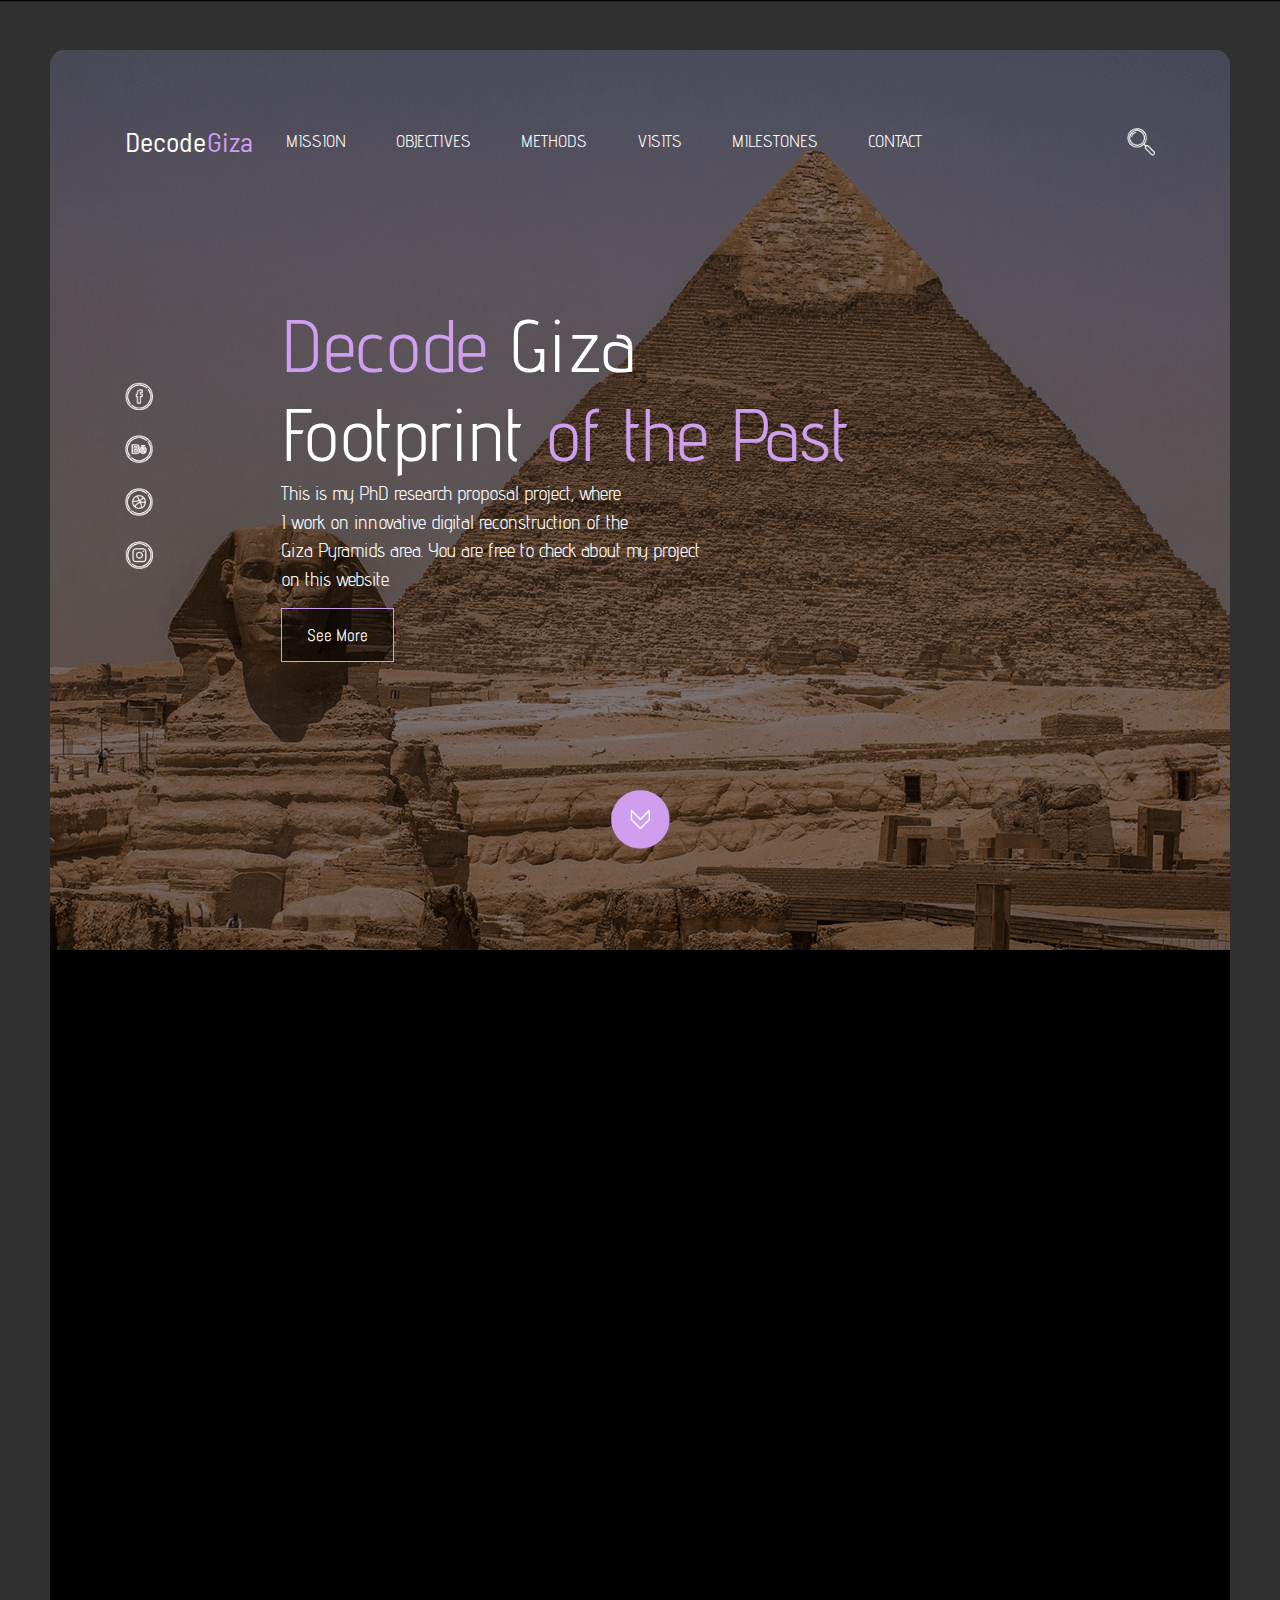
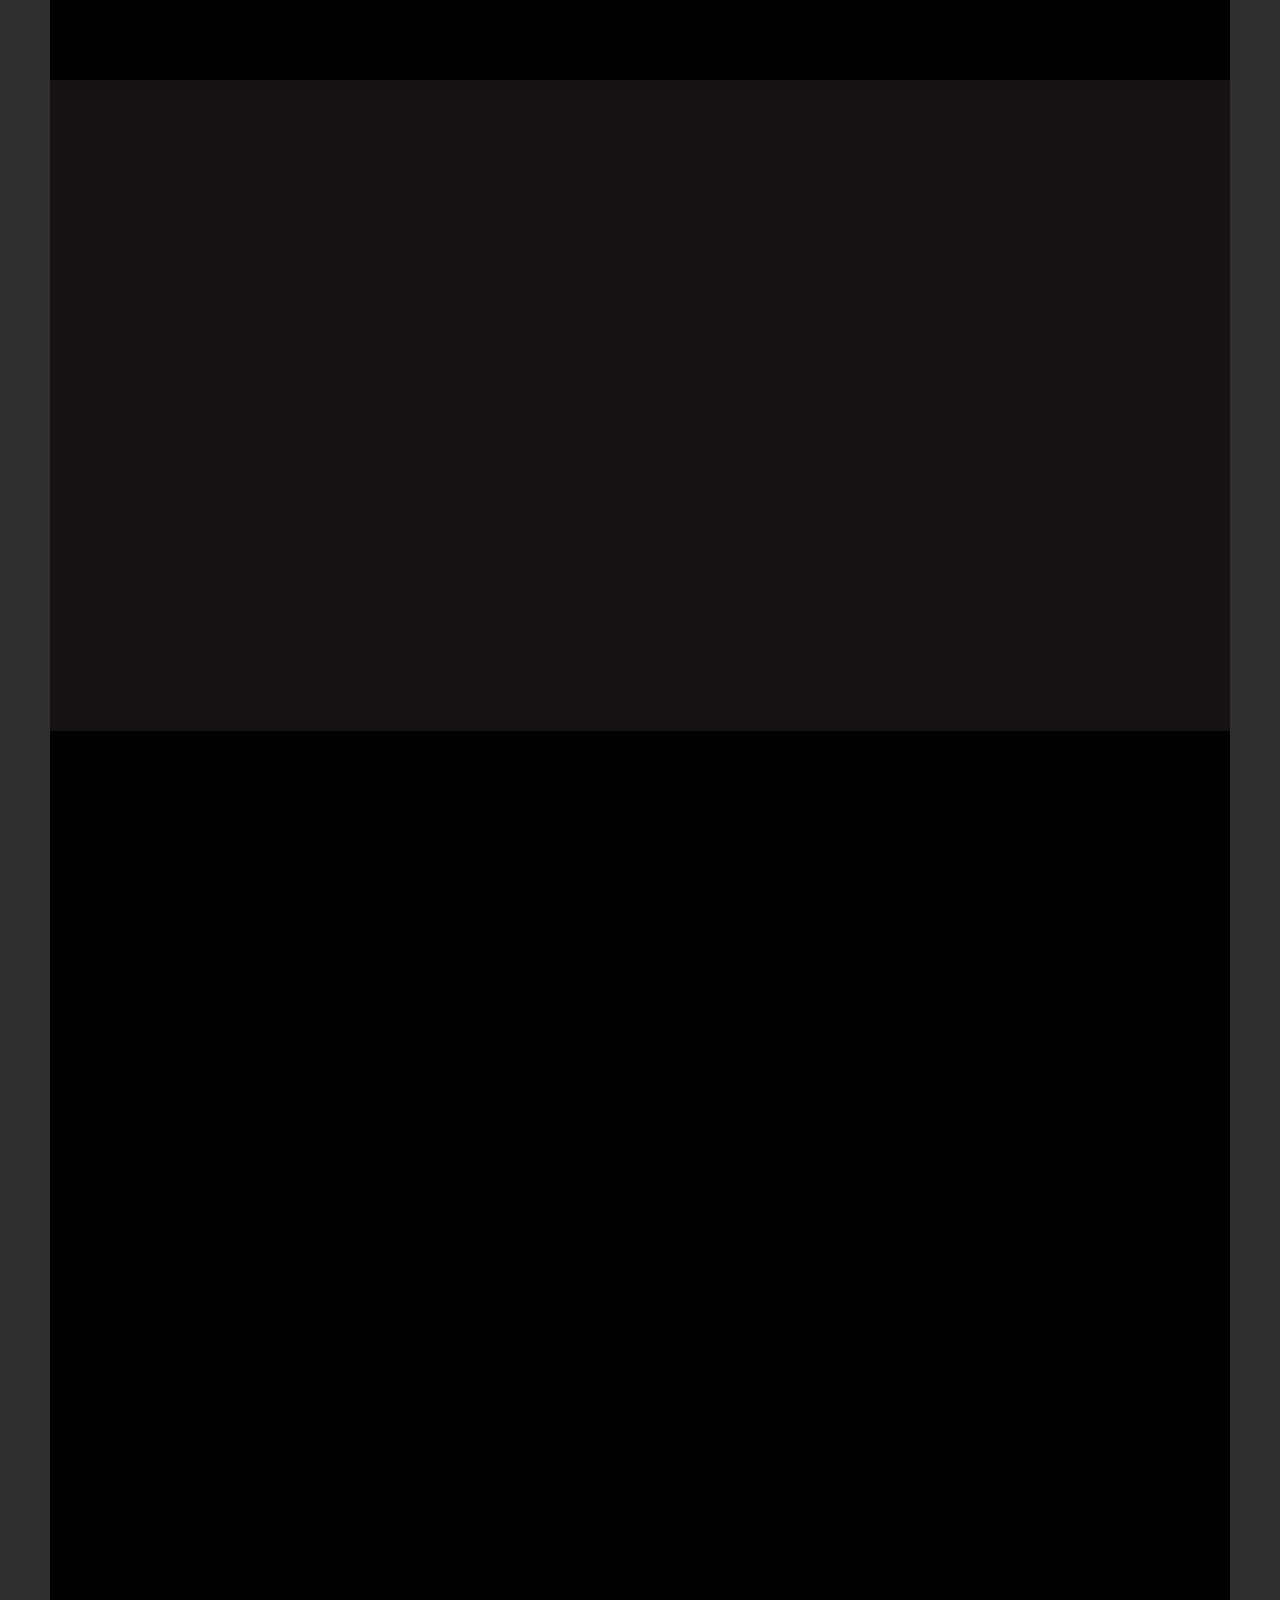
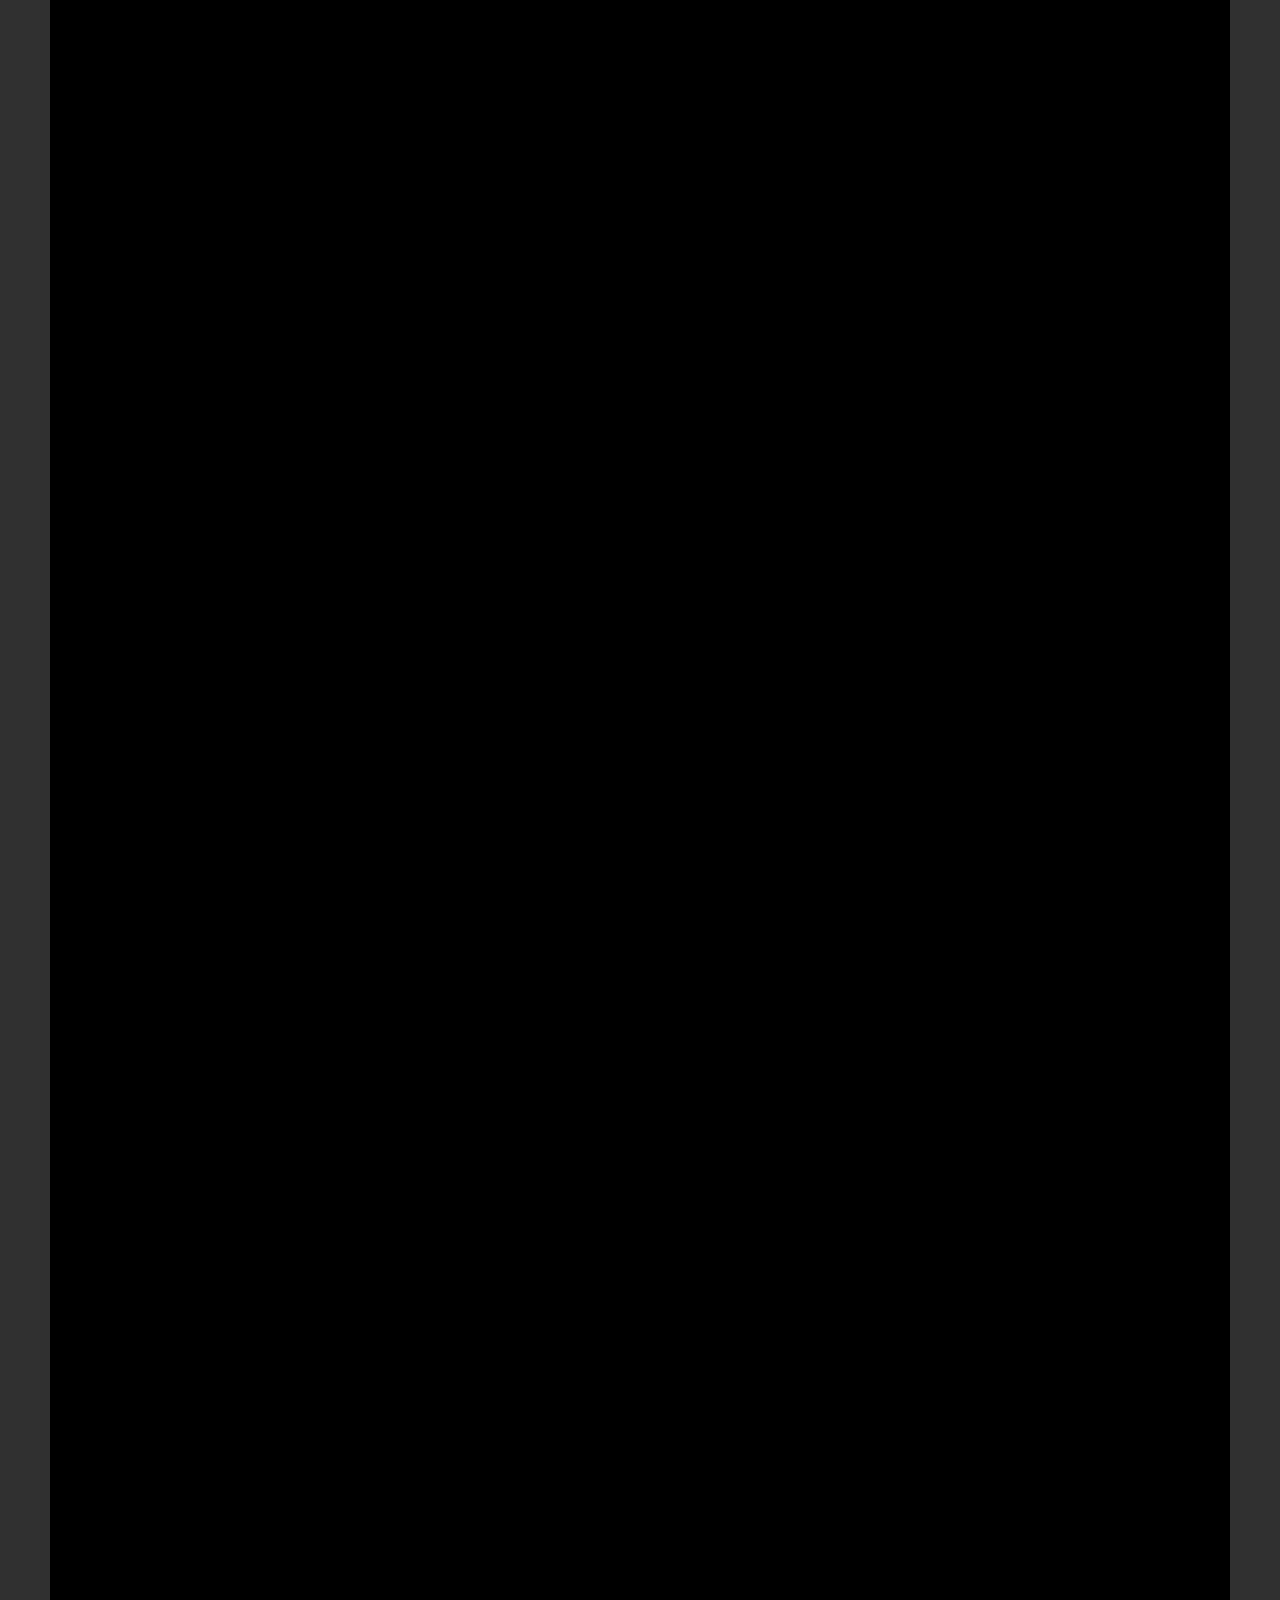
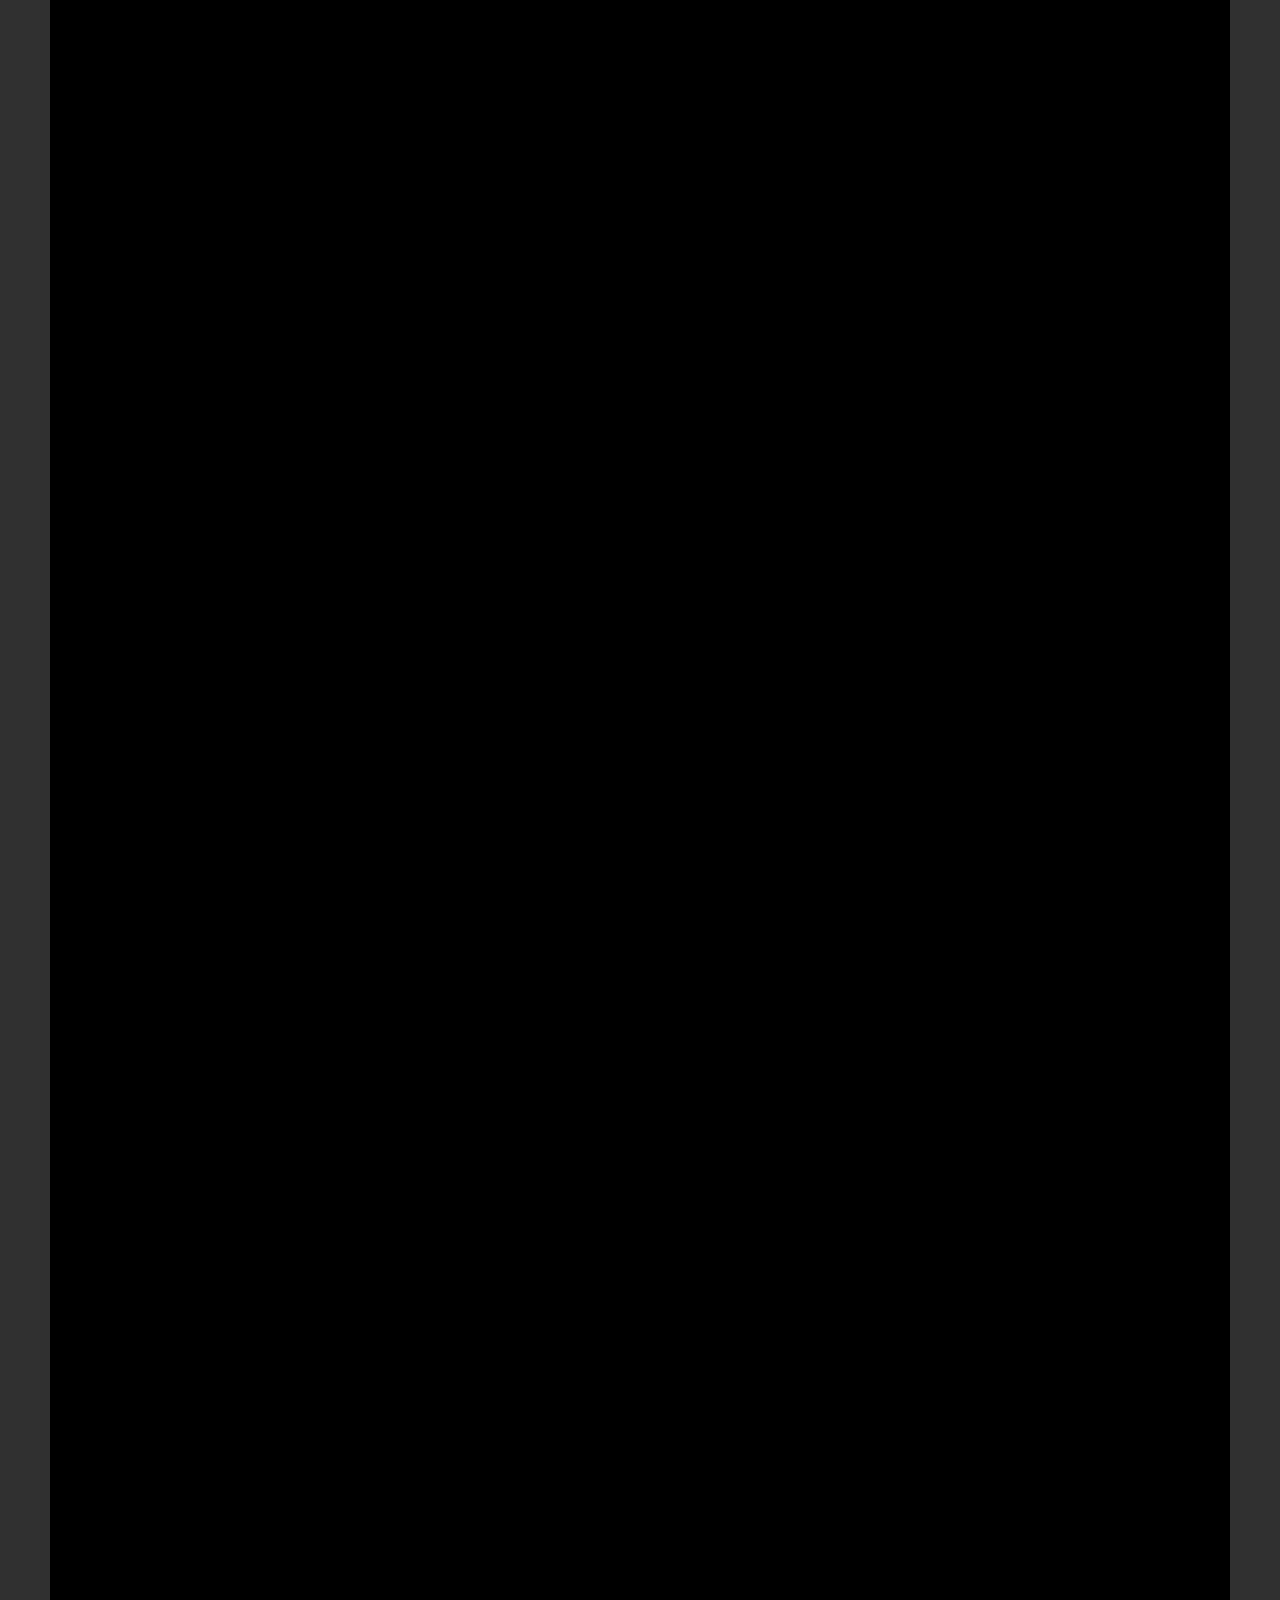
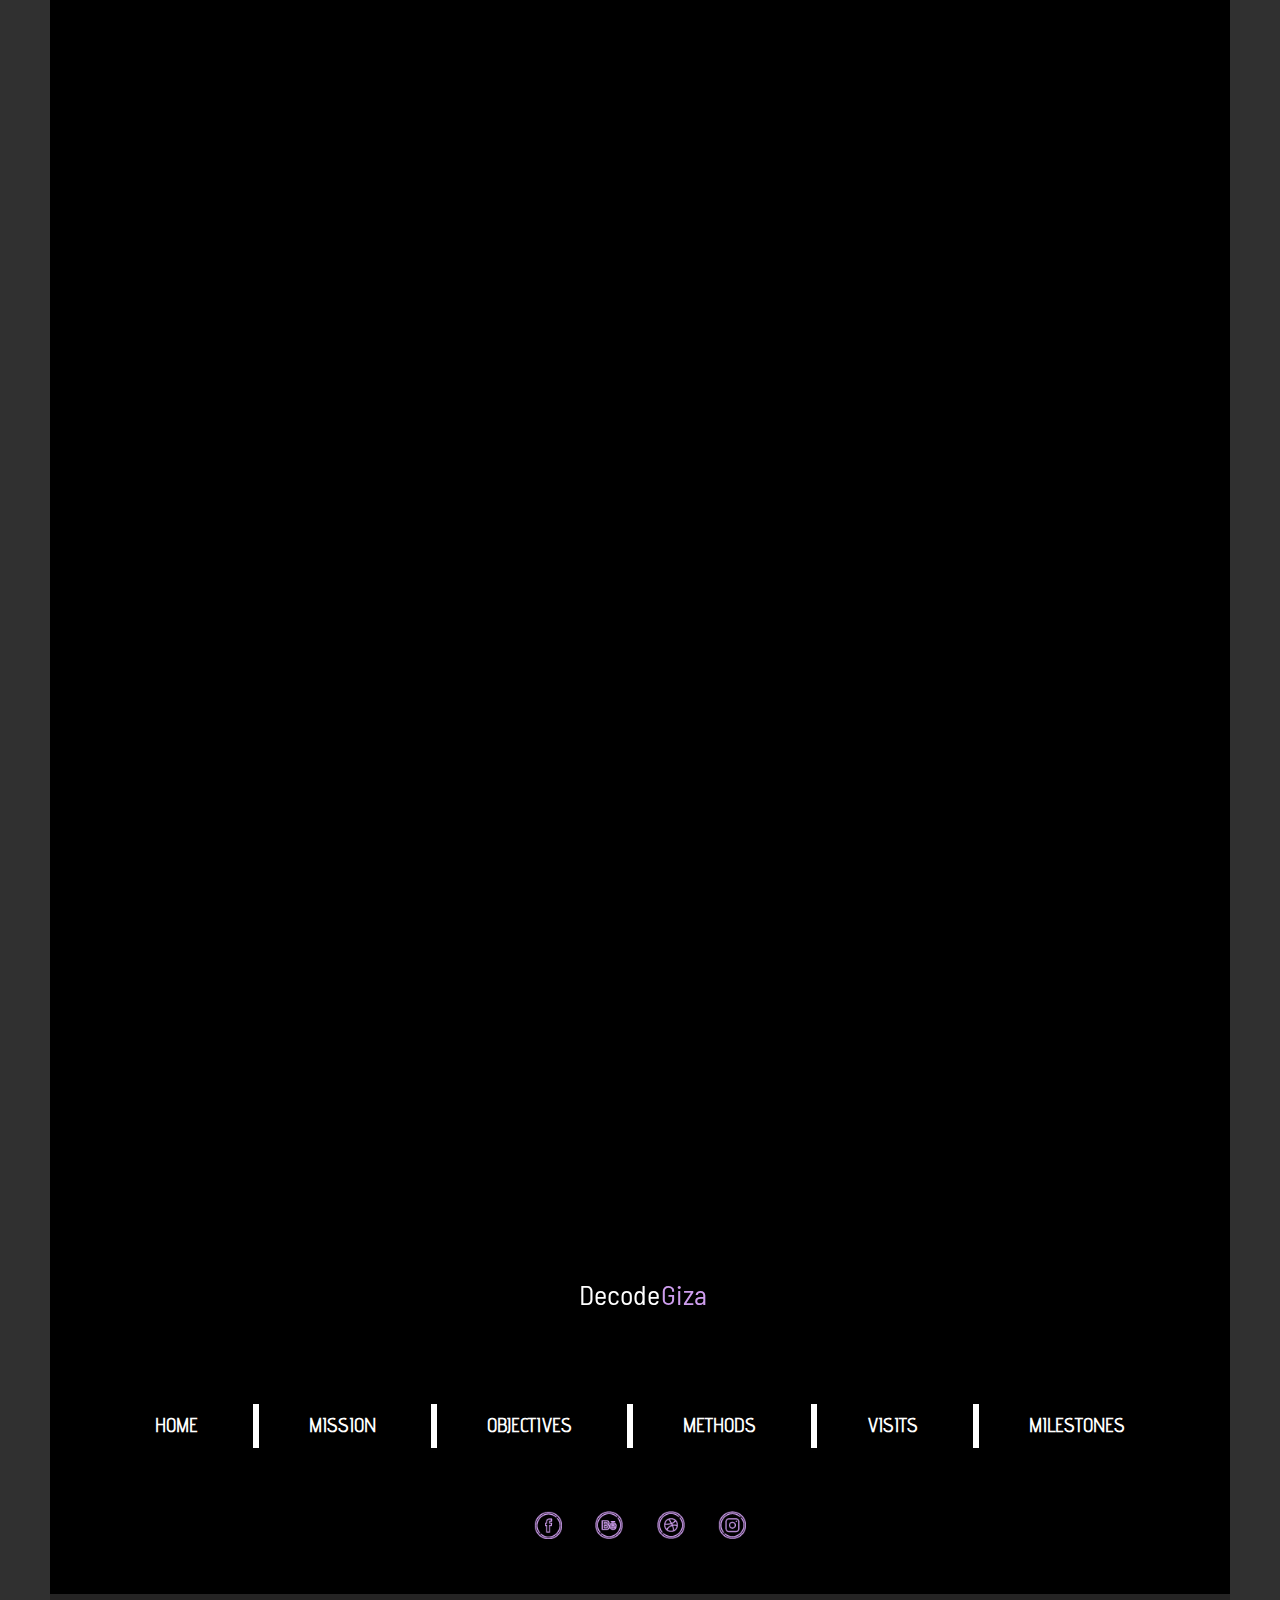
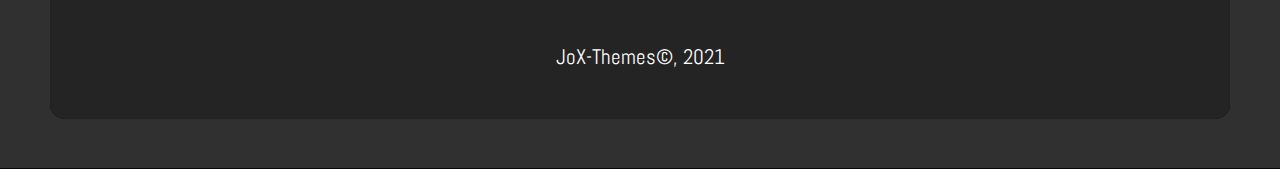
<file: index.html>
<!DOCTYPE html>

<!-- Website/Template Language -->
<html lang = "en">


    <head>
        <meta charset = "utf-8">

        <!-- Description, important for SEO -->
        <meta name = "description" content = "We Create Digital Worlds.">

        <!-- Keywords -->
        <meta name = "keywords" content = "Agency, Creative, Web, Design, Services, Modern, Blog, Responsive">

        <!-- Suiting for different device sizes -->
        <meta name="viewport" content="width=device-width, height=device-height, initial-scale=1.0, user-scalable=0, minimum-scale=1.0">

        <!-- For quality view on Internet Explorer -->
        <meta http-equiv = "X-UA-Compatible" content = "ie=edge">
        <link rel = "icon" type = "image/png" href = "Images/Title_Bar/Logo.png">
        <link rel = "stylesheet" type = "text/css" href = "SCSS/Bootstrap/bootstrap.css">
        <link rel = "stylesheet" type = "text/css" href = "SCSS/Bootstrap/bootstrap.min.css">
        <link rel = "stylesheet" type = "text/css" href = "SCSS/Bootstrap/bootstrap-grid.css">
        <link rel = "stylesheet" type = "text/css" href = "SCSS/Bootstrap/bootstrap-grid.min.css">
        <link rel = "stylesheet" type = "text/css" href = "SCSS/Bootstrap/bootstrap-reboot.css">
        <link rel = "stylesheet" type = "text/css" href = "SCSS/Bootstrap/bootstrap-reboot.min.css">
        <link href = "https://unpkg.com/aos@2.3.1/dist/aos.css" rel = "stylesheet">
        <link rel = "stylesheet" href = "SCSS/SCSS_Files/style.css">
        <link rel = "preload" href = "Fonts/Barlow/BarlowSemiCondensed-Regular.ttf" as = "font" type = "font/ttf" crossorigin>
        <title>
            Decode Giza - Digital Footprint of the Past
        </title>


        <!-- 

        ******************        
        COPYRIGHT, SOURCES
        ****************** 

        About, Shape, Img
        https://www.freepik.com/free-vector/colorful-liquid-banners_3862907.htm#page=1&query=Shapes&position=19 (coolvector)

        All Versions, Zenscroll
        https://zengabor.github.io/zenscroll/#about

        Background Image
        https://css-tricks.com/perfect-full-page-background-image/

        Behance Link
        https://www.behance.net/

        Blog, Cube, Icon
        https://www.flaticon.com/free-icon/3d-cube_84583 (Freepik)

        Blog, Illustrations
        https://www.freepik.com/free-vector/black-background-with-dark-gray-wavy-lines-design_11151535.htm#page=1&query=Black%20Design&position=14 (starline)

        Blog, Laptop
        https://unsplash.com/photos/gBVGfXZ8lmA (freestocks)

        Blog, Laptop, Icon
        https://www.flaticon.com/free-icon/laptop_118109 (Vectors Market)

        Blog, Lines, Icon
        https://www.flaticon.com/free-icon/data-wave_38860 (Freepik)

        Blog, Lines, Img
        https://www.freepik.com/free-vector/black-background-with-dark-gray-wavy-lines-design_11151535.htm#page=4&query=Lines&position=20 (starline)

        Blog, Trends, Img
        https://unsplash.com/photos/K9QHL52rE2k (Shapelined)

        Blog, Typography
        https://unsplash.com/photos/9UWXNSbEuYw (Francesco Ungaro)

        Blog, Typography, Icon
        https://www.flaticon.com/free-icon/enlarge-text_102569 (Freepik)

        Bootstrap, Img-Fluid
        https://getbootstrap.com/docs/4.0/content/images/

        Close Icon
        https://www.flaticon.com/free-icon/close_109702 (Freepik)

        Code, Calendar
        https://www.freepik.com/free-vector/calendar-with-curl-page_10603003.htm#page=1&query=Calendar&position=3 (macrovector)

        Code, Colors and Vectors
        Adobe Illustrator

        Code, Color Wheel
        https://www.canva.com/colors/color-wheel/

        Code Corrections
        Visual Studio Code

        Code, Crop a Circle in Image
        https://crop-circle.imageonline.co/

        Code, Icons, Vectors
        https://www.freepik.com/free-vector/find-person-job-opportunity_8063764.htm#page=1&query=Person&position=49 (studiogstock)

        Code, Man, Img
        https://unsplash.com/photos/DItYlc26zVI (christian buehner)

        Code, Text
        https://createdbycocoon.com/post/mac-or-windows-for-web-development

        Contact, Button, Submit
        https://www.w3schools.com/html/tryit.asp?filename=tryhtml_form_submit

        Contact, Chat Icon
        https://www.flaticon.com/free-icon/chat_126501 (Gregor Cresnar)

        Contact, Illustration
        https://www.freepik.com/free-vector/email-marketing-internet-chatting-24-hours-support-get-touch-initiate-contact-contact-us-feedback-online-form-talk-customers-concept_10780041.htm#page=1&query=Contact&position=23 (vectorjuice)

        Contact, Illustration
        https://www.freepik.com/free-vector/business-contact-us-landing-page_5480423.htm#page=1&query=Contact&position=47 (pikisuperstar)

        Contact, Input, Delete Highlight, Active
        https://stackoverflow.com/questions/1457849/how-to-remove-the-border-highlight-on-an-input-text-element (Cory)

        Contact, Input Types
        https://www.w3schools.com/html/html_form_input_types.asp

        Contact, Placeholder Color
        https://stackoverflow.com/questions/2610497/change-a-html5-inputs-placeholder-color-with-css (fuxia)

        Contact, Textarea
        https://www.w3schools.com/tags/tag_textarea.asp

        Contact, Video Icon
        https://www.flaticon.com/free-icon/photo-camera_125684 (Freepik)

        Contact, Video Icon
        https://www.flaticon.com/free-icon/shutter_129379 (Freepik)

        Contact, Writing Icon
        https://www.flaticon.com/free-icon/writing-tool_125471 (Freepik)

        Crop Images
        https://imageresizer.com/

        Design, Author Img
        https://unsplash.com/photos/Brl7bqld05E (Tamara Bellis)

        Design, Part of the Text
        https://254-online.com/line-visual-element-graphic-design/

        Dribbble Link
        https://dribbble.com/

        Facebook Icon
        https://www.flaticon.com/free-icon/facebook_87887 (Freepik)

        Facebook Link
        https://www.facebook.com/

        Filterable Portfolio
        https://www.youtube.com/watch?v=ZjrqnxDEkzA

        Fonts
        Google Fonts

        Footer, Copyright Symbol
        MS Word

        Hamburger Menu
        https://www.youtube.com/watch?v=BN6fH1nRDxA	

        Hamburger Menu, Inspirations
        https://agentestudio.com/blog/hamburger-menu-examples-and-alternatives

        Instagram Link
        https://www.instagram.com/

        jQuery
        https://jquery.com/download/

        jQuery, Autocomplete
        https://jqueryui.com/autocomplete/

        jQuery, CSS
        https://www.w3schools.com/jquery/jquery_css.asp

        jQuery, Hide and Show
        https://www.w3schools.com/jquery/jquery_hide_show.asp

        jQuery, Hover
        https://api.jquery.com/hover/

        jQuery, Mouse Leave
        https://api.jquery.com/mouseleave/

        Loader
        https://codepen.io/myacode/pen/gObdXJz

        Mathematical Operations
        Calculator

        Pick Colors
        Mozilla Eyedropper

        Projects, Img 1
        https://unsplash.com/photos/3LTht2nxd34 (David van Dijk)

        Projects, Img 2
        https://unsplash.com/photos/x2Tmfd1-SgA (Sarah Dorweiler)

        Projects, Img 3
        https://unsplash.com/photos/WZ-YnvCCLug (James Healy)

        Projects, Img 4
        https://unsplash.com/photos/7tFlUFGa7Dk (Darah Dorweiler)

        React
        https://reactjs.org/docs/add-react-to-a-website.html

        Search Form
        https://mdbootstrap.com/docs/jquery/forms/search/

        Search, Highlight Text
        http://jsfiddle.net/x8rpY/1/

        Search Icon
        https://www.freepik.com/free-icon/magnifiying-glass_862133.htm#page=1&query=Search&position=16 (Freepik)

        Services, Car
        https://www.flaticon.com/free-icon/mustang_130082 (Freepik)

        Services, Design
        https://www.flaticon.com/free-icon/pencil_124654 (Freepik)

        Services, Glasses
        https://www.flaticon.com/free-icon/eyeglasses_128645 (Freepik)

        Team, Img 1
        https://unsplash.com/photos/a3RhaDG_pNM (Nojan Namdar)

        Team, Img 2
        https://unsplash.com/photos/t24Wz_EFerc (Mike Austin)

        Team, Img 3
        https://unsplash.com/photos/T5xJF635Dc4 (David von Diemar)

        Trends, Female Icon
        https://www.freepik.com/free-vector/different-female-avatars_1089192.htm#page=5&query=Woman&position=36 (ddraw)

        Trends, Female Img
        https://unsplash.com/photos/9417pueOkiE (Allef Vinicius)

        Trends, Part of the Text
        https://254-online.com/shape-visual-element-graphic-design/

        Typography, Author
        https://unsplash.com/photos/WNoLnJo7tS8 (Julian Wan)

        Typography, Text
        https://penji.co/favorite-fonts/

        -->


        <!-- 


        *****************
        TABLE OF CONTENTS
        *****************

        1. Body
         1.1 Loader
          1.1.1 CreativY
          1.1.2 Square Container
         1.2 Content without Loader 
          1.2.1 Header
           1.2.1.1 Top
            1.2.1.1.1 Top Left 
           1.2.1.2 Middle
           1.2.1.3 Scroll
          1.2.2 About 
           1.2.2.1 Top
            1.2.2.1.1 Top Left
           1.2.2.2 Bottom
          1.2.3 Services
           1.2.3.1 Heading
           1.2.3.2 Bottom
            1.2.3.2.1 Bottom, Block
          1.2.4 Projects
           1.2.4.1 Heading
           1.2.4.2 Navbar
           1.2.4.3 Portfolio
          1.2.5 Team
           1.2.5.1 Heading
           1.2.5.2 Members
          1.2.6 Blog 
           1.2.6.1 Heading
           1.2.6.2 Top Left
           1.2.6.3 Top Right
           1.2.6.4 Bottom Left
           1.2.6.5 Bottom Right
          1.2.7 Contact
           1.2.7.1 Heading
           1.2.7.2 Line
           1.2.7.3 Contact Form
          1.2.8 Footer
           1.2.8.1 Logo
           1.2.8.2 Menu
           1.2.8.3 Social
           1.2.8.4 Bottom
         1.3 JavaScript Connections

        -->

    </head>


    <!-- BODY -->
    <body onload = "form_area.reset();">


        <!-- LOADER -->
        <section class = "align-items-center d-flex justify-content-center loader_section">
            <!-- CreativY -->
            <div class = "creativ">
                <h4 class = "m-0 pr-0">
                    Decode 
                    <span>
                        Giza
                    </span>
                </h4>
            </div>
            <!-- Squares Container -->
            <div class = "square_container">
                <div class = "square square1">
                    &nbsp;
                </div>
                <div class = "square square2">
                    &nbsp;
                </div>
                <div class = "square square3">
                    &nbsp;
                </div>
                <div class = "square square4">
                    &nbsp;
                </div>
                <div class = "square square5">
                    &nbsp;
                </div>
            </div>
        </section>


        <!-- CONTENT WITHOUT LOADER -->
        <div class = "content">


            <!-- HEADER -->
            <header id = "header_anchor">
                <!-- Top -->
                <div class = "m-0 p-0 row top" id = "menusticky">
                    <!-- Top, Left -->
                    <div class = "col-lg-12 col-xl-4 m-0 p-0 top_left">
                        <div class = "home_link">
                            <a href = "#">
                                <h4 class = "m-0 pr-0">
                                    Decode
                                    <span>
                                        Giza
                                    </span>
                                </h4>
                            </a>
                        </div>
                    </div>
                    <div class = "align-items-center col-lg-12 col-xl-4 d-flex m-0 p-0 top_middle">
                        <ul class = "m-0 p-0">
                            <li class = "m-0 p-0 hamb he">
                                <a class = "m-0 p-0 menu_click" href = "#">
                                    HOME
                                </a>
                            </li>
                            <li class = "mb-0 ml-0 p-0 hamb option_about">
                                <a class = "m-0 p-0 menu_click search_about" href = "#about_anchor" id = "searchOne">
                                    MISSION
                                </a>
                                <ul class = "process">
                                    <li>
                                        <a href = "HTML/creative.html">
                                            Mission Milestones
                                        </a>
                                    </li>
                                </ul>
                            </li>
                            <li class = "mb-0 ml-0 p-0 hamb">
                                <a class = "m-0 p-0 menu_click search_services" href = "#services_anchor" id = "searchTwo">
                                    OBJECTIVES
                                </a>
                            </li>
                            <li class = "mb-0 ml-0 p-0 hamb">
                                <a class = "m-0 p-0 menu_click search_projects" href = "#projects_anchor" id = "searchThree">
                                    METHODS
                                </a>
                            </li>
                            <li class = "mb-0 ml-0 p-0 hamb">
                                <a class = "m-0 p-0 menu_click" href = "#team_anchor">
                                    VISITS
                                </a>
                            </li>
                            <li class = "mb-0 ml-0 p-0 hamb">
                                <a class = "m-0 p-0 menu_click" href = "#blog_anchor">
                                    MILESTONES
                                </a>
                            </li>
                            <li class = "mb-0 ml-0 p-0 hamb">
                                <a class = "m-0 p-0 menu_click" href = "#contact_anchor">
                                    CONTACT
                                </a>
                            </li>
                        </ul>
                    </div>
                    <div class = "align-items-center col-sm-12 col-xl-4 d-flex justify-content-center justify-content-xl-end m-0 p-0 top_right">
                        <img class = "img-fluid close" src = "Images/Header/Close.png" alt = "Close">
                        <div class = "se" id = "search_area">
                            <img class = "img-fluid mb-0 ml-0 mt-0 pb-0 pl-0 pt-0 searchImg" src = "Images/Header/Search.png" alt = "Search">
                        </div>
                        <div class = "form">
                            <form class = "form-inline d-flex justify-content-end md-form form-sm mt-0">
                                <input class = "form-control form-control-sm ml-3 w-75 sear" type = "text" placeholder = "Search"
                                aria-label = "Search" id = "searchfor">
                            </form>
                        </div>
                    </div>
                </div>
                <!-- Hamburger Menu -->
                <div class = "header_hamburger">
                    <div class = "header_line header_lineTop">
                    </div>
                    <div class = "header_line header_lineMiddle">
                    </div>
                    <div class = "header_line header_lineBottom">
                    </div>
                </div> 
                <!-- Middle -->
                <div class = "align-items-center d-flex m-0 p-0 row middle">
                    <div class = "col-xl-6 d-flex justify-content-center justify-content-xl-start m-0 p-0 middle_left">
                        <div class = "mb-0 mr-0 p-0 social">
                            <a class = "mr-0 mt-0 p-0 social_fb" href = "https://www.facebook.com/groups/eadh.org">
                                <img class = "img-fluid m-0 p-0" src = "Images/Header/Facebook.png" alt = "Facebook">
                            </a>
                            <a class = "mr-0 mt-0 p-0" href = "https://www.behance.net/gallery/111559161/Decode-Giza">
                                <img class = "img-fluid m-0 p-0" src = "Images/Header/Behance.png" alt = "Behance">
                            </a>
                            <a class = "mr-0 mt-0 p-0" href = "https://dribbble.com/search/Egypt">
                                <img class = "img-fluid m-0 p-0" src = "Images/Header/Dribbble.png" alt = "Dribbble">
                            </a>
                            <a class = "in mr-0 mt-0 p-0" href = "https://www.instagram.com/amazingegypt/">
                                <img class = "img-fluid m-0 p-0" src = "Images/Header/Instagram.png" alt = "Instagram">
                            </a>
                        </div>
                    </div>
                    <div class = "col-xl-6 m-0 p-0 middle_right">
                        <div class = "holder">
                            <h1>
                                <span>
                                    Decode
                                </span>
                                Giza
                                <br>
                                Footprint
                                <span>
                                    of the Past
                                </span>
                            </h1>
                            <p>
                                This is my PhD research proposal project, where 
                                <br>
                                I work on innovative digital reconstruction of the
                                <br>
                                Giza Pyramids area. You are free to check about my project
                                <br>
                                on this website.
                            </p>
                        </div>
                        <div class = "button_area">
                            <a class = "button" href = "#projects_anchor">
                                See More
                            </a>
                        </div>
                    </div>
                </div>
                <!-- Scroll -->
                <div class = "scroll">
                    <a href = "#about_anchor">
                        <img class = "img-fluid" src = "Images/Header/Scroll.png" alt = "Scroll"> 
                    </a> 
                </div>
            </header>


            <!-- ABOUT -->
            <section class = "about_section" id = "about_anchor">
                <div data-aos = "fade-up">
                    <!-- Top -->
                    <div class = "mb-0 ml-0 mr-0 p-0 row top">
                        <!-- Top Left -->
                        <div class = "align-items-center col-12 col-xl-6 d-flex justify-content-sm-center justify-content-xl-start m-0 p-0 top_left">
                            <div class = "top_leftHolder">
                                <p>
                                    MISSION
                                </p>
                                <h3>
                                    TO BREAK BORDERS.
                                </h3>
                                <div class = "about_info">
                                    <p class = "info">
                                        My mission is to create innovative approach to research on Giza Plateau, and to make advancement with each new version of my work. 
                                    </p>
                                </div>
                            </div>
                        </div>
                        <div class = "col-12 col-xl-6 d-flex justify-content-center justify-content-xl-end m-xl-0 p-0 top_right">
                            <div class = "top_rightImg">
                                <img class = "img-fluid mb-0 ml-0 mt-0 p-0" src = "Images/About/Shape.png" alt = "Shape">
                            </div>
                        </div>
                    </div>
                    <div class = "d-flex justify-content-center">
                        <!-- Bottom -->
                        <div class = "ml-0 mr-0 p-0 row bottom">
                            <div class = "col-xl-3 m-0 p-0 bottom_leftOne">
                                <div class = "info_area">
                                    <h4>
                                        ENGINE
                                    </h4>
                                    <h2>
                                        Unity
                                    </h2>
                                </div>
                            </div>
                            <div class = "col-xl-3 m-0 p-0 bottom_leftTwo">
                                <div class = "info_area">
                                    <h4>
                                        MODELING
                                    </h4>
                                    <h2>
                                        Blender
                                    </h2>
                                </div>
                            </div>
                            <div class = "col-xl-3 m-0 p-0 bottom_rightOne">
                                <div class = "info_area">
                                    <h4>
                                        LOCATION
                                    </h4>
                                    <h2>
                                        Giza
                                    </h2>
                                </div>
                            </div>
                            <div class = "col-xl-3 m-0 p-0 bottom_rightTwo">
                                <div class = "info_area">
                                    <h4>
                                        PERIOD
                                    </h4>
                                    <h2>
                                        IV Dyn.
                                    </h2>
                                </div>
                            </div>
                        </div> 
                    </div>
                </div>
            </section>


            <!-- SERVICES -->
            <section class = "services_section" id = "services_anchor">
                <div data-aos = "fade-up">
                    <!-- Heading -->
                    <p>
                        OBJECTIVES
                    </p>
                    <h3>
                        TO COMBINE THE WORLDS.
                    </h3>
                    <!-- Bottom -->
                    <div class = "mb-0 ml-0 mr-0 pl-0 pr-0 pt-0 row bottom">
                        <!-- Bottom, Block -->
                        <div class = "branding col-xl-4 m-0 p-0 bottom_block">
                            <div class = "bottom_blockHolder">
                                <div class = "ellipse_holder">
                                    <div class = "m-0 p-0 ellipse">
                                        <div class = "ellipse_img">
                                            <img class = "img-fluid m-0 p-0" src = "Images/Services/Eyeglasses.png" alt = "Eyeglasses">
                                        </div>
                                    </div>
                                </div>
                                <p class = "mb-0 ml-0 mr-0 p-0 service">
                                    PAST
                                </p>
                                <div class = "service_infoHolder">
                                    <p class = "mb-0 ml-0 mr-0 p-0 service_info">
                                        Archaeology and history are absolutely necessary, to be used as corner stone for creation of Giza Plateau digital environment.
                                    </p>
                                </div>
                            </div>
                        </div>
                        <div class = "col-xl-4 mb-0 ml-0 mr-0 p-0 bottom_block design">
                            <div class = "bottom_blockHolder">
                                <div class = "ellipse_holder">
                                    <div class = "m-0 p-0 ellipse">
                                        <div class = "design_img ellipse_img">
                                            <img class = "img-fluid m-0 p-0" src = "Images/Services/Design.png" alt = "Design">
                                        </div>
                                    </div>
                                </div>
                                <p class = "mb-0 ml-0 mr-0 p-0 service">
                                    DIGITAL
                                </p>
                                <div class = "service_infoHolder">
                                    <p class = "mb-0 ml-0 mr-0 p-0 service_info">
                                        It is crucial to be introduced game engines and modeling tools in research efforts on Giza Plateau.
                                    </p>
                                </div>
                            </div>
                        </div>
                        <div class = "col-xl-4 mb-0 ml-0 mr-0 p-0 bottom_block prototyping">
                            <div class = "bottom_blockHolder">
                                <div class = "ellipse_holder">
                                    <div class = "m-0 p-0 ellipse">
                                        <div class = "ellipse_img">
                                            <img class = "img-fluid m-0 p-0" src = "Images/Services/Car.png" alt = "Car">
                                        </div>
                                    </div>
                                </div>
                                <p class = "mb-0 ml-0 mr-0 p-0 service">
                                    FUTURE
                                </p>
                                <div class = "service_infoHolder">
                                    <p class = "mb-0 ml-0 mr-0 p-0 service_info">
                                        Digital efforts in history and archaeology need to be our legacy for future generations of the Egypt explorers. 
                                    </p>
                                </div>
                            </div>
                        </div>
                    </div>
                </div>
            </section>


            <!-- PROJECTS -->
            <section class = "projects_section" id = "projects_anchor">
                <div data-aos = "fade-up">
                    <!-- Heading -->
                    <p>
                        METHODS
                    </p>
                    <h3>
                        TO COLLECT THE FACTS.
                    </h3>
                    <!-- Navbar -->
                    <div class = "navbar">
                        <ul>
                            <li class = "all list" data-filter = "all">
                                ALL
                            </li>
                            <li class = "branding list" data-filter = "branding_data">
                                HISTORY
                            </li>
                            <li class = "design list" data-filter = "design_data">
                                INTERVIEWS & TESTING
                            </li>
                            <li class = "list prototyping" data-filter = "prototyping_data">
                                COMPARATIVE
                            </li>
                        </ul>
                    </div>
                    <!-- Portfolio -->
                    <div class = "ml-0 mr-0 p-0 row portfolio">
                        <div class = "branding_data col-12 col-xl-4 itemBox m-0 p-0">
                            <div>
                                <img class = "img-fluid large m-0 p-0" src = "Images/Projects/Img_3.png" alt = "Work 1">
                            </div>
                        </div>
                        <div class = "col-12 col-xl-4 design_data itemBox m-0 p-0">
                            <div>
                                <div class = "d-flex justify-content-center justify-content-xl-start">
                                    <div class = "middle_top">
                                        <img class = "img-fluid m-0 p-0 small" src = "Images/Projects/Img_1.png" alt = "Work 2">
                                    </div>
                                </div>
                                <div class = "d-flex holder justify-content-center justify-content-xl-start">
                                    <div class = "middle_bottom">
                                        <img class = "img-fluid m-0 p-0 small" src = "Images/Projects/Img_2.png" alt = "Work 3">
                                    </div>
                                </div>
                            </div>
                        </div>
                        <div class = "col-12 col-xl-4 itemBox m-0 p-0 prototyping_data">
                            <div>
                                <img class = "img-fluid large m-0 p-0" src = "Images/Projects/Img_4.jpg" alt = "Work 4">
                            </div>
                        </div>
                    </div>
                </div>
            </section>


            <!-- TEAM -->
            <section class = "team_section" id = "team_anchor">
                <div data-aos = "fade-up">
                    <!-- Heading -->
                    <p>
                        VISITS
                    </p>
                    <h3>
                        TO VISIT LOCATIONS.
                    </h3>
                    <div class = "d-flex justify-content-center">
                        <!-- Members -->
                        <div class = "ml-0 mr-0 p-0 row members">
                            <div class = "col-xl-4 p-0 member">
                                <div class = "left">
                                    <div class = "member_1">
                                        <img class = "img-fluid m-0 p-0 member_img" src = "Images/Team/Img_1.png" alt = "Web Developer">
                                    </div>
                                </div>
                                <div class = "info_area">
                                    <p class = "expert">
                                        MUSEUMS
                                    </p>
                                    <p class = "name">
                                        Germany, Italy
                                    </p>
                                    <p class = "info">
                                        Museo Egizio, Turin & Egyptian Museum, Berlin.
                                    </p>
                                    <div class = "social">
                                        <div>
                                            <a href = "https://www.facebook.com/museoegizio/">
                                                <img class = "img-fluid m-0 p-0" src = "Images/Team/Facebook.png" alt = "Facebook">
                                            </a>
                                            <a href = "https://www.behance.net/search/projects?search=museo%20egizio">
                                                <img class = "img-fluid m-0 p-0" src = "Images/Team/Behance.png" alt = "Behance">
                                            </a>
                                            <a href = "https://dribbble.com/shots/10469218-Nefertiti-Neues-Museum">
                                                <img class = "img-fluid m-0 p-0" src = "Images/Team/Dribbble.png" alt = "Dribbble">
                                            </a>
                                            <a href = "https://www.instagram.com/museoegizio/">
                                                <img class = "img-fluid m-0 p-0" src = "Images/Team/Instagram.png" alt = "Instagram">
                                            </a>
                                        </div>
                                    </div>
                                </div>
                            </div>
                            <div class = "col-xl-4 member p-0">
                                <img class = "img-fluid m-0 member_img p-0" src = "Images/Team/Img_2.jpg" alt = "Graphic Designer">
                                <div class = "info_area">
                                    <p class = "expert">
                                        CENTRE & LAB
                                    </p>
                                    <p class = "name">
                                        Austria, Italy
                                    </p>
                                    <p class = "info">
                                        Digital Humanities, Graz & Mappa Lab, Pisa.
                                    </p>
                                    <div class = "social">
                                        <div>
                                            <a href = "https://de-de.facebook.com/stadtgraz/">
                                                <img class = "img-fluid m-0 p-0" src = "Images/Team/Facebook.png" alt = "Facebook">
                                            </a>
                                            <a href = "https://www.behance.net/gallery/10209763/Pisa-Italy?tracking_source=search_projects_recommended%7CPisa,%20Italy">
                                                <img class = "img-fluid m-0 p-0" src = "Images/Team/Behance.png" alt = "Behance">
                                            </a>
                                            <a href = "https://dribbble.com/shots/2806908-Town-Hall-of-Graz">
                                                <img class = "img-fluid m-0 p-0" src = "Images/Team/Dribbble.png" alt = "Dribbble">
                                            </a>
                                            <a href = "https://www.instagram.com/mappalab/">
                                                <img class = "img-fluid m-0 p-0" src = "Images/Team/Instagram.png" alt = "Instagram">
                                            </a>
                                        </div>
                                    </div>
                                </div>
                            </div>
                            <div class = "col-xl-4 member p-0">
                                <img class = "img-fluid m-0 member_img p-0" src = "Images/Team/Img_3.jpg" alt = "UX/UI Designer">
                                <div class = "info_area">
                                    <p class = "expert">
                                        INSTITUTE
                                    </p>
                                    <p class = "name">
                                        Austria
                                    </p>
                                    <p class = "info">
                                        Institute for European and Oriental Archaeology, Vienna.
                                    </p>
                                    <div class = "social">
                                        <div>
                                            <a href = "https://www.facebook.com/ViennaTouristBoard">
                                                <img class = "img-fluid m-0 p-0" src = "Images/Team/Facebook.png" alt = "Facebook">
                                            </a>
                                            <a href = "https://www.behance.net/gallery/97338407/Vienna-Austria?tracking_source=search_projects_recommended%7CVienna">
                                                <img class = "img-fluid m-0 p-0" src = "Images/Team/Behance.png" alt = "Behance">
                                            </a>
                                            <a href = "https://dribbble.com/shots/3774091-Vienna">
                                                <img class = "img-fluid m-0 p-0" src = "Images/Team/Dribbble.png" alt = "Dribbble">
                                            </a>
                                            <a href = "https://www.instagram.com/vienna_austria/">
                                                <img class = "img-fluid m-0 p-0" src = "Images/Team/Instagram.png" alt = "Instagram">
                                            </a>
                                        </div>
                                    </div>
                                </div>
                            </div>
                        </div>
                    </div>
                </div>
            </section>


            <!-- BLOG -->
            <section class = "blog_section" id = "blog_anchor">
                <div data-aos = "fade-up">
                    <!-- Heading -->
                    <p>
                        MILESTONES
                    </p>
                    <h3>
                        TO CREATE BREAKPOINTS.
                    </h3>
                    <div class = "d-flex justify-content-center">
                        <div class = "blogs mb-0 ml-0 mr-0 p-0 row">
                            <div class = "col-xl-6 d-flex justify-content-center justify-content-xl-end m-0 p-0">
                                <!-- Top Left -->
                                <div class = "top_left">
                                    <img class = "img-fluid large_img m-0 p-0" src = "Images/Blog/Mac.png" alt = "Laptop and Desktop">
                                    <div class = "icon">
                                        <img class = "img-fluid m-0 p-0" src = "Images/Blog/Laptop.png" alt = "Lap">
                                        <h5>
                                            HISTORY & ARCHAEOLOGY
                                        </h5>
                                    </div>
                                    <div class = "info_area">
                                        <h5 class = "info">
                                            Cornerstone required for creation of Decode Giza Digital Environment.
                                        </h5>
                                    </div>
                                    <div class = "button">
                                        <a href = "HTML/code.html">
                                            Read More
                                        </a>
                                    </div>
                                </div>
                            </div>
                            <div class = "col-xl-6 d-flex d-flex justify-content-center justify-content-xl-start m-0 p-0">
                                <!-- Top Right -->
                                <div class = "top_right">
                                    <img class = "img-fluid large_img m-0 p-0" src = "Images/Blog/Trends.png" alt = "Trends">
                                    <div class = "icon">
                                        <img class = "img-fluid m-0 p-0" src = "Images/Blog/Cube.png" alt = "Cube Icon">
                                        <h5>
                                            DIGITAL TOOLS
                                        </h5>
                                    </div>
                                    <div class = "info_area">
                                        <h5 class = "info">
                                            Work on such complex project, requires appropriate digital tools, which have to be explained and explored.
                                        </h5>
                                    </div>
                                    <div class = "button">
                                        <a href = "HTML/trends.html">
                                            Read More
                                        </a>
                                    </div>
                                </div>
                            </div>
                            <div class = "col-xl-6 d-flex d-flex justify-content-center justify-content-xl-end mb-0 ml-0 mr-0 p-0">
                                <!-- Bottom Left -->
                                <div class = "bottom_left">
                                    <img class = "img-fluid large_img m-0 p-0" src = "Images/Blog/Typography.png" alt = "Typography">
                                    <div class = "icon">
                                        <img class = "img-fluid m-0 p-0" src = "Images/Blog/Typography_Icon.png" alt = "Typography Icon">
                                        <h5>
                                            3D ENVIRONMENT
                                        </h5>
                                    </div>
                                    <div class = "info_area">
                                        <h5 class = "info">
                                            Giza Plateau - 3D Environment is in the core of this research. All other parts are there for support purpose.
                                        </h5>
                                    </div>
                                    <div class = "button">
                                        <a href = "HTML/typography.html">
                                            Read More
                                        </a>
                                    </div>
                                </div>
                            </div>
                            <div class = "col-xl-6 d-flex d-flex justify-content-center justify-content-xl-start ml-0 mr-0 p-0">
                                <!-- Bottom Right -->
                                <div class = "bottom_right">
                                    <img class = "img-fluid large_img m-0 p-0" src = "Images/Blog/Lines.png" alt = "Lines">
                                    <div class = "icon">
                                        <img class = "img-fluid m-0 p-0" src = "Images/Blog/Lines_Icon.png" alt = "Lines Icon">
                                        <h5>
                                            COMPARATIVE APPROACH
                                        </h5>
                                    </div>
                                    <div class = "info_area">
                                        <h5 class = "info">
                                            Crucial to see more about development of digital projects about other countries in the ancient world.
                                        </h5>
                                    </div>
                                    <div class = "button">
                                        <a href = "HTML/design.html">
                                            Read More
                                        </a>
                                    </div>
                                </div>
                            </div>
                        </div>
                    </div>
                </div>
            </section>


            <!-- CONTACT -->
            <section class = "contact_section" id = "contact_anchor">
                <div data-aos = "fade-up">
                    <!-- Heading -->
                    <p>
                        CONTACT
                    </p>
                    <h3>
                        TALK WITH ME.
                    </h3>
                    <div class = "d-flex justify-content-center">
                        <div class = "comm">
                            <!-- Line -->
                            <div class = "line m-0 p-0 row">
                                <div class = "block col-xl-4 d-flex justify-content-center m-0 p-0">
                                    <div class = "holder">
                                        <div class = "align-items-center circle d-flex justify-content-center">
                                            <div>
                                                <img class = "img-fluid m-0 p-0 small_img25" src = "Images/Contact/Writing.png" alt = "Writing">
                                            </div>
                                        </div>
                                        <p class = "info">
                                            WRITE
                                        </p>
                                    </div>
                                </div>
                                <div class = "block block2 col-xl-4 d-flex justify-content-center m-xl-0 p-0">
                                    <div class = "holder">
                                        <div class = "align-items-center circle d-flex justify-content-center">
                                            <div>
                                                <img class = "img-fluid m-0 p-0 small_img49" src = "Images/Contact/Chat.png" alt = "Chat">
                                            </div>
                                        </div>
                                        <p class = "info m-0 p-0">
                                            CHAT
                                        </p>
                                    </div>
                                </div>
                                <div class = "block block3 col-xl-4 d-flex justify-content-center m-xl-0 p-0">
                                    <div class = "holder">
                                        <div class = "align-items-center circle d-flex justify-content-center">
                                            <div class = "img_video">
                                                <img class = "img-fluid m-0 p-0 small_img49" src = "Images/Contact/Camera.png" alt = "Video">
                                            </div>
                                        </div>
                                        <p class = "info m-0 p-0">
                                            VIDEO
                                        </p>
                                    </div>
                                </div>
                            </div>
                        </div>
                    </div>
                    <!-- Contact Form -->
                    <div class = "align-items-xl-center contact_area d-flex p-0 row">
                        <div class = "block col-xl-6 m-0 p-0">
                            <img class = "img-fluid m-0 p-0 large_img" src = "Images/Contact/Contact.png" alt = "Contact">
                        </div>
                        <div class = "block block2 col-xl-6 d-flex justify-content-center justify-content-xl-end m-xl-0 p-0 right">
                            <form action = "mail.php" class = "cForm" id = "form_area" method = "post" onsubmit = "return sendContact(this)" novalidate>
                                <input class = "field" id = "mail" name = "mailArea" placeholder = "Email" required = "test" type = "email">
                                <input class = "field marg" id = "name" name = "nameArea"placeholder = "Name" type = "text">
                                <input class = "field marg" id = "phone" name = "phoneArea" placeholder = "Phone" type = "text">
                                <textarea class = "message marg texta" id = "message" name = "messageArea" placeholder = "Message"></textarea>
                                <input class = "button marg" id = "butt" onclick = "sendContact()" type = "submit" value = "Submit">
                                <div class = "msgs">
                                    <div class = "error" id = "error_message">
                                    </div>
                                    <div class = "submitted" id = "submit_message">
                                    </div>
                                </div>
                            </form>
                        </div>
                    </div>
                </div>
            </section>


            <!-- FOOTER -->
            <footer>
                <!-- Logo -->
                <h4 class = "logo mb-0 ml-0 mr-0 pb-0 pl-0 pr-0 text-center">
                    Decode
                    <span>
                        Giza
                    </span>
                </h4>
                <!-- Menu -->
                <div class = "d-flex justify-content-center menu">
                    <ul>
                        <li>
                            <a href = "#">
                                HOME
                            </a>
                        </li>
                        <li>
                            <a href = "#about_anchor">
                                MISSION
                            </a>
                        </li>
                        <li>
                            <a href = "#services_anchor">
                                OBJECTIVES
                            </a>
                        </li>
                        <li>
                            <a href = "#projects_anchor">
                                METHODS
                            </a>
                        </li>
                        <li>
                            <a href = "#team_anchor">
                                VISITS
                            </a>
                        </li>
                        <li class = "footer_blog">
                            <a href = "#blog_anchor">
                                MILESTONES
                            </a>
                        </li>
                    </ul>
                </div>
                <!-- Social -->
                <div class = "d-flex justify-content-center social">
                    <div class = "social_inside">
                        <a href = "https://www.facebook.com/jovan.stanisic.94/">
                            <img class = "img-fluid m-0 p-0" src = "Images/Team/Facebook.png" alt = "Facebook Icon">
                        </a>
                        <a href = "https://www.behance.net/jst2016b3e2">
                            <img class = "img-fluid m-0 p-0" src = "Images/Team/Behance.png" alt = "Behance Icon">
                        </a>
                        <a href = "https://dribbble.com/JoXiR">
                            <img class = "img-fluid m-0 p-0" src = "Images/Team/Dribbble.png" alt = "Dribbble Icon">
                        </a>
                        <a href = "https://www.instagram.com/digitalsand1/">
                            <img class = "img-fluid m-0 p-0" src = "Images/Team/Instagram.png" alt = "Instagram Icon">
                        </a>
                    </div>
                </div>
                <!-- Bottom -->
                <div class = "align-items-center bottom d-flex justify-content-center">
                    <h5>
                        JoX-Themes©, 2021
                    </h5>
                </div>
            </footer>


        </div>  


        <!-- JavaScript Connections -->
        <script src = 'JS/jquery-3.6.0.min.js'>
        </script>
        <script src = 'JS/popper.min.js'>
        </script>
        <script src = 'JS/Bootstrap/bootstrap.js'>
        </script>
        <script src = 'JS/Bootstrap/bootstrap.min.js'>
        </script>
        <script src = 'JS/Bootstrap/bootstrap.bundle.js'>
        </script>
        <script src = 'JS/Bootstrap/bootstrap.bundle.min.js'>
        </script>
        <script src = 'JS/contact.js'>
        </script>
        <script src = 'JS/load.js'>
        </script>
        <script src = 'JS/menu.js'>
        </script>
        <script src = 'JS/pageTop.js'>
        </script>
        <script src = 'JS/projects.js'>
        </script>
        <script src = 'JS/search.js'>
        </script>
        <script src = 'JS/sticky.js'>
        </script>
        <script src = 'JS/zenscroll-min.js'>
        </script>
        <script src = "https://unpkg.com/aos@2.3.1/dist/aos.js">
        </script>
        <script src = 'JS/aos.js'>
        </script>


    </body>


</html>
</file>
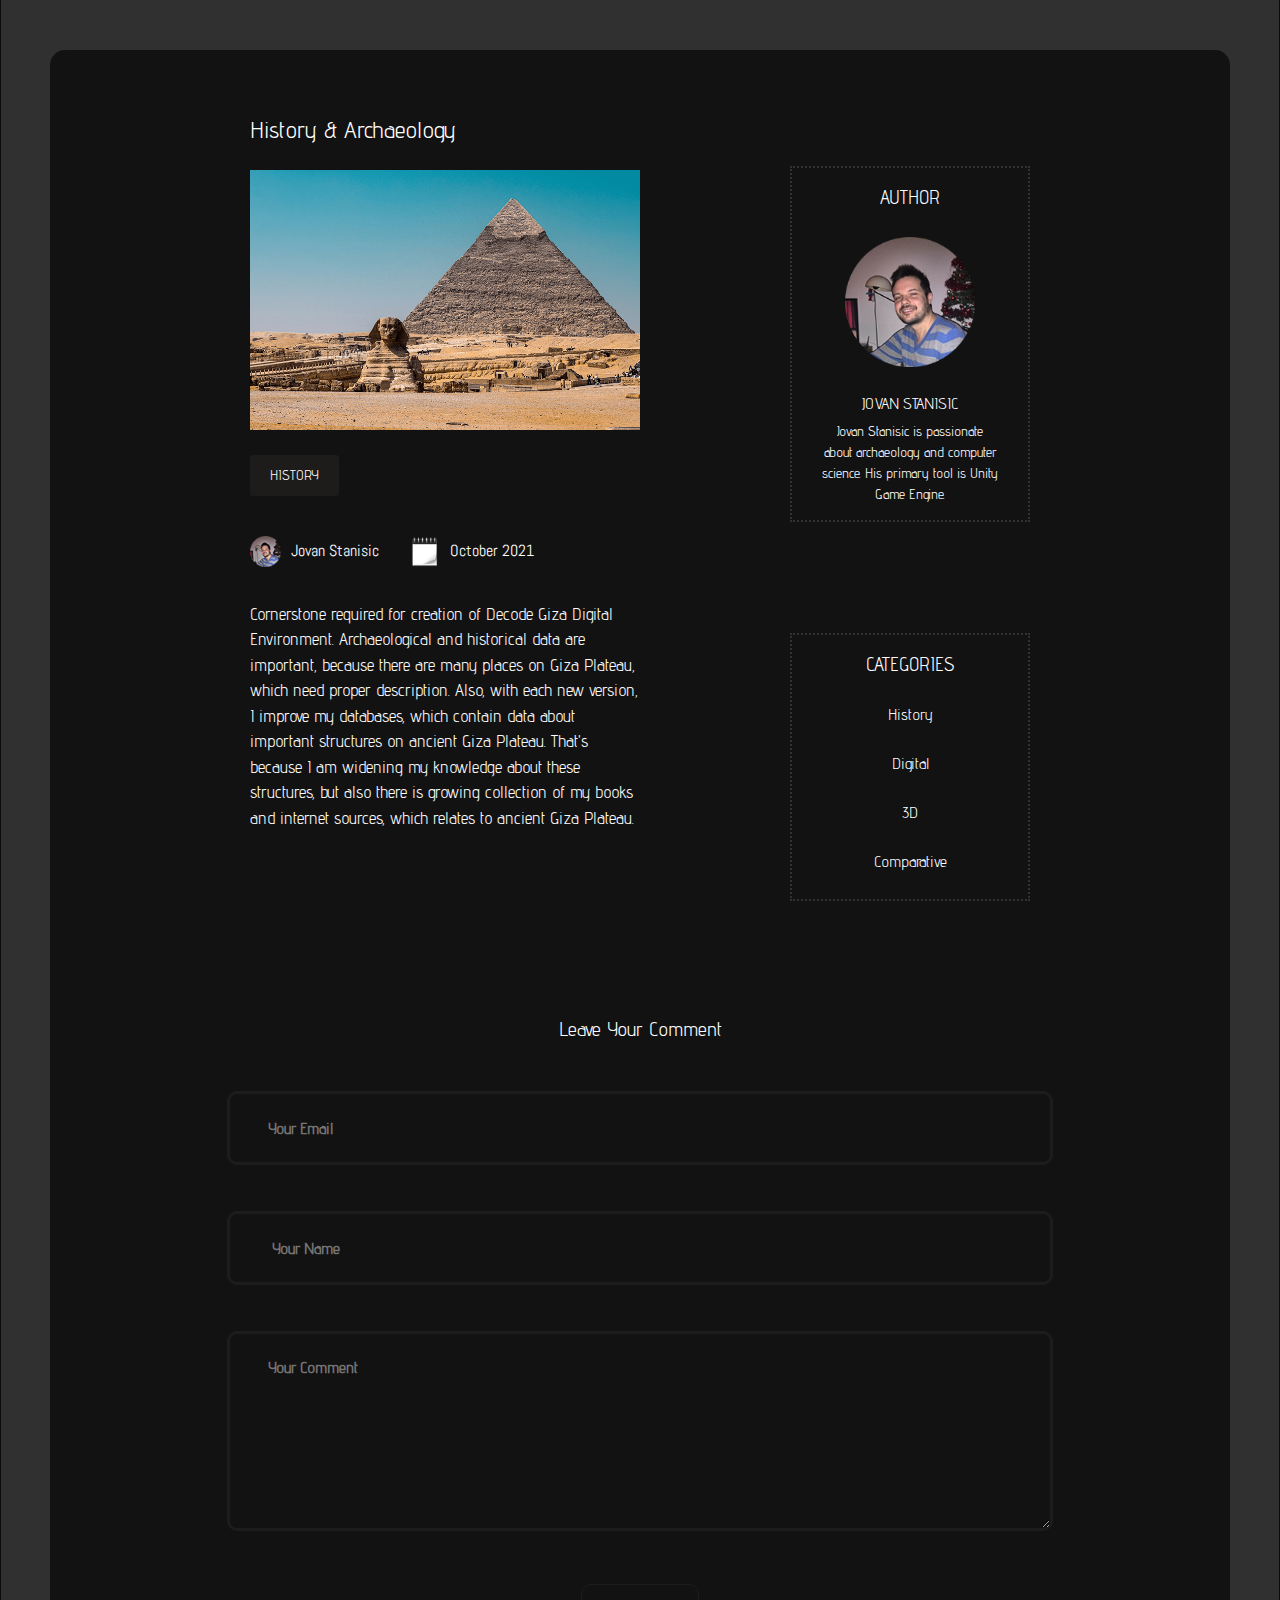
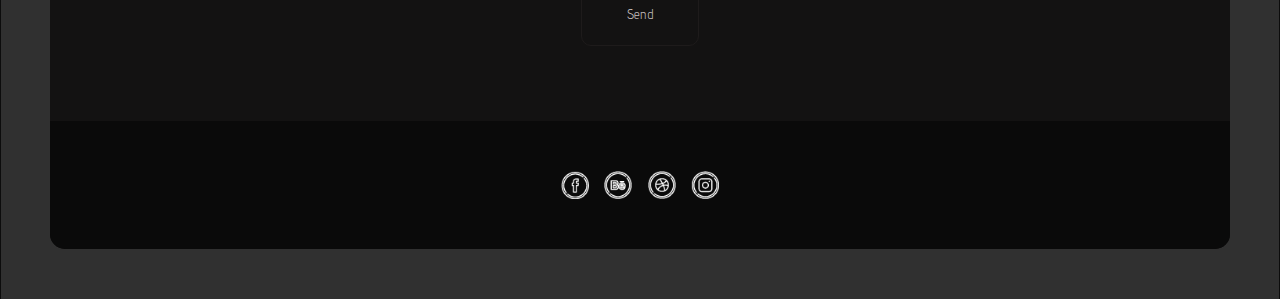
<file: HTML/code.html>
<!DOCTYPE html>

<!-- Website/Template Language -->
<html lang = "en">


    <head>
        <meta charset = "utf-8">

        <!-- Description, important for SEO -->
        <meta name = "description" content = "Adam Domani is a designer with more than five years of experience in web design industry.">

        <!-- Keywords -->
        <meta name = "keywords" content = "Designer, Web, Design, Industry, Experience, Companies, Blog, Resume">

        <!-- Suiting for different device sizes -->
        <meta name="viewport" content="width=device-width, height=device-height, initial-scale=1.0, user-scalable=0, minimum-scale=1.0">

        <!-- For quality view on Internet Explorer -->
        <meta http-equiv = "X-UA-Compatible" content = "ie=edge">
        <link rel = "icon" type = "image/png" href = "../Images/Title_Bar/Logo.png">
        <link rel = "stylesheet" type = "text/css" href = "../SCSS/Bootstrap/bootstrap.css">
        <link rel = "stylesheet" type = "text/css" href = "../SCSS/Bootstrap/bootstrap.min.css">
        <link rel = "stylesheet" type = "text/css" href = "../SCSS/Bootstrap/bootstrap-grid.css">
        <link rel = "stylesheet" type = "text/css" href = "../SCSS/Bootstrap/bootstrap-grid.min.css">
        <link rel = "stylesheet" type = "text/css" href = "../SCSS/Bootstrap/bootstrap-reboot.css">
        <link rel = "stylesheet" type = "text/css" href = "../SCSS/Bootstrap/bootstrap-reboot.min.css">
        <link rel = "stylesheet" href = "../SCSS/SCSS_Files/style.css">
        <title>
            Decode Giza - Digital Footprint of the Past
        </title>


        <!-- 

        *****************
        TABLE OF CONTENTS
        *****************

        1. Body
         1.1 Content
          1.1.1 Blogs
           1.1.1.1 Left Side
           1.1.1.2 Right Side
         1.2 JavaScript Connections

        -->
        
    </head>


    <!-- BODY -->
    <body>


        <!-- Content -->
        <div class = "content">


            <!-- Blogs -->
            <section class = "blogs_area m-0 p-0 row">
                <!-- Left Side -->
                <div class = "col-xl-6 left mb-0 mr-0 mt-0 p-0">
                    <div class = "holder">
                        <h4>
                            History & Archaeology
                        </h4>
                        <div class = "large_img">
                            <div>
                                <img class = "img-fluid m-0 mac p-0" src = "../Images/Blog/Mac.png" alt = "computers">
                            </div>
                        </div>
                        <div class = "category">
                            <p>
                                HISTORY
                            </p>
                        </div>
                        <br>
                        <div class = "block_author">
                            <div class = "author_area">
                                <div class = "align-items-center d-flex">
                                    <div class = "author_img">
                                        <img class = "icon img-fluid m-0 p-0" src = "../Images/Blogs/Author.png" alt = "Author">
                                    </div>
                                    <p class = "author">Jovan Stanisic</p>
                                </div>
                            </div>
                        </div>
                        <div class = "block_calendar">
                            <div class = "calendar_area">
                                <div class = "align-items-center d-flex">
                                    <div class = "calendar_img">
                                        <img class = "icon img-fluid m-0 p-0" src = "../Images/Blogs/Calendar.png" alt = "Calendar">
                                    </div>
                                    <p class = "date">October 2021</p>
                                </div>
                            </div>
                        </div>
                        <br>
                        <div class = "text_area">
                            <p class = "text">
                                Cornerstone required for creation of Decode Giza Digital Environment. Archaeological and historical data are important, because there are many places on Giza Plateau, which need proper description. Also, with each new version, I improve my databases, which contain data about important structures on ancient Giza Plateau. That's because I am widening my knowledge about these structures, but also there is growing collection of my books and internet sources, which relates to ancient Giza Plateau.
                            </p>
                        </div>
                    </div>
                </div>
                <!-- Right Side -->
                <div class = "col-xl-6 mb-0 ml-0 mt-0 p-0 right">
                    <div class = "holder">
                        <div class = "author">
                            <p>
                                AUTHOR
                            </p>
                            <div class = "d-flex justify-content-center">
                                <div>
                                    <img class = "author_image img-fluid m-0 p-0" src = "../Images/Blogs/Author_Code.png" alt = "Author Image"> 
                                </div>
                            </div>
                            <p class = "name">
                                JOVAN STANISIC
                            </p>
                            <div class = "d-flex justify-content-center">
                                <p class = "text">
                                    Jovan Stanisic is passionate about archaeology and computer science. His primary tool is Unity Game Engine.
                                </p>
                            </div>
                        </div>
                        <div class = "categories">
                            <p>
                                CATEGORIES
                            </p>
                            <p class = "categories_text">
                                History
                            </p>
                            <p class = "categories_text">
                                Digital 
                            </p>
                            <p class = "categories_text">
                                3D
                            </p>
                            <p class = "categories_text">
                                Comparative
                            </p>
                        </div>
                    </div>
                </div>
                <div class = "col-xl-12 comments">
                    <div class = "d-flex justify-content-center">
                        <h5>
                            Leave Your Comment
                        </h5>
                    </div>
                    <div class = "d-flex justify-content-center">
                        <form class = "form_area">
                            <input class = "field" placeholder = "Your Email" type = "email">
                            <input class = "field marg" placeholder = " Your Name" type = "text">
                            <textarea class = "message marg texta" placeholder = "Your Comment"></textarea>
                            <br>
                            <div class = "d-flex justify-content-center">
                                <input class = "button marg" type = "submit" value = "Send">
                            </div>
                        </form>
                    </div>
                </div>
                <div class = "bottom col-xl-12 m-0 p-0">
                    <div class = "d-flex justify-content-center">
                        <div class = "social">
                            <a href = "https://www.facebook.com/jovan.stanisic.94/">
                                <img class = "img-fluid m-0 p-0" src = "../Images/Header/Facebook.png" alt = "Facebook Icon">
                            </a>
                            <a href = "https://www.behance.net/jst2016b3e2">
                                <img class = "img-fluid m-0 p-0" src = "../Images/Header/Behance.png" alt = "Behance Icon">
                            </a>
                            <a href = "https://dribbble.com/JoXiR">
                                <img class = "img-fluid m-0 p-0" src = "../Images/Header/Dribbble.png" alt = "Dribbble Icon">
                            </a>
                            <a class = "instagram" href = "https://www.instagram.com/digitalsand1/">
                                <img class = "img-fluid m-0 p-0" src = "../Images/Header/Instagram.png" alt = "Instagram Icon">
                            </a>
                        </div>
                    </div>
                </div>
            </section>


        </div>  


        <!-- JavaScript Connections -->
        <script src = '../JS/jquery-3.6.0.min.js'>
        </script>
        <script src = '../JS/popper.min.js'>
        </script>
        <script src = '../JS/Bootstrap/bootstrap.js'>
        </script>
        <script src = '../JS/Bootstrap/bootstrap.min.js'>
        </script>
        <script src = '../JS/Bootstrap/bootstrap.bundle.js'>
        </script>
        <script src = '../JS/Bootstrap/bootstrap.bundle.min.js'>
        </script>
        <script src = '../JS/load.js'>
        </script>
        <script src = '../JS/menu.js'>
        </script>
        <script src = '../JS/pageTop.js'>
        </script>
        <script src = '../JS/projects.js'>
        </script>
        <script src = '../JS/search.js'>
        </script>
        <script src = '../JS/sticky.js'>
        </script>
        <script src = '../JS/zenscroll-min.js'>
        </script>


    </body>


</html>
</file>
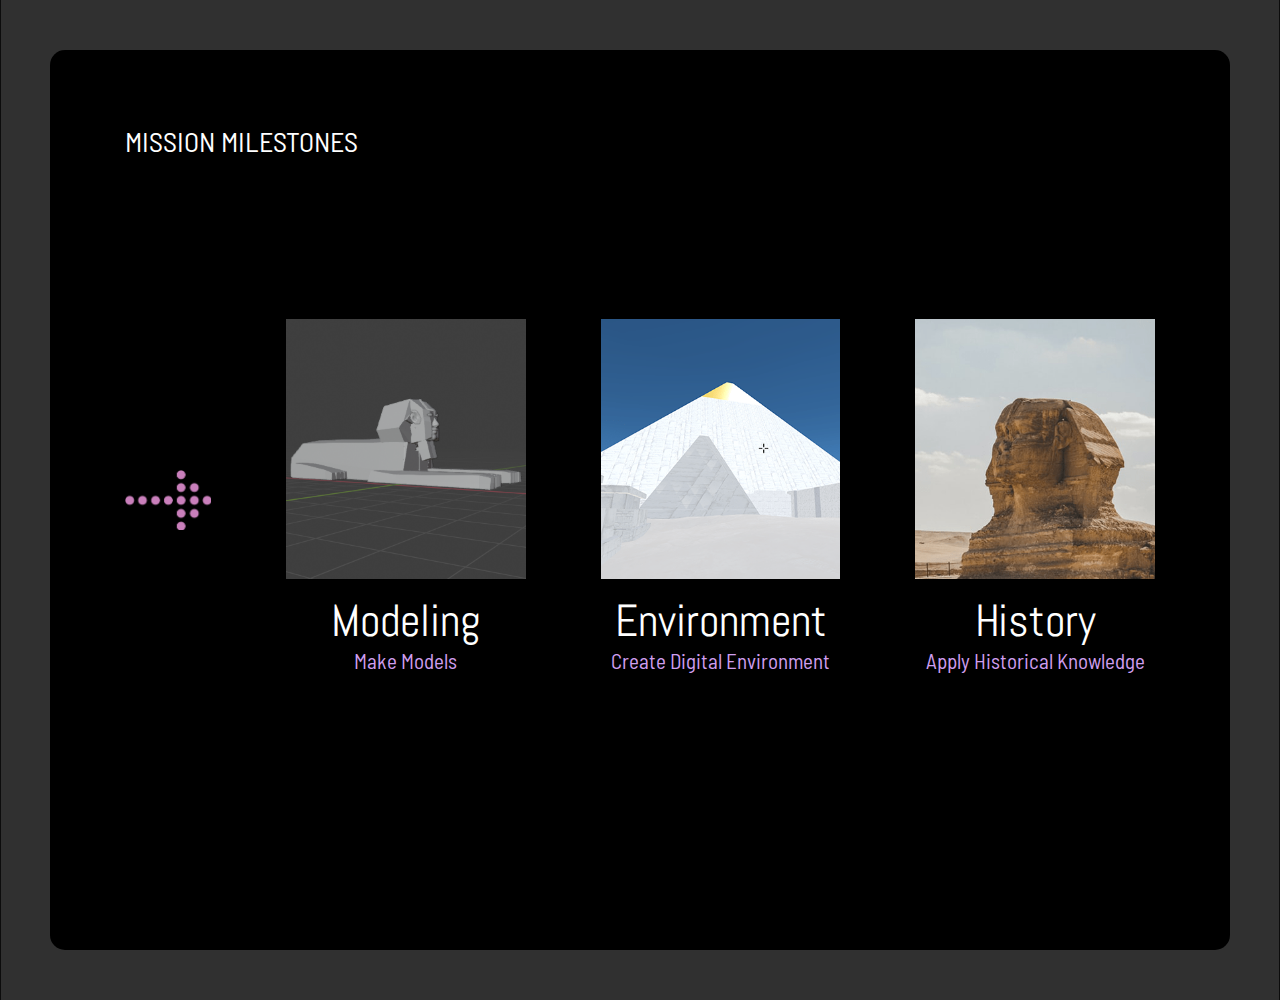
<file: HTML/creative.html>
<!DOCTYPE html>

<!-- Website/Template Language -->
<html lang = "en">


    <head>
        <meta charset = "utf-8">

        <!-- Description, important for SEO -->
        <meta name = "description" content = "Adam Domani is a designer with more than five years of experience in web design industry.">

        <!-- Keywords -->
        <meta name = "keywords" content = "Designer, Web, Design, Industry, Experience, Companies, Blog, Resume">

        <!-- Suiting for different device sizes -->
        <meta name="viewport" content="width=device-width, height=device-height, initial-scale=1.0, user-scalable=0, minimum-scale=1.0">

        <!-- For quality view on Internet Explorer -->
        <meta http-equiv = "X-UA-Compatible" content = "ie=edge">
        <link rel = "icon" type = "image/png" href = "../Images/Title_Bar/Logo.png">
        <link rel = "stylesheet" type = "text/css" href = "../SCSS/Bootstrap/bootstrap.css">
        <link rel = "stylesheet" type = "text/css" href = "../SCSS/Bootstrap/bootstrap.min.css">
        <link rel = "stylesheet" type = "text/css" href = "../SCSS/Bootstrap/bootstrap-grid.css">
        <link rel = "stylesheet" type = "text/css" href = "../SCSS/Bootstrap/bootstrap-grid.min.css">
        <link rel = "stylesheet" type = "text/css" href = "../SCSS/Bootstrap/bootstrap-reboot.css">
        <link rel = "stylesheet" type = "text/css" href = "../SCSS/Bootstrap/bootstrap-reboot.min.css">
        <link rel = "stylesheet" href = "../SCSS/SCSS_Files/style.css">
        <title>
            Decode Giza - Digital Footprint of the Past
        </title>


        <!-- 

        *****************
        TABLE OF CONTENTS
        *****************

        1. Body
         1.1 Content
          1.1.1 Creative
           1.1.1.1 Left Side
           1.1.1.2 Right Side
         1.2 JavaScript Connections

        -->
        
    </head>


    <!-- BODY -->
    <body>


        <!-- Content -->
        <div class = "content">


            <!-- Creative -->
            <section class = "creative">
                <div class = "heading">
                    <h4>
                        MISSION MILESTONES
                    </h4>
                </div>
                <div class = "content_area m-0 p-0 row">
                    <div class = "align-items-xl-center col-12 col-xl-6 d-flex left m-0 p-0">
                        <div class = "arrow">
                            <img class = "img-fluid mb-0 mr-0 mt-0 p-0" src = "../Images/Creative/Arrow.png" alt = "Arrow">
                        </div>
                    </div>
                    <div class = "align-items-xl-center col-12 col-xl-6 d-flex justify-content-end m-0 p-0 right row">
                        <div class = "col-xl-4 d-flex justify-content-center justify-content-xl-end m-0 p-0 step">
                            <div class = "step_area">
                                <img class = "img-fluid mb-0 mr-0 mt-0 p-0" src = "../Images/Creative/Prototype.png" alt = "Prototype">
                                <h3 class = "text-center">
                                    Modeling
                                </h3>
                                <h5 class = "text-center">
                                    Make Models
                                </h5>
                            </div>
                        </div>
                        <div class = "col-xl-4 d-flex justify-content-center justify-content-xl-end m-0 p-0 step">
                            <div class = "step_area">
                                <img class = "img-fluid mb-0 mr-0 mt-0 p-0" src = "../Images/Creative/Design.png" alt = "Design">
                                <h3 class = "text-center">
                                    Environment
                                </h3>
                                <h5 class = "text-center">
                                    Create Digital Environment
                                </h5>
                            </div>
                        </div>
                        <div class = "col-xl-4 d-flex justify-content-center justify-content-xl-end m-0 p-0 step">
                            <div class = "bottom step_area">
                                <img class = "img-fluid mb-0 mr-0 mt-0 p-0" src = "../Images/Creative/Apps.png" alt = "Apps">
                                <h3 class = "text-center">
                                    History
                                </h3>
                                <h5 class = "text-center">
                                    Apply Historical Knowledge
                                </h5>
                            </div>
                        </div>
                    </div>
                </div>
            </section>


        </div>  


        <!-- JavaScript Connections -->
        <script src = '../JS/jquery-3.6.0.min.js'>
        </script>
        <script src = '../JS/popper.min.js'>
        </script>
        <script src = '../JS/Bootstrap/bootstrap.js'>
        </script>
        <script src = '../JS/Bootstrap/bootstrap.min.js'>
        </script>
        <script src = '../JS/Bootstrap/bootstrap.bundle.js'>
        </script>
        <script src = '../JS/Bootstrap/bootstrap.bundle.min.js'>
        </script>
        <script src = '../JS/load.js'>
        </script>
        <script src = '../JS/menu.js'>
        </script>
        <script src = '../JS/pageTop.js'>
        </script>
        <script src = '../JS/projects.js'>
        </script>
        <script src = '../JS/search.js'>
        </script>
        <script src = '../JS/sticky.js'>
        </script>
        <script src = '../JS/zenscroll-min.js'>
        </script>


    </body>


</html>
</file>
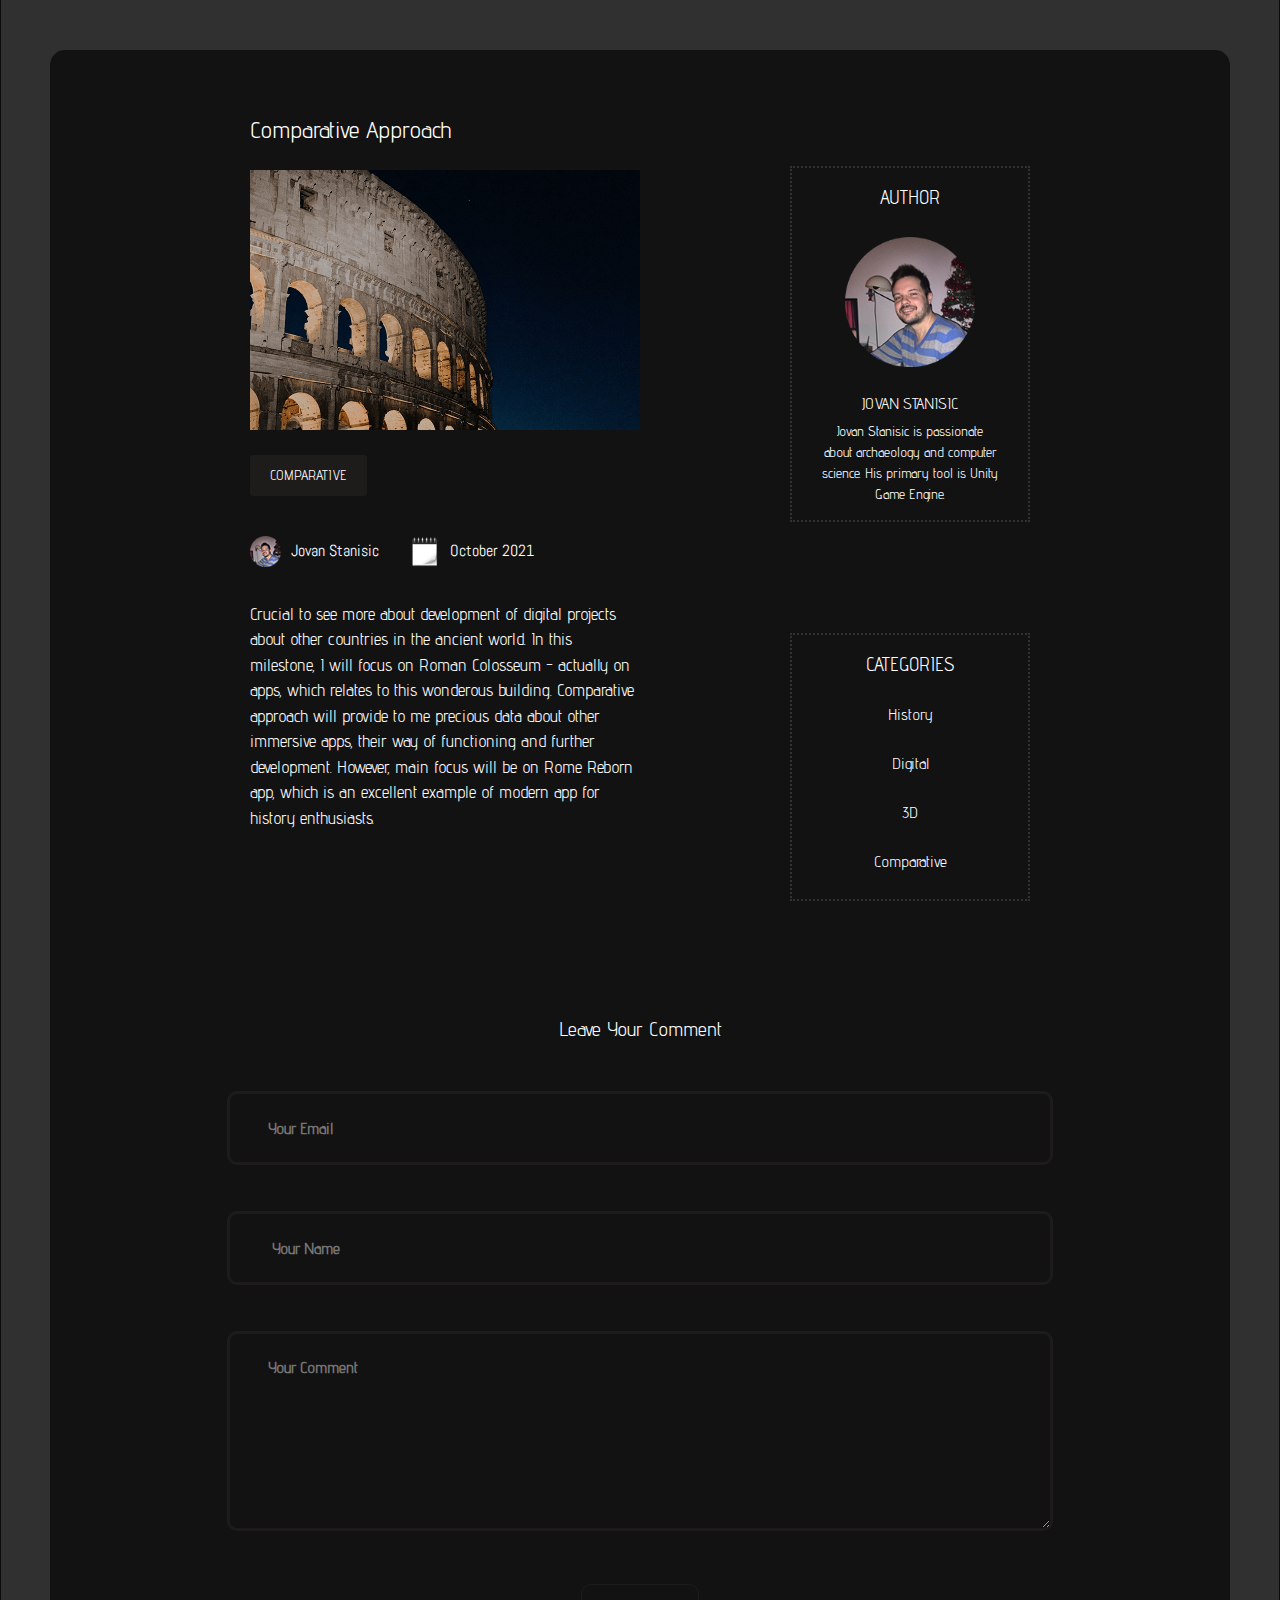
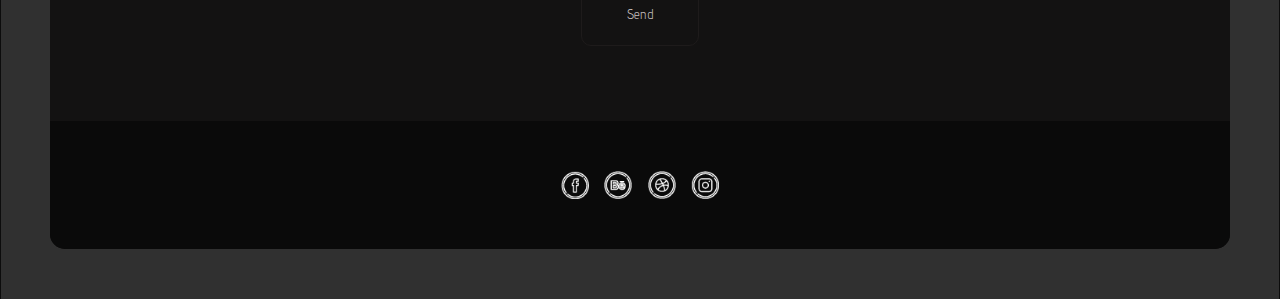
<file: HTML/design.html>
<!DOCTYPE html>

<!-- Website/Template Language -->
<html lang = "en">


    <head>
        <meta charset = "utf-8">

        <!-- Description, important for SEO -->
        <meta name = "description" content = "Adam Domani is a designer with more than five years of experience in web design industry.">

        <!-- Keywords -->
        <meta name = "keywords" content = "Designer, Web, Design, Industry, Experience, Companies, Blog, Resume">

        <!-- Suiting for different device sizes -->
        <meta name="viewport" content="width=device-width, height=device-height, initial-scale=1.0, user-scalable=0, minimum-scale=1.0">

        <!-- For quality view on Internet Explorer -->
        <meta http-equiv = "X-UA-Compatible" content = "ie=edge">
        <link rel = "icon" type = "image/png" href = "../Images/Title_Bar/Logo.png">
        <link rel = "stylesheet" type = "text/css" href = "../SCSS/Bootstrap/bootstrap.css">
        <link rel = "stylesheet" type = "text/css" href = "../SCSS/Bootstrap/bootstrap.min.css">
        <link rel = "stylesheet" type = "text/css" href = "../SCSS/Bootstrap/bootstrap-grid.css">
        <link rel = "stylesheet" type = "text/css" href = "../SCSS/Bootstrap/bootstrap-grid.min.css">
        <link rel = "stylesheet" type = "text/css" href = "../SCSS/Bootstrap/bootstrap-reboot.css">
        <link rel = "stylesheet" type = "text/css" href = "../SCSS/Bootstrap/bootstrap-reboot.min.css">
        <link rel = "stylesheet" href = "../SCSS/SCSS_Files/style.css">
        <title>
            Decode Giza - Digital Footprint of the Past
        </title>


        <!-- 

        *****************
        TABLE OF CONTENTS
        *****************

        1. Body
         1.1 Content
          1.1.1 Blogs
           1.1.1.1 Left Side
           1.1.1.2 Right Side
         1.2 JavaScript Connections

        -->

    </head>


    <!-- BODY -->
    <body>


        <!-- Content -->
        <div class = "content">


            <!-- Blogs -->
            <section class = "blogs_area m-0 p-0 row">
                <!-- Left Side -->
                <div class = "col-xl-6 left mb-0 mr-0 mt-0 p-0">
                    <div class = "holder">
                        <h4>
                            Comparative Approach
                        </h4>
                        <div class = "large_img">
                            <div>
                                <img class = "img-fluid m-0 mac p-0" src = "../Images/Blog/Lines.png" alt = "Lines">
                            </div>
                        </div>
                        <div class = "category">
                            <p>
                                COMPARATIVE
                            </p>
                        </div>
                        <br>
                        <div class = "block_author">
                            <div class = "author_area">
                                <div class = "align-items-center d-flex">
                                    <div class = "author_img">
                                        <img class = "icon img-fluid m-0 p-0" src = "../Images/Blogs/Author.png" alt = "Author">
                                    </div>
                                    <p class = "author">Jovan Stanisic</p>
                                </div>
                            </div>
                        </div>
                        <div class = "block_calendar">
                            <div class = "calendar_area">
                                <div class = "align-items-center d-flex">
                                    <div class = "calendar_img">
                                        <img class = "icon img-fluid m-0 p-0" src = "../Images/Blogs/Calendar.png" alt = "Calendar">
                                    </div>
                                    <p class = "date">October 2021</p>
                                </div>
                            </div>
                        </div>
                        <br>
                        <div class = "text_area">
                            <p class = "text">
                                Crucial to see more about development of digital projects about other countries in the ancient world. In this milestone, I will focus on Roman Colosseum - actually on apps, which relates to this wonderous building. Comparative approach will provide to me precious data about other immersive apps, their way of functioning and further development. However, main focus will be on Rome Reborn app, which is an excellent example of modern app for history enthusiasts.
                            </p>
                        </div>
                    </div>
                </div>
                <!-- Right Side -->
                <div class = "col-xl-6 mb-0 ml-0 mt-0 p-0 right">
                    <div class = "holder">
                        <div class = "author">
                            <p>
                                AUTHOR
                            </p>
                            <div class = "d-flex justify-content-center">
                                <div>
                                    <img class = "author_image img-fluid m-0 p-0" src = "../Images/Blogs/Author_Code.png" alt = "Author Image"> 
                                </div>
                            </div>
                            <p class = "name">
                                JOVAN STANISIC
                            </p>
                            <div class = "d-flex justify-content-center">
                                <p class = "text">
                                    Jovan Stanisic is passionate about archaeology and computer science. His primary tool is Unity Game Engine.
                                </p>
                            </div>
                        </div>
                        <div class = "categories">
                            <p>
                                CATEGORIES
                            </p>
                            <p class = "categories_text">
                                History
                            </p>
                            <p class = "categories_text">
                                Digital
                            </p>
                            <p class = "categories_text">
                                3D
                            </p>
                            <p class = "categories_text">
                                Comparative
                            </p>
                        </div>
                    </div>
                </div>
                <div class = "col-xl-12 comments">
                    <div class = "d-flex justify-content-center">
                        <h5>
                            Leave Your Comment
                        </h5>
                    </div>
                    <div class = "d-flex justify-content-center">
                        <form class = "form_area">
                            <input class = "field" placeholder = "Your Email" type = "email">
                            <input class = "field marg" placeholder = " Your Name" type = "text">
                            <textarea class = "message marg texta" placeholder = "Your Comment"></textarea>
                            <br>
                            <div class = "d-flex justify-content-center">
                                <input class = "button marg" type = "submit" value = "Send">
                            </div>
                        </form>
                    </div>
                </div>
                <div class = "bottom col-xl-12 m-0 p-0">
                    <div class = "d-flex justify-content-center">
                        <div class = "social">
                            <a href = "https://www.facebook.com/jovan.stanisic.94/">
                                <img class = "img-fluid m-0 p-0" src = "../Images/Header/Facebook.png" alt = "Facebook Icon">
                            </a>
                            <a href = "https://www.behance.net/jst2016b3e2"">
                                <img class = "img-fluid m-0 p-0" src = "../Images/Header/Behance.png" alt = "Behance Icon">
                            </a>
                            <a href = "https://dribbble.com/JoXiR">
                                <img class = "img-fluid m-0 p-0" src = "../Images/Header/Dribbble.png" alt = "Dribbble Icon">
                            </a>
                            <a class = "instagram" href = "https://www.instagram.com/digitalsand1/">
                                <img class = "img-fluid m-0 p-0" src = "../Images/Header/Instagram.png" alt = "Instagram Icon">
                            </a>
                        </div>
                    </div>
                </div>
            </section>


        </div>  


        <!-- JavaScript Connections -->
        <script src = '../JS/jquery-3.6.0.min.js'>
        </script>
        <script src = '../JS/popper.min.js'>
        </script>
        <script src = '../JS/Bootstrap/bootstrap.js'>
        </script>
        <script src = '../JS/Bootstrap/bootstrap.min.js'>
        </script>
        <script src = '../JS/Bootstrap/bootstrap.bundle.js'>
        </script>
        <script src = '../JS/Bootstrap/bootstrap.bundle.min.js'>
        </script>
        <script src = '../JS/load.js'>
        </script>
        <script src = '../JS/menu.js'>
        </script>
        <script src = '../JS/pageTop.js'>
        </script>
        <script src = '../JS/projects.js'>
        </script>
        <script src = '../JS/search.js'>
        </script>
        <script src = '../JS/sticky.js'>
        </script>
        <script src = '../JS/zenscroll-min.js'>
        </script>


    </body>


</html>
</file>
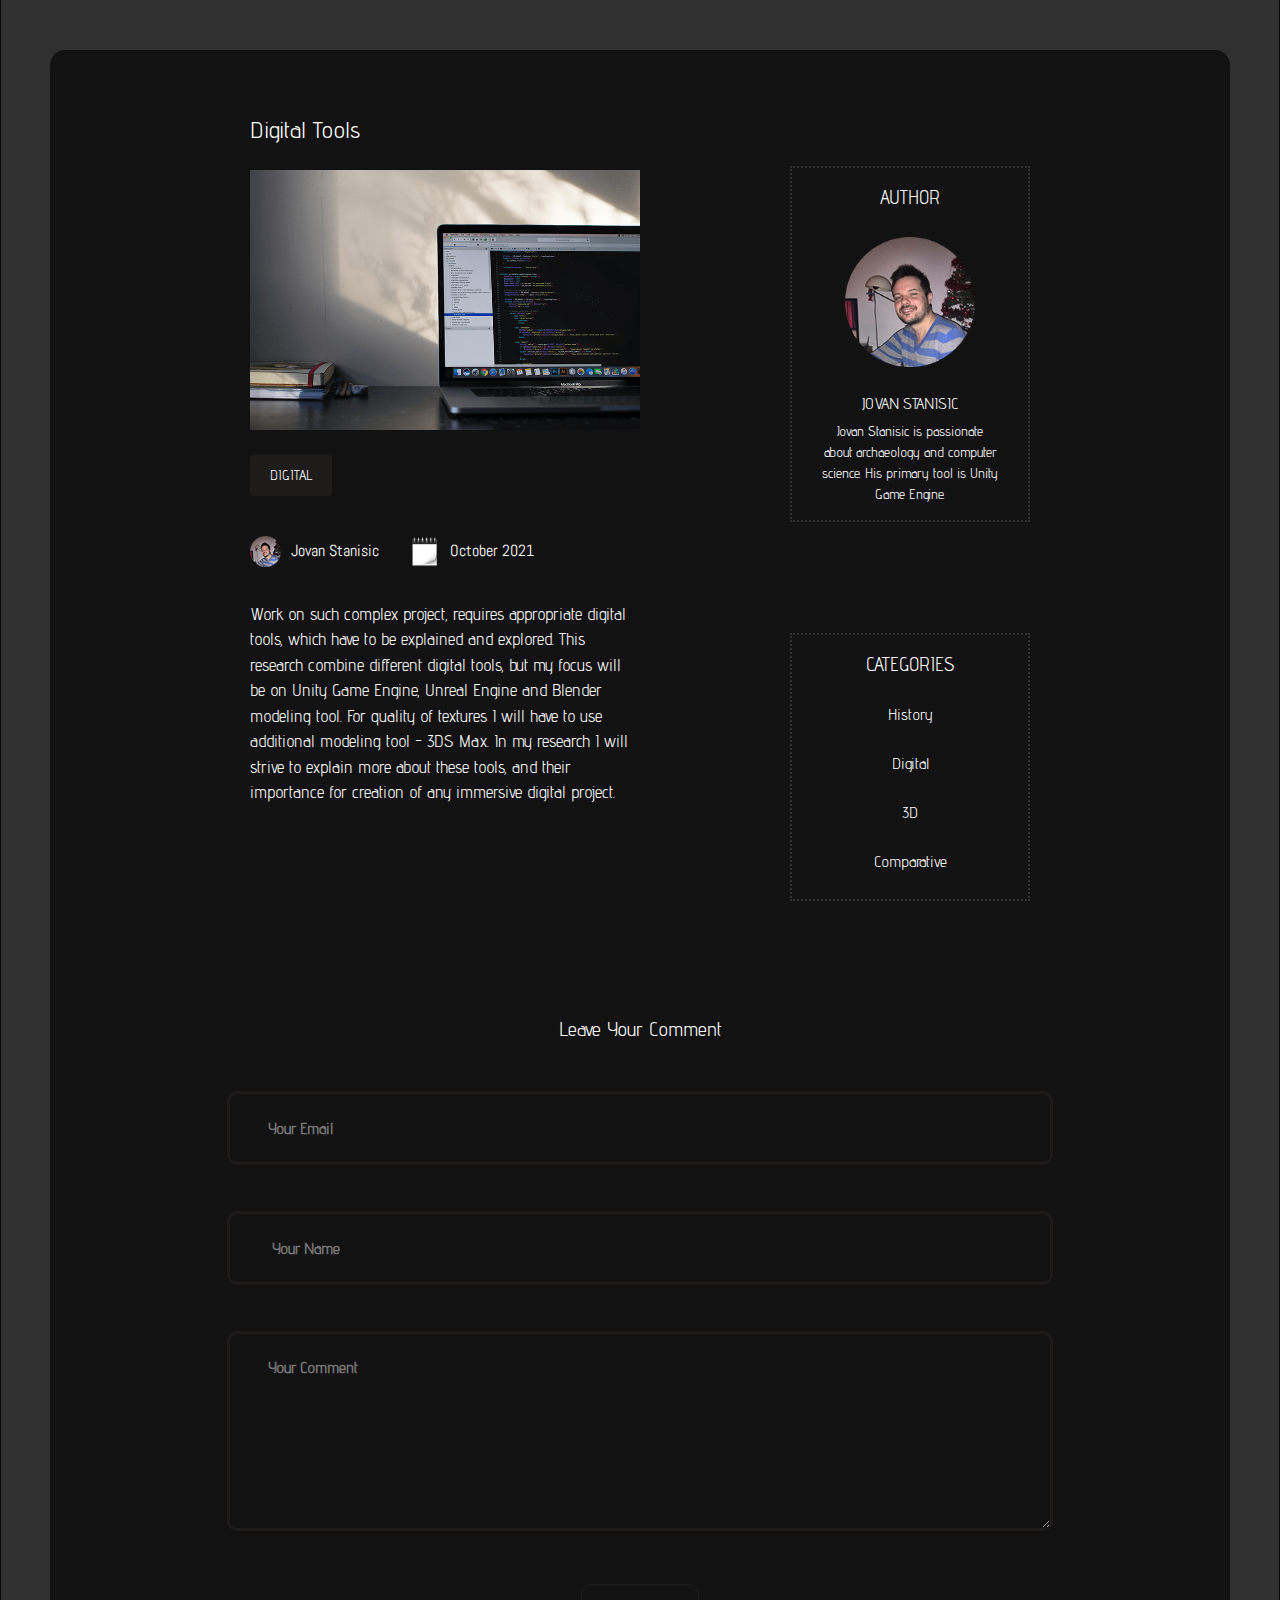
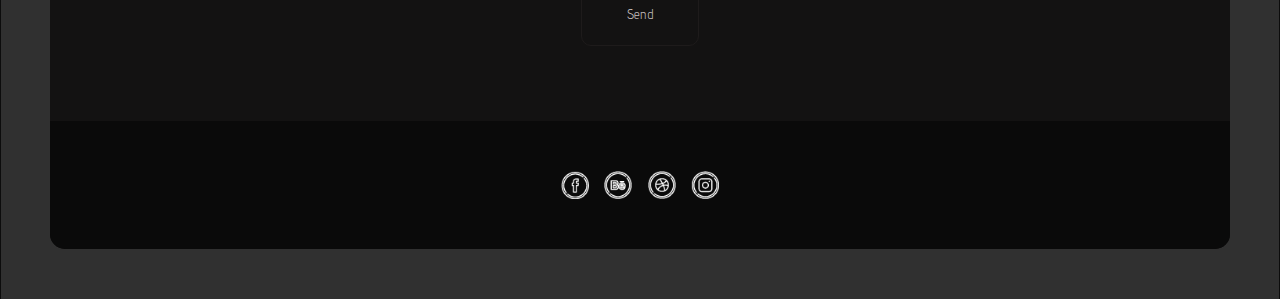
<file: HTML/trends.html>
<!DOCTYPE html>

<!-- Website/Template Language -->
<html lang = "en">


    <head>
        <meta charset = "utf-8">

        <!-- Description, important for SEO -->
        <meta name = "description" content = "Adam Domani is a designer with more than five years of experience in web design industry.">

        <!-- Keywords -->
        <meta name = "keywords" content = "Designer, Web, Design, Industry, Experience, Companies, Blog, Resume">

        <!-- Suiting for different device sizes -->
        <meta name="viewport" content="width=device-width, height=device-height, initial-scale=1.0, user-scalable=0, minimum-scale=1.0">

        <!-- For quality view on Internet Explorer -->
        <meta http-equiv = "X-UA-Compatible" content = "ie=edge">
        <link rel = "icon" type = "image/png" href = "../Images/Title_Bar/Logo.png">
        <link rel = "stylesheet" type = "text/css" href = "../SCSS/Bootstrap/bootstrap.css">
        <link rel = "stylesheet" type = "text/css" href = "../SCSS/Bootstrap/bootstrap.min.css">
        <link rel = "stylesheet" type = "text/css" href = "../SCSS/Bootstrap/bootstrap-grid.css">
        <link rel = "stylesheet" type = "text/css" href = "../SCSS/Bootstrap/bootstrap-grid.min.css">
        <link rel = "stylesheet" type = "text/css" href = "../SCSS/Bootstrap/bootstrap-reboot.css">
        <link rel = "stylesheet" type = "text/css" href = "../SCSS/Bootstrap/bootstrap-reboot.min.css">
        <link rel = "stylesheet" href = "../SCSS/SCSS_Files/style.css">
        <title>
            Decode Giza - Digital Footprint of the Past
        </title>


        <!-- 

        *****************
        TABLE OF CONTENTS
        *****************

         1. Body
          1.1 Content
           1.1.1 Blogs
            1.1.1.1 Left Side
            1.1.1.2 Right Side
          1.2 JavaScript Connections

        -->

    </head>


    <!-- BODY -->
    <body>


        <!-- Content -->
        <div class = "content">


            <!-- Blogs -->
            <section class = "blogs_area m-0 p-0 row">
                <!-- Left Side -->
                <div class = "col-xl-6 left mb-0 mr-0 mt-0 p-0">
                    <div class = "holder">
                        <h4>
                            Digital Tools
                        </h4>
                        <div class = "large_img">
                            <div>
                                <img class = "img-fluid m-0 mac p-0" src = "../Images/Blog/Trends.png" alt = "Trends">
                            </div>
                        </div>
                        <div class = "category">
                            <p>
                                DIGITAL
                            </p>
                        </div>
                        <br>
                        <div class = "block_author">
                            <div class = "author_area">
                                <div class = "align-items-center d-flex">
                                    <div class = "author_img">
                                        <img class = "icon img-fluid m-0 p-0" src = "../Images/Blogs/Author.png" alt = "Author">
                                    </div>
                                    <p class = "author">Jovan Stanisic</p>
                                </div>
                            </div>
                        </div>
                        <div class = "block_calendar">
                            <div class = "calendar_area">
                                <div class = "align-items-center d-flex">
                                    <div class = "calendar_img">
                                        <img class = "icon img-fluid m-0 p-0" src = "../Images/Blogs/Calendar.png" alt = "Calendar">
                                    </div>
                                    <p class = "date">October 2021</p>
                                </div>
                            </div>
                        </div>
                        <br>
                        <div class = "text_area">
                            <p class = "text">
                                Work on such complex project, requires appropriate digital tools, which have to be explained and explored. This research combine different digital tools, but my focus will be on Unity Game Engine, Unreal Engine and Blender modeling tool. For quality of textures I will have to use additional modeling tool - 3DS Max. In my research I will strive to explain more about these tools, and their importance for creation of any immersive digital project. 
                            </p>
                        </div>
                    </div>
                </div>
                <!-- Right Side -->
                <div class = "col-xl-6 mb-0 ml-0 mt-0 p-0 right">
                    <div class = "holder">
                        <div class = "author">
                            <p>
                                AUTHOR
                            </p>
                            <div class = "d-flex justify-content-center">
                                <div>
                                    <img class = "author_image img-fluid m-0 p-0" src = "../Images/Blogs/Author_Code.png" alt = "Author Image"> 
                                </div>
                            </div>
                            <p class = "name">
                                JOVAN STANISIC
                            </p>
                            <div class = "d-flex justify-content-center">
                                <p class = "text">
                                    Jovan Stanisic is passionate about archaeology and computer science. His primary tool is Unity Game Engine.
                                </p>
                            </div>
                        </div>
                        <div class = "categories">
                            <p>
                                CATEGORIES
                            </p>
                            <p class = "categories_text">
                                History
                            </p>
                            <p class = "categories_text">
                                Digital
                            </p>
                            <p class = "categories_text">
                                3D
                            </p>
                            <p class = "categories_text">
                                Comparative
                            </p>
                        </div>
                    </div>
                </div>
                <div class = "col-xl-12 comments">
                    <div class = "d-flex justify-content-center">
                        <h5>
                            Leave Your Comment
                        </h5>
                    </div>
                    <div class = "d-flex justify-content-center">
                        <form class = "form_area">
                            <input class = "field" placeholder = "Your Email" type = "email">
                            <input class = "field marg" placeholder = " Your Name" type = "text">
                            <textarea class = "message marg texta" placeholder = "Your Comment"></textarea>
                            <br>
                            <div class = "d-flex justify-content-center">
                                <input class = "button marg" type = "submit" value = "Send">
                            </div>
                        </form>
                    </div>
                </div>
                <div class = "bottom col-xl-12 m-0 p-0">
                    <div class = "d-flex justify-content-center">
                        <div class = "social">
                            <a href = "https://www.facebook.com/jovan.stanisic.94/">
                                <img class = "img-fluid m-0 p-0" src = "../Images/Header/Facebook.png" alt = "Facebook Icon">
                            </a>
                            <a href = "https://www.behance.net/jst2016b3e2">
                                <img class = "img-fluid m-0 p-0" src = "../Images/Header/Behance.png" alt = "Behance Icon">
                            </a>
                            <a href = "https://dribbble.com/JoXiR">
                                <img class = "img-fluid m-0 p-0" src = "../Images/Header/Dribbble.png" alt = "Dribbble Icon">
                            </a>
                            <a class = "instagram" href = "https://www.instagram.com/digitalsand1/">
                                <img class = "img-fluid m-0 p-0" src = "../Images/Header/Instagram.png" alt = "Instagram Icon">
                            </a>
                        </div>
                    </div>
                </div>
            </section>


        </div>  


        <!-- JavaScript Connections -->
        <script src = '../JS/jquery-3.6.0.min.js'>
        </script>
        <script src = '../JS/popper.min.js'>
        </script>
        <script src = '../JS/Bootstrap/bootstrap.js'>
        </script>
        <script src = '../JS/Bootstrap/bootstrap.min.js'>
        </script>
        <script src = '../JS/Bootstrap/bootstrap.bundle.js'>
        </script>
        <script src = '../JS/Bootstrap/bootstrap.bundle.min.js'>
        </script>
        <script src = '../JS/load.js'>
        </script>
        <script src = '../JS/menu.js'>
        </script>
        <script src = '../JS/pageTop.js'>
        </script>
        <script src = '../JS/projects.js'>
        </script>
        <script src = '../JS/search.js'>
        </script>
        <script src = '../JS/sticky.js'>
        </script>
        <script src = '../JS/zenscroll-min.js'>
        </script>


    </body>


</html>
</file>
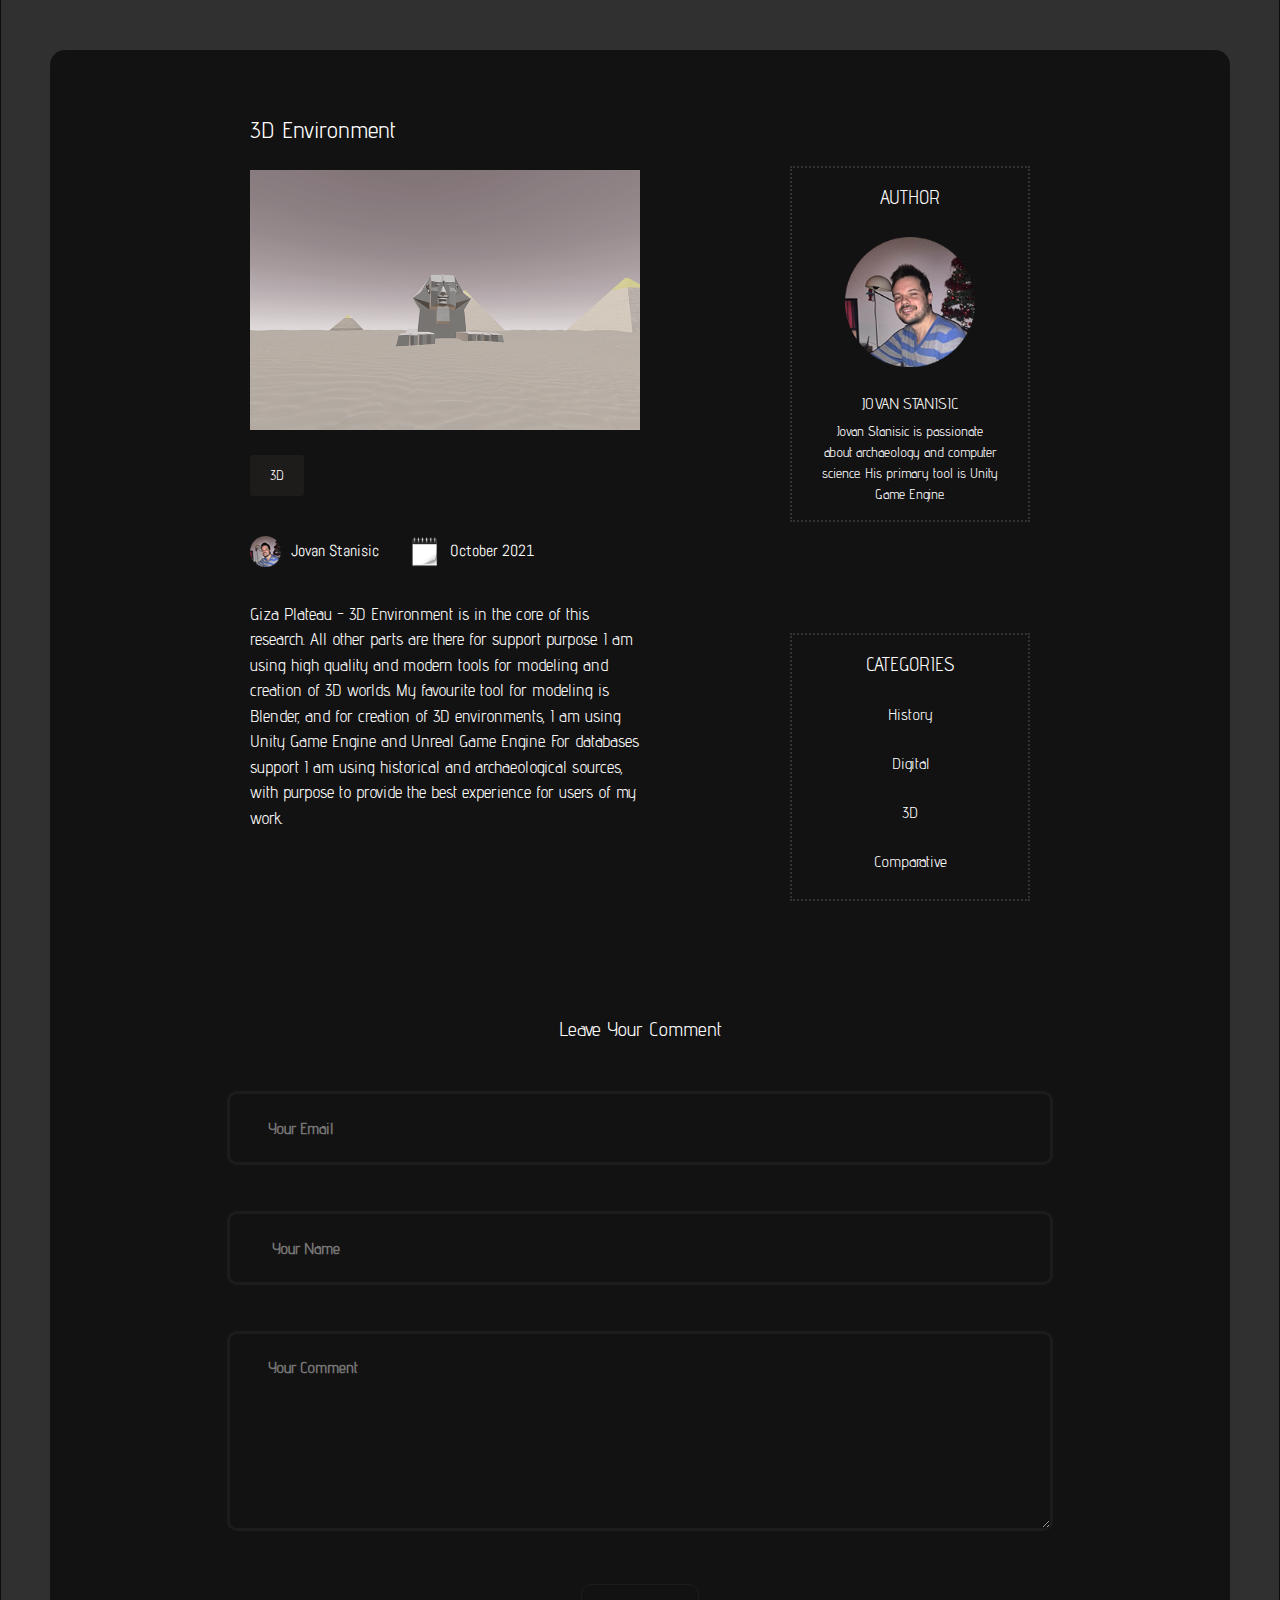
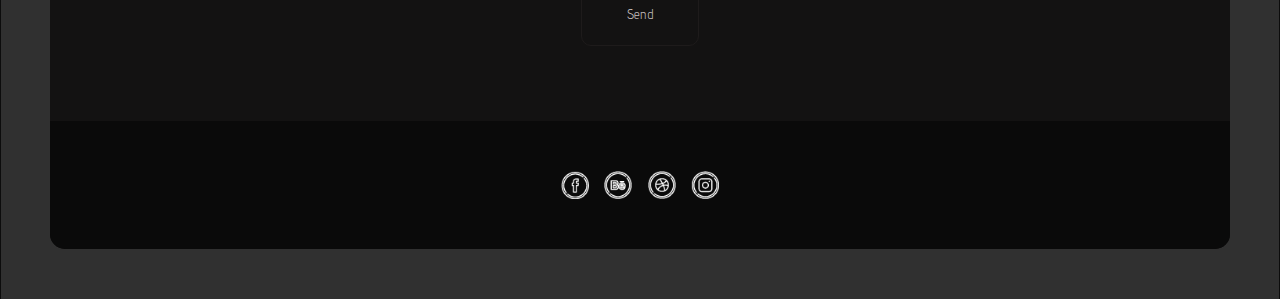
<file: HTML/typography.html>
<!DOCTYPE html>

<!-- Website/Template Language -->
<html lang = "en">


    <head>
        <meta charset = "utf-8">

        <!-- Description, important for SEO -->
        <meta name = "description" content = "Adam Domani is a designer with more than five years of experience in web design industry.">

        <!-- Keywords -->
        <meta name = "keywords" content = "Designer, Web, Design, Industry, Experience, Companies, Blog, Resume">

        <!-- Suiting for different device sizes -->
        <meta name="viewport" content="width=device-width, height=device-height, initial-scale=1.0, user-scalable=0, minimum-scale=1.0">

        <!-- For quality view on Internet Explorer -->
        <meta http-equiv = "X-UA-Compatible" content = "ie=edge">
        <link rel = "icon" type = "image/png" href = "../Images/Title_Bar/Logo.png">
        <link rel = "stylesheet" type = "text/css" href = "../SCSS/Bootstrap/bootstrap.css">
        <link rel = "stylesheet" type = "text/css" href = "../SCSS/Bootstrap/bootstrap.min.css">
        <link rel = "stylesheet" type = "text/css" href = "../SCSS/Bootstrap/bootstrap-grid.css">
        <link rel = "stylesheet" type = "text/css" href = "../SCSS/Bootstrap/bootstrap-grid.min.css">
        <link rel = "stylesheet" type = "text/css" href = "../SCSS/Bootstrap/bootstrap-reboot.css">
        <link rel = "stylesheet" type = "text/css" href = "../SCSS/Bootstrap/bootstrap-reboot.min.css">
        <link rel = "stylesheet" href = "../SCSS/SCSS_Files/style.css">
        <title>
            Decode Giza - Digital Footprint of the Past
        </title>


        <!-- 

        *****************
        TABLE OF CONTENTS
        *****************

        1. Body
         1.1 Content
          1.1.1 Blogs
           1.1.1.1 Left Side
           1.1.1.2 Right Side
         1.2 JavaScript Connections

        -->

    </head>


    <!-- BODY -->
    <body>


        <!-- Content -->
        <div class = "content">


            <!-- Blogs -->
            <section class = "blogs_area m-0 p-0 row">
                <!-- Left Side -->
                <div class = "col-xl-6 left mb-0 mr-0 mt-0 p-0">
                    <div class = "holder">
                        <h4>
                            3D Environment
                        </h4>
                        <div class = "large_img">
                            <div>
                                <img class = "img-fluid m-0 mac p-0" src = "../Images/Blog/Typography.png" alt = "Typography">
                            </div>
                        </div>
                        <div class = "category">
                            <p>
                                3D
                            </p>
                        </div>
                        <br>
                        <div class = "block_author">
                            <div class = "author_area">
                                <div class = "align-items-center d-flex">
                                    <div class = "author_img">
                                        <img class = "icon img-fluid m-0 p-0" src = "../Images/Blogs/Author.png" alt = "Author">
                                    </div>
                                    <p class = "author">Jovan Stanisic</p>
                                </div>
                            </div>
                        </div>
                        <div class = "block_calendar">
                            <div class = "calendar_area">
                                <div class = "align-items-center d-flex">
                                    <div class = "calendar_img">
                                        <img class = "icon img-fluid m-0 p-0" src = "../Images/Blogs/Calendar.png" alt = "Calendar">
                                    </div>
                                    <p class = "date">October 2021</p>
                                </div>
                            </div>
                        </div>
                        <br>
                        <div class = "text_area">
                            <p class = "text">
                                Giza Plateau - 3D Environment is in the core of this research. All other parts are there for support purpose. I am using high quality and modern tools for modeling and creation of 3D worlds. My favourite tool for modeling is Blender, and for creation of 3D environments, I am using Unity Game Engine and Unreal Game Engine. For databases support I am using historical and archaeological sources, with purpose to provide the best experience for users of my work.
                            </p>
                        </div>
                    </div>
                </div>
                <!-- Right Side -->
                <div class = "col-xl-6 mb-0 ml-0 mt-0 p-0 right">
                    <div class = "holder">
                        <div class = "author">
                            <p>
                                AUTHOR
                            </p>
                            <div class = "d-flex justify-content-center">
                                <div>
                                    <img class = "author_image img-fluid m-0 p-0" src = "../Images/Blogs/Author_Code.png" alt = "Author Image"> 
                                </div>
                            </div>
                            <p class = "name">
                                JOVAN STANISIC
                            </p>
                            <div class = "d-flex justify-content-center">
                                <p class = "text">
                                    Jovan Stanisic is passionate about archaeology and computer science. His primary tool is Unity Game Engine.
                                </p>
                            </div>
                        </div>
                        <div class = "categories">
                            <p>
                                CATEGORIES
                            </p>
                            <p class = "categories_text">
                                History
                            </p>
                            <p class = "categories_text">
                                Digital
                            </p>
                            <p class = "categories_text">
                                3D
                            </p>
                            <p class = "categories_text">
                                Comparative
                            </p>
                        </div>
                    </div>
                </div>
                <div class = "col-xl-12 comments">
                    <div class = "d-flex justify-content-center">
                        <h5>
                            Leave Your Comment
                        </h5>
                    </div>
                    <div class = "d-flex justify-content-center">
                        <form class = "form_area">
                            <input class = "field" placeholder = "Your Email" type = "email">
                            <input class = "field marg" placeholder = " Your Name" type = "text">
                            <textarea class = "message marg texta" placeholder = "Your Comment"></textarea>
                            <br>
                            <div class = "d-flex justify-content-center">
                                <input class = "button marg" type = "submit" value = "Send">
                            </div>
                        </form>
                    </div>
                </div>
                <div class = "bottom col-xl-12 m-0 p-0">
                    <div class = "d-flex justify-content-center">
                        <div class = "social">
                            <a href = "https://www.facebook.com/jovan.stanisic.94/">
                                <img class = "img-fluid m-0 p-0" src = "../Images/Header/Facebook.png" alt = "Facebook Icon">
                            </a>
                            <a href = "https://www.behance.net/jst2016b3e2">
                                <img class = "img-fluid m-0 p-0" src = "../Images/Header/Behance.png" alt = "Behance Icon">
                            </a>
                            <a href = "https://dribbble.com/JoXiR">
                                <img class = "img-fluid m-0 p-0" src = "../Images/Header/Dribbble.png" alt = "Dribbble Icon">
                            </a>
                            <a class = "instagram" href = "https://www.instagram.com/digitalsand1/">
                                <img class = "img-fluid m-0 p-0" src = "../Images/Header/Instagram.png" alt = "Instagram Icon">
                            </a>
                        </div>
                    </div>
                </div>
            </section>


        </div>  


        <!-- JavaScript Connections -->
        <script src = '../JS/jquery-3.6.0.min.js'>
        </script>
        <script src = '../JS/popper.min.js'>
        </script>
        <script src = '../JS/Bootstrap/bootstrap.js'>
        </script>
        <script src = '../JS/Bootstrap/bootstrap.min.js'>
        </script>
        <script src = '../JS/Bootstrap/bootstrap.bundle.js'>
        </script>
        <script src = '../JS/Bootstrap/bootstrap.bundle.min.js'>
        </script>
        <script src = '../JS/load.js'>
        </script>
        <script src = '../JS/menu.js'>
        </script>
        <script src = '../JS/pageTop.js'>
        </script>
        <script src = '../JS/projects.js'>
        </script>
        <script src = '../JS/search.js'>
        </script>
        <script src = '../JS/sticky.js'>
        </script>
        <script src = '../JS/zenscroll-min.js'>
        </script>


    </body>


</html>
</file>
<file: SCSS/SCSS_Files/style.css>
/* 

TABLE OF CONTENTS

1. Fonts
 1.1 Abel
 1.2 Advent
 1.3 Barlow
2. Mixins
3. Variables
4. Body 
 4.1 Content 
  4.1.1 Section Blog 
  4.1.2 Sections Blogs
  4.1.3 Section Contact 
  4.1.4 Section Footer
  4.1.5 HTML
  4.1.6 Work with Different Screen Sizes

*/
@font-face {
  font-family: abel;
  src: url("../../Fonts/Abel/Abel-Regular.ttf");
}

@font-face {
  font-family: advent;
  src: url("../../Fonts/Advent/AdventPro-Regular.woff");
}

@font-face {
  font-family: bsc;
  src: url("../../Fonts/Barlow/BarlowSemiCondensed-Regular.ttf");
}

/* Body */
body {
  /* 

TABLE OF CONTENTS

1. Section Loader
 1.1 CreativY
 1.2 Squares Container
2. Work with Different Screen Sizes

*/
  overflow-x: hidden;
}

body .loader_section {
  background: #000000;
  -webkit-box-orient: vertical;
  -webkit-box-direction: normal;
      -ms-flex-direction: column;
          flex-direction: column;
  height: 100vh;
  margin: auto auto;
}

body .loader_section .creativ {
  margin-bottom: 40px;
}

body .loader_section .creativ h4 {
  color: #ffffff;
  font-family: bsc;
  font-size: 36px;
}

body .loader_section .creativ h4 span {
  color: #cf9eef;
  position: relative;
  right: 10px;
}

body .loader_section .square_container {
  display: -webkit-box;
  display: -ms-flexbox;
  display: flex;
  list-style-type: none;
  position: relative;
}

body .loader_section .square_container .square {
  -webkit-animation: rotating 2s ease infinite;
          animation: rotating 2s ease infinite;
  border-radius: 7px;
  height: 30px;
  margin: 4px;
  width: 30px;
}

body .loader_section .square_container .square1 {
  -webkit-animation-delay: .2s;
          animation-delay: .2s;
  background: #a3a0a0;
}

body .loader_section .square_container .square2 {
  -webkit-animation-delay: .4s;
          animation-delay: .4s;
  background: #c5bfbf;
}

body .loader_section .square_container .square3 {
  -webkit-animation-delay: .6s;
          animation-delay: .6s;
  background: #d6d6d6;
}

body .loader_section .square_container .square4 {
  -webkit-animation-delay: .8s;
          animation-delay: .8s;
  background: #efefef;
}

body .loader_section .square_container .square5 {
  -webkit-animation-delay: 1s;
          animation-delay: 1s;
  background: #ffffff;
}

body .hide_loader {
  display: none !important;
}

@-webkit-keyframes rotating {
  0% {
    -webkit-transform: rotate(0) scale(1);
            transform: rotate(0) scale(1);
  }
  50% {
    -webkit-transform: rotate(90deg) scale(0.6);
            transform: rotate(90deg) scale(0.6);
  }
  100% {
    -webkit-transform: rotate(90deg) scale(1);
            transform: rotate(90deg) scale(1);
  }
}

@keyframes rotating {
  0% {
    -webkit-transform: rotate(0) scale(1);
            transform: rotate(0) scale(1);
  }
  50% {
    -webkit-transform: rotate(90deg) scale(0.6);
            transform: rotate(90deg) scale(0.6);
  }
  100% {
    -webkit-transform: rotate(90deg) scale(1);
            transform: rotate(90deg) scale(1);
  }
}

@media (min-width: 1921px) and (max-width: 2400px) {
  body .loader_section .creativ {
    margin-bottom: 50px;
  }
  body .loader_section .creativ h4 {
    font-size: 45px;
  }
  body .loader_section .creativ h4 span {
    right: 12.5px;
  }
  body .loader_section .square_container .square {
    border-radius: 8.7px;
    height: 37px;
    margin: 5px;
    width: 37px;
  }
}

@media (min-width: 2401px) and (max-width: 3000px) {
  body .loader_section .creativ {
    margin-bottom: 62px;
  }
  body .loader_section .creativ h4 {
    font-size: 56px;
  }
  body .loader_section .creativ h4 span {
    right: 15.6px;
  }
  body .loader_section .square_container .square {
    border-radius: 10.8px;
    height: 46px;
    margin: 6.2px;
    width: 46px;
  }
}

@media (min-width: 3001px) and (max-width: 3750px) {
  body .loader_section .creativ {
    margin-bottom: 77px;
  }
  body .loader_section .creativ h4 {
    font-size: 70px;
  }
  body .loader_section .creativ h4 span {
    right: 19.5px;
  }
  body .loader_section .square_container .square {
    border-radius: 13.5px;
    height: 57px;
    margin: 7.7px;
    width: 57px;
  }
}

@media (min-width: 3751px) {
  body .loader_section .creativ {
    margin-bottom: 96px;
  }
  body .loader_section .creativ h4 {
    font-size: 87px;
  }
  body .loader_section .creativ h4 span {
    right: 24.3px;
  }
  body .loader_section .square_container .square {
    border-radius: 16.8px;
    height: 71px;
    margin: 9.6px;
    width: 71px;
  }
}

body .content {
  /* 

TABLE OF CONTENTS

1. Section About
 1.1 Bottom
 1.2 Left
 1.3 Top
2. Work with Different Screen Sizes

*/
  /* 

TABLE OF CONTENTS

1. Section Header
 1.1 Hamburger Menu
 1.2 Middle
 1.3 Scroll
 1.4 Top
2. Work with Different Screen Sizes

*/
  /* 

TABLE OF CONTENTS

1. Section Projects
 1.1 Heading
 1.2 Navbar
 1.3 Text
 1.4 Portfolio
2. Work with Different Screen Sizes

*/
  /* 

TABLE OF CONTENTS

1. Section Services
 1.1 Bottom
 1.2 Heading
 1.3 Text
2. Work with Different Screen Sizes

*/
  /* 

TABLE OF CONTENTS

1. Section Team
 1.1 Heading
 1.2 Members
 1.3 Text
2. Work with Different Screen Sizes

*/
  background: url("../../Images/Body/Background2.png");
  background-position: center;
  background-repeat: no-repeat;
  background-size: cover;
  height: 100%;
  -moz-background-size: cover;
  -o-background-size: cover;
  padding: 50px;
  -webkit-background-size: cover;
}

body .content .about_section {
  background: #000000;
  display: none;
  padding-top: 100px;
}

body .content .about_section .bottom {
  margin: 123px 0 100px 0;
  width: 60%;
}

body .content .about_section .bottom .bottom_leftOne .info_area h2 {
  text-align: center;
}

body .content .about_section .bottom .bottom_leftOne .info_area h4 {
  color: #cf9eef;
  font-family: abel;
  text-align: center;
}

body .content .about_section .bottom .bottom_leftTwo .info_area h2 {
  text-align: center;
}

body .content .about_section .bottom .bottom_leftTwo .info_area h4 {
  color: #cf9eef;
  font-family: abel;
  text-align: center;
}

body .content .about_section .bottom .bottom_rightOne .info_area h2 {
  text-align: center;
}

body .content .about_section .bottom .bottom_rightOne .info_area h4 {
  color: #cf9eef;
  font-family: abel;
  text-align: center;
}

body .content .about_section .bottom .bottom_rightTwo .info_area h2 {
  text-align: center;
}

body .content .about_section .bottom .bottom_rightTwo .info_area h4 {
  color: #cf9eef;
  font-family: abel;
  text-align: center;
}

body .content .about_section .top .top_left .top_leftHolder .about_info .info {
  color: #ffffff;
  font-family: abel;
  margin: 30px 0 0 40%;
}

body .content .about_section .top .top_left .top_leftHolder h3 {
  margin: 17px 0 0 40%;
}

body .content .about_section .top .top_left .top_leftHolder p {
  color: #cf9eef;
  font-family: bsc;
  margin: 0 0 0 40%;
}

body .content .about_section .top .top_right .top_rightImg {
  margin: 0 40% 0 0;
}

@media (max-width: 341px) {
  body .content .about_section .top .top_right .top_rightImg img {
    height: auto;
    width: 157px;
  }
}

@media (min-width: 342px) and (max-width: 455px) {
  body .content .about_section .top .top_right .top_rightImg img {
    height: auto;
    width: 179px;
  }
}

@media (min-width: 456px) and (max-width: 607px) {
  body .content .about_section .top .top_right .top_rightImg img {
    height: auto;
    width: 205px;
  }
}

@media (min-width: 608px) and (max-width: 810px) {
  body .content .about_section .top .top_right .top_rightImg img {
    height: auto;
    width: 234px;
  }
}

@media (min-width: 811px) and (max-width: 1080px) {
  body .content .about_section .top .top_right .top_rightImg img {
    height: auto;
    width: 268px;
  }
}

@media (min-width: 1081px) and (max-width: 1440px) {
  body .content .about_section .top .top_right .top_rightImg img {
    height: auto;
    width: 306px;
  }
}

@media (max-width: 1199px) {
  body .content .about_section .bottom {
    margin: 50px 0 100px 0;
  }
  body .content .about_section .bottom .bottom_leftTwo .info_area {
    margin: 35px 0 0 0;
  }
  body .content .about_section .bottom .bottom_rightOne .info_area {
    margin: 35px 0 0 0;
  }
  body .content .about_section .bottom .bottom_rightTwo .info_area {
    margin: 35px 0 0 0;
  }
  body .content .about_section .top .top_left .top_leftHolder .about_info {
    display: -webkit-box;
    display: -ms-flexbox;
    display: flex;
    -webkit-box-pack: center;
        -ms-flex-pack: center;
            justify-content: center;
    margin: 15px 0 0 0;
  }
  body .content .about_section .top .top_left .top_leftHolder .about_info .info {
    margin: 0;
    text-align: center;
    width: 50%;
  }
  body .content .about_section .top .top_left .top_leftHolder h3 {
    margin: 0;
    text-align: center;
  }
  body .content .about_section .top .top_left .top_leftHolder p {
    margin: 0;
    text-align: center;
  }
  body .content .about_section .top .top_right {
    margin: 25px 0 0 0;
  }
  body .content .about_section .top .top_right .top_rightImg {
    margin: 0;
  }
  body .content .about_section .top .top_right .top_rightImg img {
    margin: 0;
  }
}

@media (min-width: 1441px) and (max-width: 1919px) {
  body .content .about_section .top .top_right .top_rightImg img {
    height: auto;
    width: 350px;
  }
}

@media (min-width: 1921px) and (max-width: 2400px) {
  body .content .about_section {
    padding-top: 125px;
  }
  body .content .about_section .bottom {
    margin: 153px 0 125px 0;
  }
  body .content .about_section .top .top_left .top_leftHolder .about_info .info {
    margin: 37px 0 0 40%;
  }
  body .content .about_section .top .top_left .top_leftHolder h3 {
    margin: 21px 0 0 40%;
  }
  body .content .about_section .top .top_right .top_rightImg {
    height: auto;
    width: 500px;
  }
}

@media (min-width: 2401px) and (max-width: 3000px) {
  body .content .about_section {
    padding-top: 156px;
  }
  body .content .about_section .bottom {
    margin: 191px 0 156px 0;
  }
  body .content .about_section .top .top_left .top_leftHolder .about_info .info {
    margin: 46px 0 0 40%;
  }
  body .content .about_section .top .top_left .top_leftHolder h3 {
    margin: 26px 0 0 40%;
  }
  body .content .about_section .top .top_right .top_rightImg {
    height: auto;
    width: 625px;
  }
}

@media (min-width: 3001px) and (max-width: 3750px) {
  body .content .about_section {
    padding-top: 195px;
  }
  body .content .about_section .bottom {
    margin: 239px 0 195px 0;
  }
  body .content .about_section .top .top_left .top_leftHolder .about_info .info {
    margin: 57px 0 0 40%;
  }
  body .content .about_section .top .top_left .top_leftHolder h3 {
    margin: 32px 0 0 40%;
  }
  body .content .about_section .top .top_right .top_rightImg {
    height: auto;
    width: 781px;
  }
}

@media (min-width: 3751px) {
  body .content .about_section {
    padding-top: 244px;
  }
  body .content .about_section .bottom {
    margin: 299px 0 243px 0;
  }
  body .content .about_section .top .top_left .top_leftHolder .about_info .info {
    margin: 71px 0 0 40%;
  }
  body .content .about_section .top .top_left .top_leftHolder h3 {
    margin: 40px 0 0 40%;
  }
  body .content .about_section .top .top_right .top_rightImg {
    height: auto;
    width: 976px;
  }
}

body .content header {
  background: url("../../Images/Header/Header_Background.png");
  background-position: center;
  background-repeat: no-repeat;
  background-size: cover;
  border-top-left-radius: 15px;
  border-top-right-radius: 15px;
  -webkit-box-shadow: inset 4000px 0 0 0 rgba(0, 0, 0, 0.5);
          box-shadow: inset 4000px 0 0 0 rgba(0, 0, 0, 0.5);
  display: none;
  height: 100vh;
  -moz-background-size: cover;
  -o-background-size: cover;
  -webkit-background-size: cover;
  width: 100%;
  /* Hamburger Menu */
}

body .content header .header_hamburger {
  cursor: pointer;
  display: -webkit-box;
  display: -ms-flexbox;
  display: flex;
  -webkit-box-orient: vertical;
  -webkit-box-direction: normal;
      -ms-flex-direction: column;
          flex-direction: column;
  height: 50px;
  -ms-flex-pack: distribute;
      justify-content: space-around;
  padding: 10px;
  position: fixed;
  right: 0;
  top: 0;
  visibility: hidden;
  width: 55px;
  z-index: 26;
}

body .content header .header_hamburger .header_lineBottom {
  background: #cf9eef;
  height: 3px;
  -webkit-transition: all 0.8s;
  transition: all 0.8s;
  width: 100%;
}

body .content header .header_hamburger .header_lineMiddle {
  background: #cf9eef;
  height: 3px;
  -webkit-transition: all 0.8s;
  transition: all 0.8s;
  width: 75%;
}

body .content header .header_hamburger .header_lineTop {
  background: #cf9eef;
  height: 3px;
  -webkit-transition: all 0.8s;
  transition: all 0.8s;
  width: 100%;
}

body .content header .middle {
  height: 100%;
  left: 50px;
  position: absolute;
  top: 25px;
  width: 100%;
}

body .content header .middle .middle_left {
  width: calc(20% - 25px);
}

body .content header .middle .middle_left .social {
  margin: 0 0 0 75px;
}

body .content header .middle .middle_left .social a {
  display: block;
  margin-bottom: 25px;
  text-decoration: none;
}

body .content header .middle .middle_left .social .in {
  margin-bottom: 0;
}

body .content header .middle .middle_right .button_area {
  margin-top: 30px;
}

body .content header .middle .middle_right .button_area .button {
  background: rgba(0, 0, 0, 0.4);
  border: 1px solid #cf9eef;
  color: #ffffff;
  font-family: abel;
  font-size: 21px;
  padding: 15px 25px 15px 25px;
  text-decoration: none;
}

body .content header .middle .middle_right .button_area .button:hover {
  background: rgba(255, 255, 255, 0.4);
  color: #000000;
}

body .content header .middle p {
  color: #ffffff;
  font-family: advent;
}

body .content header .middle span {
  color: #cf9eef;
}

body .content header .scroll {
  bottom: 50px;
  left: 0;
  margin: auto;
  position: absolute;
  right: 0;
  width: 75px;
}

body .content header .top {
  position: relative;
  z-index: 2;
}

body .content header .top .top_left {
  width: 20%;
}

body .content header .top .top_left .home_link {
  display: inline-block;
  padding: 75px 0 75px 75px;
}

body .content header .top .top_left .home_link a {
  text-decoration: none;
}

body .content header .top .top_left .home_link a h4 {
  color: #ffffff;
}

body .content header .top .top_left .home_link a h4 span {
  color: #cf9eef;
  position: relative;
  right: 5px;
}

body .content header .top .top_middle {
  width: 60%;
}

body .content header .top .top_middle ul {
  display: inline;
  list-style-type: none;
  padding: 0;
}

body .content header .top .top_middle ul .he {
  display: none;
}

body .content header .top .top_middle ul li {
  display: inline;
  margin: 0 45px 0 0;
}

body .content header .top .top_middle ul li a {
  color: #ffffff;
  font-family: advent;
  font-size: 21px;
  text-decoration: none;
}

body .content header .top .top_middle ul li a:hover {
  color: #cf9eef;
}

body .content header .top .top_middle ul li .search_about span {
  background: #27c5d8;
}

body .content header .top .top_middle ul li .search_projects span {
  background: #27c5d8;
}

body .content header .top .top_middle ul li .search_services span {
  background: #27c5d8;
}

body .content header .top .top_middle ul .option_about {
  cursor: pointer;
  position: relative;
}

body .content header .top .top_middle ul .option_about:hover > .process {
  display: block;
}

body .content header .top .top_middle ul .option_about .process {
  display: none;
  left: 0;
  padding-top: 13px;
  position: absolute;
  top: 17px;
  width: 175px;
}

body .content header .top .top_right {
  width: 20%;
}

body .content header .top .top_right .close {
  cursor: pointer;
  display: none;
  margin: 0 15px 0 0;
}

body .content header .top .top_right .form {
  display: none;
}

body .content header .top .top_right .form input[placeholder] {
  border: 1px solid #cf9eef;
  font-family: advent;
  font-size: 20px;
}

body .content header .top .top_right .se .searchImg {
  cursor: pointer;
  margin: 0 75px 0 0;
}

body .content header .top .top_right .sear {
  border: 1px solid #000000;
  margin: 0 75px 0 0;
}

body .content header .header_sticky {
  background: #2d2a29;
  left: 50px;
  position: fixed;
  top: 0;
  width: calc(100% - 100px);
}

body .content .header_change .header_lineBottom {
  -webkit-transform: rotateZ(405deg) translate(-8px, -6px);
          transform: rotateZ(405deg) translate(-8px, -6px);
}

body .content .header_change .header_lineMiddle {
  opacity: 0;
}

body .content .header_change .header_lineTop {
  -webkit-transform: rotateZ(-405deg) translate(-8px, 6px);
          transform: rotateZ(-405deg) translate(-8px, 6px);
}

body .content .header_change .top .top_middle {
  left: 0;
}

body .content .header_change .top .top_middle ul .he {
  display: block;
}

@media (max-height: 300px) {
  body .content header .middle .middle_left .social {
    display: none;
  }
  body .content header .middle .middle_right h1 {
    display: none;
  }
  body .content header .top .top_right {
    display: none;
  }
  body .content header .top .top_right .se {
    display: none;
  }
}

@media (min-height: 301px) and (max-height: 350px) {
  body .content header .middle .middle_right h1 {
    display: none;
  }
  body .content header .middle .middle_right p {
    display: none;
  }
}

@media (min-height: 351px) and (max-height: 599px) {
  body .content header .middle .middle_right h1 {
    display: none;
  }
}

@media (max-width: 341px) {
  body .content header .middle .middle_left .social a img {
    height: auto;
    width: 16px;
  }
  body .content header .middle .middle_right .button_area .button {
    font-size: 12px;
  }
  body .content header .scroll {
    height: auto;
    width: 34px;
  }
  body .content header .top .top_middle ul li a {
    font-size: 16px;
  }
  body .content header .top .top_right .close {
    height: auto;
    width: 12px;
  }
  body .content header .top .top_right .form input[placeholder] {
    font-size: 12px;
  }
  body .content header .top .top_right .se .searchImg {
    height: auto;
    width: 16px;
  }
}

@media (min-width: 342px) and (max-width: 455px) {
  body .content header .middle .middle_left .social a img {
    height: auto;
    width: 18px;
  }
  body .content header .middle .middle_right .button_area .button {
    font-size: 12px;
  }
  body .content header .scroll {
    height: auto;
    width: 38px;
  }
  body .content header .top .top_middle ul li a {
    font-size: 16px;
  }
  body .content header .top .top_right .close {
    height: auto;
    width: 13px;
  }
  body .content header .top .top_right .form input[placeholder] {
    font-size: 12px;
  }
  body .content header .top .top_right .se .searchImg {
    height: auto;
    width: 18px;
  }
}

@media (min-width: 456px) and (max-width: 607px) {
  body .content header .middle .middle_left .social a img {
    height: auto;
    width: 20px;
  }
  body .content header .middle .middle_right .button_area .button {
    font-size: 13px;
  }
  body .content header .scroll {
    height: auto;
    width: 43px;
  }
  body .content header .top .top_middle ul li a {
    font-size: 16px;
  }
  body .content header .top .top_right .close {
    height: auto;
    width: 14px;
  }
  body .content header .top .top_right .form input[placeholder] {
    font-size: 12px;
  }
  body .content header .top .top_right .se .searchImg {
    height: auto;
    width: 20px;
  }
}

@media (min-width: 608px) and (max-width: 810px) {
  body .content header .middle .middle_left .social a img {
    height: auto;
    width: 22px;
  }
  body .content header .middle .middle_right .button_area .button {
    font-size: 14px;
  }
  body .content header .scroll {
    height: auto;
    width: 49px;
  }
  body .content header .top .top_middle ul li a {
    font-size: 16px;
  }
  body .content header .top .top_right .close {
    height: auto;
    width: 16px;
  }
  body .content header .top .top_right .form input[placeholder] {
    font-size: 13px;
  }
  body .content header .top .top_right .se .searchImg {
    height: auto;
    width: 22px;
  }
}

@media (min-width: 811px) and (max-width: 1080px) {
  body .content header .middle .middle_left .social a img {
    height: auto;
    width: 25px;
  }
  body .content header .middle .middle_right .button_area .button {
    font-size: 15px;
  }
  body .content header .scroll {
    height: auto;
    width: 55px;
  }
  body .content header .top .top_middle ul li a {
    font-size: 16px;
  }
  body .content header .top .top_right .close {
    height: auto;
    width: 18px;
  }
  body .content header .top .top_right .form input[placeholder] {
    font-size: 14px;
  }
  body .content header .top .top_right .se .searchImg {
    height: auto;
    width: 25px;
  }
}

@media (min-width: 1081px) and (max-width: 1440px) {
  body .content header .middle .middle_left .social a img {
    height: auto;
    width: 28px;
  }
  body .content header .middle .middle_right .button_area .button {
    font-size: 17px;
  }
  body .content header .scroll {
    height: auto;
    width: 62px;
  }
  body .content header .top .top_middle ul li a {
    font-size: 17px;
  }
  body .content header .top .top_right .close {
    height: auto;
    width: 20px;
  }
  body .content header .top .top_right .form input[placeholder] {
    font-size: 16px;
  }
  body .content header .top .top_right .se .searchImg {
    height: auto;
    width: 28px;
  }
}

@media (max-width: 1199px) {
  body .content header {
    border-radius: 0;
  }
  body .content header .header_hamburger {
    visibility: visible;
  }
  body .content header .header_sticky {
    height: 165px;
    left: 0;
    width: 100%;
  }
  body .content header .middle {
    height: initial;
    left: 0;
    position: relative;
    top: 0;
  }
  body .content header .middle .middle_left {
    display: -webkit-box;
    display: -ms-flexbox;
    display: flex;
    -webkit-box-pack: center;
        -ms-flex-pack: center;
            justify-content: center;
    width: 100%;
  }
  body .content header .middle .middle_left .social {
    display: inline-block;
    margin: 25px 0 0 0;
  }
  body .content header .middle .middle_left .social a {
    display: inline;
    margin-left: 10px;
  }
  body .content header .middle .middle_left .social .social_fb {
    margin-left: 0;
  }
  body .content header .middle .middle_right {
    -webkit-box-align: center;
        -ms-flex-align: center;
            align-items: center;
    display: -webkit-box;
    display: -ms-flexbox;
    display: flex;
    height: 100vh;
    -webkit-box-pack: center;
        -ms-flex-pack: center;
            justify-content: center;
    position: absolute;
    top: -97px;
  }
  body .content header .middle .middle_right .button_area {
    display: none;
  }
  body .content header .middle .middle_right .holder {
    background: rgba(0, 0, 0, 0.4);
    width: 100%;
  }
  body .content header .middle .middle_right .holder h1 {
    margin: 0 0 0 0;
    text-align: center;
  }
  body .content header .middle .middle_right .holder p {
    text-align: center;
  }
  body .content header .scroll {
    bottom: 35px;
  }
  body .content header .top .top_left {
    display: -webkit-box;
    display: -ms-flexbox;
    display: flex;
    -webkit-box-pack: center;
        -ms-flex-pack: center;
            justify-content: center;
    width: 100%;
  }
  body .content header .top .top_left .home_link {
    display: -webkit-box;
    display: -ms-flexbox;
    display: flex;
    -webkit-box-pack: center;
        -ms-flex-pack: center;
            justify-content: center;
    padding: 0;
    padding-bottom: 25px;
    padding-top: 25px;
  }
  body .content header .top .top_left .home_link a {
    display: -webkit-box;
    display: -ms-flexbox;
    display: flex;
    -webkit-box-pack: center;
        -ms-flex-pack: center;
            justify-content: center;
    text-align: center;
  }
  body .content header .top .top_left .home_link a h4 {
    text-align: center;
  }
  body .content header .top .top_left .home_link a h4 span {
    right: 0;
  }
  body .content header .top .top_middle {
    -webkit-box-align: center;
        -ms-flex-align: center;
            align-items: center;
    background: #000000;
    display: -webkit-box;
    display: -ms-flexbox;
    display: flex;
    height: 100%;
    -webkit-box-pack: center;
        -ms-flex-pack: center;
            justify-content: center;
    left: 100%;
    margin: 0;
    padding: 0;
    position: fixed;
    top: 0;
    width: 100%;
    z-index: 2;
  }
  body .content header .top .top_middle ul {
    margin: 0;
    padding: 0;
    position: relative;
  }
  body .content header .top .top_middle ul .hamb {
    color: #ffffff;
    display: block;
    margin: 15px;
    padding: 0;
    text-align: center;
    width: 100%;
  }
  body .content header .top .top_middle ul .he {
    -webkit-box-align: center;
        -ms-flex-align: center;
            align-items: center;
    display: -webkit-box;
    display: -ms-flexbox;
    display: flex;
  }
  body .content header .top .top_middle ul .he a {
    bottom: 2px;
    display: block;
    height: 100%;
    margin: 0;
    padding: 0;
    position: relative;
  }
  body .content header .top .top_middle ul .menu_click {
    -webkit-box-align: center;
        -ms-flex-align: center;
            align-items: center;
    display: -webkit-box;
    display: -ms-flexbox;
    display: flex;
    -webkit-box-pack: center;
        -ms-flex-pack: center;
            justify-content: center;
  }
  body .content header .top .top_middle ul .menu_click a {
    bottom: 2px;
    display: block;
    margin: 0;
    padding: 0;
    position: relative;
    text-align: center;
  }
  body .content header .top .top_middle ul .process li {
    bottom: 33px;
    left: 75px;
    position: relative;
  }
  body .content header .top .top_right {
    height: 25px;
    width: 100%;
  }
  body .content header .top .top_right .form input[placeholder] {
    height: 10px;
  }
  body .content header .top .top_right .se .searchImg {
    margin: 0;
  }
}

@media (min-width: 1441px) and (max-width: 1919px) {
  body .content header .middle .middle_left .social a img {
    height: auto;
    width: 32px;
  }
  body .content header .middle .middle_right .button_area .button {
    font-size: 19px;
  }
  body .content header .scroll {
    height: auto;
    width: 70px;
  }
  body .content header .top .top_middle ul li a {
    font-size: 19px;
  }
  body .content header .top .top_right .close {
    height: auto;
    width: 22px;
  }
  body .content header .top .top_right .form input[placeholder] {
    font-size: 18px;
  }
  body .content header .top .top_right .se .searchImg {
    height: auto;
    width: 32px;
  }
}

@media (min-width: 1921px) and (max-width: 2400px) {
  body .content header {
    border-top-left-radius: 18px;
    border-top-right-radius: 18px;
  }
  body .content header .middle .middle_left .social {
    margin: 0 0 0 93px;
  }
  body .content header .middle .middle_left .social a {
    margin-bottom: 31px;
  }
  body .content header .middle .middle_left .social a img {
    height: auto;
    width: 45px;
  }
  body .content header .middle .middle_right .button_area {
    margin-top: 37px;
  }
  body .content header .middle .middle_right .button_area .button {
    border: 1.25px solid #cf9eef;
    font-size: 26px;
    padding: 18px 31px 18px 31px;
  }
  body .content header .scroll {
    bottom: 93px;
    width: 100px;
  }
  body .content header .scroll a img {
    height: auto;
    width: 100px;
  }
  body .content header .top .top_left .home_link {
    padding: 93px 0 93px 93px;
  }
  body .content header .top .top_left .home_link a h4 span {
    right: 6.2px;
  }
  body .content header .top .top_middle ul li {
    margin: 0 56px 0 0;
  }
  body .content header .top .top_middle ul li a {
    font-size: 26px;
  }
  body .content header .top .top_middle ul .option_about .process {
    padding-top: 16px;
    top: 21px;
    width: 219px;
  }
  body .content header .top .top_right .close {
    height: auto;
    margin: 0 18px 0 0;
    width: 31px;
  }
  body .content header .top .top_right .form input[placeholder] {
    border: 1.25px solid #cf9eef;
    font-size: 25px;
  }
  body .content header .top .top_right .se .searchImg {
    cursor: pointer;
    height: auto;
    margin: 0 93px 0 0;
    width: 45px;
  }
  body .content header .top .top_right .sear {
    border: 1.25px solid #000000;
    margin: 0 93px 0 0;
  }
}

@media (min-width: 2401px) and (max-width: 3000px) {
  body .content header {
    border-top-left-radius: 22px;
    border-top-right-radius: 22px;
  }
  body .content header .middle .middle_left .social {
    margin: 0 0 0 116px;
  }
  body .content header .middle .middle_left .social a {
    margin-bottom: 38px;
  }
  body .content header .middle .middle_left .social a img {
    height: auto;
    width: 56px;
  }
  body .content header .middle .middle_right .button_area {
    margin-top: 46px;
  }
  body .content header .middle .middle_right .button_area .button {
    border: 1.56px solid #cf9eef;
    font-size: 32px;
    padding: 22px 38px 22px 38px;
  }
  body .content header .scroll {
    bottom: 116px;
    width: 125px;
  }
  body .content header .scroll a img {
    height: auto;
    width: 125px;
  }
  body .content header .top .top_left .home_link {
    padding: 116px 0 116px 116px;
  }
  body .content header .top .top_left .home_link a h4 span {
    right: 7.7px;
  }
  body .content header .top .top_middle ul li {
    margin: 0 70px 0 0;
  }
  body .content header .top .top_middle ul li a {
    font-size: 32px;
  }
  body .content header .top .top_middle ul .option_about .process {
    padding-top: 20px;
    top: 26px;
    width: 274px;
  }
  body .content header .top .top_right .close {
    height: auto;
    margin: 0 22px 0 0;
    width: 38px;
  }
  body .content header .top .top_right .form input[placeholder] {
    border: 1.56px solid #cf9eef;
    font-size: 31px;
  }
  body .content header .top .top_right .se .searchImg {
    cursor: pointer;
    height: auto;
    margin: 0 116px 0 0;
    width: 56px;
  }
  body .content header .top .top_right .sear {
    border: 1.56px solid #000000;
    margin: 0 116px 0 0;
  }
}

@media (min-width: 3001px) and (max-width: 3750px) {
  body .content header {
    border-top-left-radius: 27px;
    border-top-right-radius: 27px;
  }
  body .content header .middle .middle_left .social {
    margin: 0 0 0 145px;
  }
  body .content header .middle .middle_left .social a {
    margin-bottom: 47px;
  }
  body .content header .middle .middle_left .social a img {
    height: auto;
    width: 70px;
  }
  body .content header .middle .middle_right .button_area {
    margin-top: 57px;
  }
  body .content header .middle .middle_right .button_area .button {
    border: 1.95px solid #cf9eef;
    font-size: 40px;
    padding: 27px 47px 27px 47px;
  }
  body .content header .scroll {
    bottom: 145px;
    width: 156px;
  }
  body .content header .scroll a img {
    height: auto;
    width: 156px;
  }
  body .content header .top .top_left .home_link {
    padding: 145px 0 145px 145px;
  }
  body .content header .top .top_left .home_link a h4 span {
    right: 9.6px;
  }
  body .content header .top .top_middle ul li {
    margin: 0 87px 0 0;
  }
  body .content header .top .top_middle ul li a {
    font-size: 40px;
  }
  body .content header .top .top_middle ul .option_about .process {
    padding-top: 25px;
    top: 32px;
    width: 343px;
  }
  body .content header .top .top_right .close {
    height: auto;
    margin: 0 27px 0 0;
    width: 47px;
  }
  body .content header .top .top_right .form input[placeholder] {
    border: 1.95px solid #cf9eef;
    font-size: 38px;
  }
  body .content header .top .top_right .se .searchImg {
    cursor: pointer;
    height: auto;
    margin: 0 145px 0 0;
    width: 70px;
  }
  body .content header .top .top_right .sear {
    border: 1.95px solid #000000;
    margin: 0 145px 0 0;
  }
}

@media (min-width: 3751px) {
  body .content header {
    border-top-left-radius: 33px;
    border-top-right-radius: 33px;
  }
  body .content header .middle .middle_left .social {
    margin: 0 0 0 181px;
  }
  body .content header .middle .middle_left .social a {
    margin-bottom: 58px;
  }
  body .content header .middle .middle_left .social a img {
    height: auto;
    width: 87px;
  }
  body .content header .middle .middle_right .button_area {
    margin-top: 71px;
  }
  body .content header .middle .middle_right .button_area .button {
    border: 2.43px solid #cf9eef;
    font-size: 50px;
    padding: 33px 58px 33px 58px;
  }
  body .content header .scroll {
    bottom: 181px;
    width: 195px;
  }
  body .content header .scroll a img {
    height: auto;
    width: 195px;
  }
  body .content header .top .top_left .home_link {
    padding: 181px 0 181px 181px;
  }
  body .content header .top .top_left .home_link a h4 span {
    right: 12px;
  }
  body .content header .top .top_middle ul li {
    margin: 0 108px 0 0;
  }
  body .content header .top .top_middle ul li a {
    font-size: 50px;
  }
  body .content header .top .top_middle ul .option_about .process {
    padding-top: 31px;
    top: 40px;
    width: 429px;
  }
  body .content header .top .top_right .close {
    height: auto;
    margin: 0 33px 0 0;
    width: 58px;
  }
  body .content header .top .top_right .form input[placeholder] {
    border: 2.43px solid #cf9eef;
    font-size: 47px;
  }
  body .content header .top .top_right .se .searchImg {
    cursor: pointer;
    height: auto;
    margin: 0 181px 0 0;
    width: 87px;
  }
  body .content header .top .top_right .sear {
    border: 2.43px solid #000000;
    margin: 0 181px 0 0;
  }
}

body .content .projects_section {
  background: #000000;
  display: none;
}

body .content .projects_section h3 {
  margin: 17px 0 0 0;
  text-align: center;
}

body .content .projects_section .navbar {
  -webkit-box-align: center;
      -ms-flex-align: center;
          align-items: center;
  display: -webkit-box;
  display: -ms-flexbox;
  display: flex;
  -webkit-box-pack: center;
      -ms-flex-pack: center;
          justify-content: center;
  margin: 122px 0 0 0;
}

body .content .projects_section .navbar ul {
  list-style-type: none;
  margin: 0;
  padding: 0;
}

body .content .projects_section .navbar ul .all {
  color: #cf9eef;
}

body .content .projects_section .navbar ul li {
  color: #ffffff;
  cursor: pointer;
  display: inline;
  font-family: advent;
  font-size: 30px;
  margin: 15px;
}

body .content .projects_section p {
  color: #cf9eef;
  font-family: bsc;
  padding: 100px 0 0 0;
  text-align: center;
}

body .content .projects_section .portfolio {
  margin: 99px 0 0;
  padding-bottom: 100px !important;
}

body .content .projects_section .portfolio .holder .middle_bottom img {
  height: auto;
  width: 100%;
}

body .content .projects_section .portfolio .middle_top img {
  height: auto;
  width: 100%;
}

@media (max-width: 341px) {
  body .content .projects_section .navbar ul li {
    font-size: 14px;
    margin: 10px;
  }
}

@media (min-width: 342px) and (max-width: 455px) {
  body .content .projects_section .navbar ul li {
    font-size: 15px;
  }
}

@media (min-width: 456px) and (max-width: 607px) {
  body .content .projects_section .navbar ul li {
    font-size: 17px;
  }
}

@media (min-width: 608px) and (max-width: 810px) {
  body .content .projects_section .navbar ul li {
    font-size: 19px;
  }
}

@media (min-width: 811px) and (max-width: 1080px) {
  body .content .projects_section .navbar ul li {
    font-size: 21px;
  }
}

@media (min-width: 1081px) and (max-width: 1440px) {
  body .content .projects_section .navbar ul li {
    font-size: 24px;
  }
}

@media (max-width: 1199px) {
  body .content .projects_section .portfolio .itemBox {
    display: -webkit-box;
    display: -ms-flexbox;
    display: flex;
    -webkit-box-pack: center;
        -ms-flex-pack: center;
            justify-content: center;
  }
}

@media (min-width: 1441px) and (max-width: 1919px) {
  body .content .projects_section .navbar ul li {
    font-size: 27px;
  }
}

@media (min-width: 1921px) and (max-width: 2400px) {
  body .content .projects_section h3 {
    margin: 21px 0 0 0;
  }
  body .content .projects_section .navbar {
    margin: 152px 0 0 0;
  }
  body .content .projects_section .navbar ul li {
    font-size: 37px;
    margin: 18px;
  }
  body .content .projects_section p {
    padding: 125px 0 0 0;
  }
  body .content .projects_section .portfolio {
    margin: 123px 0 0 0;
    padding-bottom: 125px !important;
  }
  body .content .projects_section .portfolio .itemBox img {
    height: auto;
    width: 800px;
  }
}

@media (min-width: 2401px) and (max-width: 3000px) {
  body .content .projects_section h3 {
    margin: 26px 0 0 0;
  }
  body .content .projects_section .navbar {
    margin: 190px 0 0 0;
  }
  body .content .projects_section .navbar ul li {
    font-size: 46px;
    margin: 22px;
  }
  body .content .projects_section p {
    padding: 156px 0 0 0;
  }
  body .content .projects_section .portfolio {
    margin: 154px 0 0 0;
    padding-bottom: 156px !important;
  }
  body .content .projects_section .portfolio .itemBox img {
    height: auto;
    width: 1000px;
  }
}

@media (min-width: 3001px) and (max-width: 3750px) {
  body .content .projects_section h3 {
    margin: 32px 0 0 0;
  }
  body .content .projects_section .navbar {
    margin: 238px 0 0 0;
  }
  body .content .projects_section .navbar ul li {
    font-size: 57px;
    margin: 27px;
  }
  body .content .projects_section p {
    padding: 195px 0 0 0;
  }
  body .content .projects_section .portfolio {
    margin: 193px 0 0 0;
    padding-bottom: 195px !important;
  }
  body .content .projects_section .portfolio .itemBox img {
    height: auto;
    width: 1250px;
  }
}

@media (min-width: 3751px) {
  body .content .projects_section h3 {
    margin: 40px 0 0 0;
  }
  body .content .projects_section .navbar {
    margin: 298px 0 0 0;
  }
  body .content .projects_section .navbar ul li {
    font-size: 71px;
    margin: 33px;
  }
  body .content .projects_section p {
    padding: 243px 0 0 0;
  }
  body .content .projects_section .portfolio {
    margin: 241px 0 0 0;
    padding-bottom: 244px !important;
  }
  body .content .projects_section .portfolio .itemBox img {
    height: auto;
    width: 1560px;
  }
}

body .content .services_section {
  background: #141212;
  display: none;
}

body .content .services_section .bottom {
  margin: 66px 0 0 0;
  padding: 0 0 100px 0;
}

body .content .services_section .bottom .bottom_block {
  display: -webkit-box;
  display: -ms-flexbox;
  display: flex;
  -webkit-box-pack: center;
      -ms-flex-pack: center;
          justify-content: center;
}

body .content .services_section .bottom .bottom_block .bottom_blockHolder {
  width: 85%;
}

body .content .services_section .bottom .bottom_block .bottom_blockHolder .ellipse_holder {
  display: -webkit-box;
  display: -ms-flexbox;
  display: flex;
  -webkit-box-pack: center;
      -ms-flex-pack: center;
          justify-content: center;
}

body .content .services_section .bottom .bottom_block .bottom_blockHolder .ellipse_holder .ellipse {
  -webkit-box-align: center;
      -ms-flex-align: center;
          align-items: center;
  border: 3px solid #3f3b3b;
  border-radius: 50%;
  display: -webkit-box;
  display: -ms-flexbox;
  display: flex;
  height: 125px;
  -webkit-box-pack: center;
      -ms-flex-pack: center;
          justify-content: center;
  width: 125px;
}

body .content .services_section .bottom .bottom_block .bottom_blockHolder .ellipse_holder .ellipse .design_img {
  left: 3px;
  position: relative;
}

body .content .services_section .bottom .bottom_block .bottom_blockHolder .ellipse_holder .ellipse .ellipse_img {
  margin: 0;
  padding: 0;
}

body .content .services_section .bottom .bottom_block .bottom_blockHolder .service {
  color: #ffffff;
  font-family: advent;
  font-weight: bold;
  margin: 33px 0 0 0;
}

body .content .services_section .bottom .bottom_block .bottom_blockHolder .service_infoHolder {
  display: -webkit-box;
  display: -ms-flexbox;
  display: flex;
  -webkit-box-pack: center;
      -ms-flex-pack: center;
          justify-content: center;
}

body .content .services_section .bottom .bottom_block .bottom_blockHolder .service_infoHolder .service_info {
  color: #ffffff;
  font-family: advent;
  font-size: 21px;
  margin: 21px 0 0 0;
  width: 75%;
}

body .content .services_section h3 {
  margin: 17px 0 0 0;
  text-align: center;
}

body .content .services_section p {
  color: #cf9eef;
  font-family: bsc;
  padding: 100px 0 0 0;
  text-align: center;
}

@media (max-width: 341px) {
  body .content .services_section .bottom .bottom_block .bottom_blockHolder .ellipse_holder .ellipse {
    height: 50px;
    width: 50px;
  }
  body .content .services_section .bottom .bottom_block .bottom_blockHolder .ellipse_holder .ellipse .ellipse_img img {
    height: auto;
    width: 22px;
  }
  body .content .services_section .bottom .bottom_block .bottom_blockHolder .service_infoHolder .service_info {
    font-size: 12px;
  }
}

@media (min-width: 342px) and (max-width: 455px) {
  body .content .services_section .bottom .bottom_block .bottom_blockHolder .ellipse_holder .ellipse {
    height: 57px;
    width: 57px;
  }
  body .content .services_section .bottom .bottom_block .bottom_blockHolder .ellipse_holder .ellipse .ellipse_img img {
    height: auto;
    width: 25px;
  }
  body .content .services_section .bottom .bottom_block .bottom_blockHolder .service_infoHolder .service_info {
    font-size: 12px;
  }
}

@media (min-width: 456px) and (max-width: 607px) {
  body .content .services_section .bottom .bottom_block .bottom_blockHolder .ellipse_holder .ellipse {
    height: 65px;
    width: 65px;
  }
  body .content .services_section .bottom .bottom_block .bottom_blockHolder .ellipse_holder .ellipse .ellipse_img img {
    height: auto;
    width: 28px;
  }
  body .content .services_section .bottom .bottom_block .bottom_blockHolder .service_infoHolder .service_info {
    font-size: 13px;
  }
}

@media (min-width: 608px) and (max-width: 810px) {
  body .content .services_section .bottom .bottom_block .bottom_blockHolder .ellipse_holder .ellipse {
    height: 74px;
    width: 74px;
  }
  body .content .services_section .bottom .bottom_block .bottom_blockHolder .ellipse_holder .ellipse .ellipse_img img {
    height: auto;
    width: 31px;
  }
  body .content .services_section .bottom .bottom_block .bottom_blockHolder .service_infoHolder .service_info {
    font-size: 14px;
  }
}

@media (min-width: 811px) and (max-width: 1080px) {
  body .content .services_section .bottom .bottom_block .bottom_blockHolder .ellipse_holder .ellipse {
    height: 84px;
    width: 84px;
  }
  body .content .services_section .bottom .bottom_block .bottom_blockHolder .ellipse_holder .ellipse .ellipse_img img {
    height: auto;
    width: 35px;
  }
  body .content .services_section .bottom .bottom_block .bottom_blockHolder .service_infoHolder .service_info {
    font-size: 15px;
  }
}

@media (min-width: 1081px) and (max-width: 1440px) {
  body .content .services_section .bottom .bottom_block .bottom_blockHolder .ellipse_holder .ellipse {
    height: 96px;
    width: 96px;
  }
  body .content .services_section .bottom .bottom_block .bottom_blockHolder .ellipse_holder .ellipse .ellipse_img img {
    height: auto;
    width: 39px;
  }
  body .content .services_section .bottom .bottom_block .bottom_blockHolder .service_infoHolder .service_info {
    font-size: 17px;
  }
}

@media (max-width: 1199px) {
  body .content .services_section .bottom .design {
    margin: 50px 0 0 0;
  }
  body .content .services_section .bottom .design .bottom_blockHolder .ellipse_holder .ellipse .design_img {
    left: 1px;
  }
  body .content .services_section .bottom .prototyping {
    margin: 50px 0 0 0;
  }
}

@media (min-width: 1441px) and (max-width: 1919px) {
  body .content .services_section .bottom .bottom_block .bottom_blockHolder .ellipse_holder .ellipse {
    height: 109px;
    width: 109px;
  }
  body .content .services_section .bottom .bottom_block .bottom_blockHolder .ellipse_holder .ellipse .ellipse_img img {
    height: auto;
    width: 44px;
  }
  body .content .services_section .bottom .bottom_block .bottom_blockHolder .service_infoHolder .service_info {
    font-size: 19px;
  }
}

@media (min-width: 1921px) and (max-width: 2400px) {
  body .content .services_section .bottom {
    margin: 82px 0 0 0;
    padding: 0 0 125px 0;
  }
  body .content .services_section .bottom .bottom_block .bottom_blockHolder .ellipse_holder .ellipse {
    border: 3.7px solid #3f3b3b;
    height: 156px;
    width: 156px;
  }
  body .content .services_section .bottom .bottom_block .bottom_blockHolder .ellipse_holder .ellipse .design_img {
    left: 3.7px;
    position: relative;
  }
  body .content .services_section .bottom .bottom_block .bottom_blockHolder .ellipse_holder .ellipse .ellipse_img img {
    height: auto;
    width: 62px;
  }
  body .content .services_section .bottom .bottom_block .bottom_blockHolder .service {
    margin: 41px 0 0 0;
  }
  body .content .services_section .bottom .bottom_block .bottom_blockHolder .service_infoHolder .service_info {
    font-size: 26px;
    margin: 26px 0 0 0;
  }
  body .content .services_section h3 {
    margin: 21px 0 0 0;
  }
  body .content .services_section p {
    padding: 125px 0 0 0;
  }
}

@media (min-width: 2401px) and (max-width: 3000px) {
  body .content .services_section .bottom {
    margin: 102px 0 0 0;
    padding: 0 0 156px 0;
  }
  body .content .services_section .bottom .bottom_block .bottom_blockHolder .ellipse_holder .ellipse {
    border: 4.6px solid #3f3b3b;
    height: 195px;
    width: 195px;
  }
  body .content .services_section .bottom .bottom_block .bottom_blockHolder .ellipse_holder .ellipse .design_img {
    left: 4.6px;
    position: relative;
  }
  body .content .services_section .bottom .bottom_block .bottom_blockHolder .ellipse_holder .ellipse .ellipse_img img {
    height: auto;
    width: 77px;
  }
  body .content .services_section .bottom .bottom_block .bottom_blockHolder .service {
    margin: 51px 0 0 0;
  }
  body .content .services_section .bottom .bottom_block .bottom_blockHolder .service_infoHolder .service_info {
    font-size: 32px;
    margin: 32px 0 0 0;
  }
  body .content .services_section h3 {
    margin: 26px 0 0 0;
  }
  body .content .services_section p {
    padding: 156px 0 0 0;
  }
}

@media (min-width: 3001px) and (max-width: 3750px) {
  body .content .services_section .bottom {
    margin: 127px 0 0 0;
    padding: 0 0 195px 0;
  }
  body .content .services_section .bottom .bottom_block .bottom_blockHolder .ellipse_holder .ellipse {
    border: 5.7px solid #3f3b3b;
    height: 243px;
    width: 243px;
  }
  body .content .services_section .bottom .bottom_block .bottom_blockHolder .ellipse_holder .ellipse .design_img {
    left: 5.7px;
    position: relative;
  }
  body .content .services_section .bottom .bottom_block .bottom_blockHolder .ellipse_holder .ellipse .ellipse_img img {
    height: auto;
    width: 96px;
  }
  body .content .services_section .bottom .bottom_block .bottom_blockHolder .service {
    margin: 63px 0 0 0;
  }
  body .content .services_section .bottom .bottom_block .bottom_blockHolder .service_infoHolder .service_info {
    font-size: 40px;
    margin: 40px 0 0 0;
  }
  body .content .services_section h3 {
    margin: 32px 0 0 0;
  }
  body .content .services_section p {
    padding: 195px 0 0 0;
  }
}

@media (min-width: 3751px) {
  body .content .services_section .bottom {
    margin: 158px 0 0 0;
    padding: 0 0 243px 0;
  }
  body .content .services_section .bottom .bottom_block .bottom_blockHolder .ellipse_holder .ellipse {
    border: 7.1px solid #3f3b3b;
    height: 304px;
    width: 304px;
  }
  body .content .services_section .bottom .bottom_block .bottom_blockHolder .ellipse_holder .ellipse .design_img {
    left: 7.1px;
    position: relative;
  }
  body .content .services_section .bottom .bottom_block .bottom_blockHolder .ellipse_holder .ellipse .ellipse_img img {
    height: auto;
    width: 120px;
  }
  body .content .services_section .bottom .bottom_block .bottom_blockHolder .service {
    margin: 78px 0 0 0;
  }
  body .content .services_section .bottom .bottom_block .bottom_blockHolder .service_infoHolder .service_info {
    font-size: 50px;
    margin: 50px 0 0 0;
  }
  body .content .services_section h3 {
    margin: 40px 0 0 0;
  }
  body .content .services_section p {
    padding: 243px 0 0 0;
  }
}

body .content .team_section {
  background: #000000;
  display: none;
}

body .content .team_section h3 {
  margin: 17px 0 0 0;
  text-align: center;
}

body .content .team_section .members {
  margin: 99px 0 100px 0;
  width: 93%;
}

body .content .team_section .members .member {
  border: 28px solid transparent;
}

body .content .team_section .members .member .info_area {
  background: #141212;
}

body .content .team_section .members .member .info_area .expert {
  font-size: 18px;
  margin: 0;
  padding: 15px 0 0 0;
}

body .content .team_section .members .member .info_area .info {
  color: #ffffff;
  font-family: advent;
  font-size: 18px;
  margin: 15px 0 0 0;
  padding: 0;
}

body .content .team_section .members .member .info_area .name {
  color: #ffffff;
  font-size: 21px;
  margin: 5px 0 0 0;
  padding: 0;
}

body .content .team_section .members .member .info_area .social {
  display: -webkit-box;
  display: -ms-flexbox;
  display: flex;
  -webkit-box-pack: center;
      -ms-flex-pack: center;
          justify-content: center;
  margin: 26px 0 0 0;
  padding: 0 0 15px 0;
}

body .content .team_section .members .member .info_area .social a {
  margin: 14px;
  text-decoration: none;
}

body .content .team_section p {
  color: #cf9eef;
  font-family: bsc;
  padding: 100px 0 0 0;
  text-align: center;
}

@media (max-width: 341px) {
  body .content .team_section .members .member .info_area .expert {
    font-size: 12px;
  }
  body .content .team_section .members .member .info_area .info {
    font-size: 12px;
  }
  body .content .team_section .members .member .info_area .name {
    font-size: 12px;
  }
  body .content .team_section .members .member .info_area .social a {
    margin: 7px;
  }
  body .content .team_section .members .member .info_area .social a img {
    height: auto;
    width: 16px;
  }
}

@media (min-width: 342px) and (max-width: 455px) {
  body .content .team_section .members .member .info_area .expert {
    font-size: 12px;
  }
  body .content .team_section .members .member .info_area .info {
    font-size: 12px;
  }
  body .content .team_section .members .member .info_area .name {
    font-size: 12px;
  }
  body .content .team_section .members .member .info_area .social a img {
    height: auto;
    width: 18px;
  }
}

@media (min-width: 456px) and (max-width: 607px) {
  body .content .team_section .members .member .info_area .expert {
    font-size: 12px;
  }
  body .content .team_section .members .member .info_area .info {
    font-size: 12px;
  }
  body .content .team_section .members .member .info_area .name {
    font-size: 13px;
  }
  body .content .team_section .members .member .info_area .social a img {
    height: auto;
    width: 20px;
  }
}

@media (min-width: 608px) and (max-width: 810px) {
  body .content .team_section .members .member .info_area .expert {
    font-size: 12px;
  }
  body .content .team_section .members .member .info_area .info {
    font-size: 12px;
  }
  body .content .team_section .members .member .info_area .name {
    font-size: 14px;
  }
  body .content .team_section .members .member .info_area .social a img {
    height: auto;
    width: 22px;
  }
}

@media (max-width: 800px) {
  body .content .team_section .members {
    display: -webkit-box;
    display: -ms-flexbox;
    display: flex;
    -webkit-box-pack: center;
        -ms-flex-pack: center;
            justify-content: center;
    width: 75%;
  }
}

@media (min-width: 801px) and (max-width: 1199px) {
  body .content .team_section .members {
    display: -webkit-box;
    display: -ms-flexbox;
    display: flex;
    -webkit-box-pack: center;
        -ms-flex-pack: center;
            justify-content: center;
    width: 50%;
  }
}

@media (min-width: 811px) and (max-width: 1080px) {
  body .content .team_section .members .member .info_area .expert {
    font-size: 13px;
  }
  body .content .team_section .members .member .info_area .info {
    font-size: 13px;
  }
  body .content .team_section .members .member .info_area .name {
    font-size: 15px;
  }
  body .content .team_section .members .member .info_area .social a img {
    height: auto;
    width: 25px;
  }
}

@media (min-width: 1081px) and (max-width: 1440px) {
  body .content .team_section .members .member .info_area .expert {
    font-size: 14px;
  }
  body .content .team_section .members .member .info_area .info {
    font-size: 14px;
  }
  body .content .team_section .members .member .info_area .name {
    font-size: 17px;
  }
  body .content .team_section .members .member .info_area .social a img {
    height: auto;
    width: 28px;
  }
}

@media (max-width: 1199px) {
  body .content .team_section .members .member .left {
    display: -webkit-box;
    display: -ms-flexbox;
    display: flex;
    -webkit-box-pack: center;
        -ms-flex-pack: center;
            justify-content: center;
  }
}

@media (min-width: 1441px) and (max-width: 1919px) {
  body .content .team_section .members .member .info_area .expert {
    font-size: 16px;
  }
  body .content .team_section .members .member .info_area .info {
    font-size: 16px;
  }
  body .content .team_section .members .member .info_area .name {
    font-size: 19px;
  }
  body .content .team_section .members .member .info_area .social a img {
    height: auto;
    width: 32px;
  }
}

@media (min-width: 1921px) and (max-width: 2400px) {
  body .content .team_section h3 {
    margin: 21px 0 0 0;
  }
  body .content .team_section .members {
    margin: 123px 0 125px 0;
  }
  body .content .team_section .members .member {
    border: 35px solid transparent;
  }
  body .content .team_section .members .member .member_img {
    height: auto;
    width: 800px;
  }
  body .content .team_section .members .member .info_area .expert {
    font-size: 22px;
    padding: 18px 0 0 0;
  }
  body .content .team_section .members .member .info_area .info {
    font-size: 22px;
    margin: 18px 0 0 0;
  }
  body .content .team_section .members .member .info_area .name {
    font-size: 26px;
    margin: 6.2px 0 0 0;
    padding: 0;
  }
  body .content .team_section .members .member .info_area .social {
    margin: 32px 0 0 0;
    padding: 0 0 18px 0;
  }
  body .content .team_section .members .member .info_area .social a {
    margin: 17px;
    text-decoration: none;
  }
  body .content .team_section .members .member .info_area .social a img {
    height: auto;
    width: 45px;
  }
  body .content .team_section p {
    padding: 125px 0 0 0;
  }
}

@media (min-width: 2401px) and (max-width: 3000px) {
  body .content .team_section h3 {
    margin: 26px 0 0 0;
  }
  body .content .team_section .members {
    margin: 153px 0 156px 0;
  }
  body .content .team_section .members .member_img {
    height: auto;
    width: 1000px;
  }
  body .content .team_section .members .member {
    border: 43px solid transparent;
  }
  body .content .team_section .members .member .info_area .expert {
    font-size: 27px;
    padding: 22px 0 0 0;
  }
  body .content .team_section .members .member .info_area .info {
    font-size: 27px;
    margin: 22px 0 0 0;
  }
  body .content .team_section .members .member .info_area .name {
    font-size: 32px;
    margin: 7.7px 0 0 0;
  }
  body .content .team_section .members .member .info_area .social {
    margin: 40px 0 0 0;
    padding: 0 0 22px 0;
  }
  body .content .team_section .members .member .info_area .social a {
    margin: 21px;
  }
  body .content .team_section .members .member .info_area .social a img {
    height: auto;
    width: 56px;
  }
  body .content .team_section p {
    padding: 156px 0 0 0;
  }
}

@media (min-width: 3001px) and (max-width: 3750px) {
  body .content .team_section h3 {
    margin: 32px 0 0 0;
  }
  body .content .team_section .members {
    margin: 191px 0 195px 0;
  }
  body .content .team_section .members .member_img {
    height: auto;
    width: 1250px;
  }
  body .content .team_section .members .member {
    border: 53px solid transparent;
  }
  body .content .team_section .members .member .info_area .expert {
    font-size: 33px;
    padding: 27px 0 0 0;
  }
  body .content .team_section .members .member .info_area .info {
    font-size: 33px;
    margin: 27px 0 0 0;
  }
  body .content .team_section .members .member .info_area .name {
    font-size: 40px;
    margin: 9.6px 0 0 0;
  }
  body .content .team_section .members .member .info_area .social {
    margin: 50px 0 0 0;
    padding: 0 0 27px 0;
  }
  body .content .team_section .members .member .info_area .social a {
    margin: 26px;
  }
  body .content .team_section .members .member .info_area .social a img {
    height: auto;
    width: 70px;
  }
  body .content .team_section p {
    padding: 195px 0 0 0;
  }
}

@media (min-width: 3751px) {
  body .content .team_section h3 {
    margin: 40px 0 0 0;
  }
  body .content .team_section .members {
    margin: 239px 0 243px 0;
  }
  body .content .team_section .members .member_img {
    height: auto;
    width: 1560px;
  }
  body .content .team_section .members .member {
    border: 66px solid transparent;
  }
  body .content .team_section .members .member .info_area .expert {
    font-size: 41px;
    padding: 33px 0 0 0;
  }
  body .content .team_section .members .member .info_area .info {
    font-size: 41px;
    margin: 33px 0 0 0;
  }
  body .content .team_section .members .member .info_area .name {
    font-size: 50px;
    margin: 12px 0 0 0;
  }
  body .content .team_section .members .member .info_area .social {
    margin: 62px 0 0 0;
    padding: 0 0 33px 0;
  }
  body .content .team_section .members .member .info_area .social a {
    margin: 32px;
  }
  body .content .team_section .members .member .info_area .social a img {
    height: auto;
    width: 87px;
  }
  body .content .team_section p {
    padding: 243px 0 0 0;
  }
}

body .content .blog_section {
  background: #000000;
  display: none;
}

body .content .blog_section .blogs {
  margin: 99px 0 0 0;
}

body .content .blog_section .blogs .bottom_left {
  display: inline-block;
  margin: 166px 44px 100px 0;
}

body .content .blog_section .blogs .bottom_left .button {
  display: block;
  margin: 47px 0 0 110px;
}

body .content .blog_section .blogs .bottom_left .button a {
  border: 2px solid #333131;
  border-radius: 15px;
  color: #ffffff;
  font-family: advent;
  font-size: 27px;
  font-weight: bold;
  margin: 0;
  padding: 20px 41px 20px 41px;
  text-decoration: none;
}

body .content .blog_section .blogs .bottom_left .button a:hover {
  background: #333131;
  color: #ffffff;
}

body .content .blog_section .blogs .bottom_left h5 {
  color: #ffffff;
  display: inline;
  margin: 0 0 0 35px;
  padding: 0;
}

body .content .blog_section .blogs .bottom_left .icon {
  -webkit-box-align: center;
      -ms-flex-align: center;
          align-items: center;
  display: -webkit-box;
  display: -ms-flexbox;
  display: flex;
  margin: 41px 0 0 0;
  padding: 0;
}

body .content .blog_section .blogs .bottom_left .icon img {
  display: inline;
}

body .content .blog_section .blogs .bottom_left .info_area {
  display: inline-block;
  margin: 0 0 0 110px;
  width: 600px;
}

body .content .blog_section .blogs .bottom_left .info_area .info {
  font-family: advent;
  margin: 0;
  padding: 0;
}

body .content .blog_section .blogs .bottom_right {
  display: inline-block;
  margin: 166px 0 100px 44px;
}

body .content .blog_section .blogs .bottom_right .button {
  display: block;
  margin: 47px 0 0 110px;
}

body .content .blog_section .blogs .bottom_right .button a {
  border: 2px solid #333131;
  border-radius: 15px;
  color: #ffffff;
  font-family: advent;
  font-size: 27px;
  font-weight: bold;
  margin: 0;
  padding: 20px 41px 20px 41px;
  text-decoration: none;
}

body .content .blog_section .blogs .bottom_right .button a:hover {
  background: #333131;
  color: #ffffff;
}

body .content .blog_section .blogs .bottom_right h5 {
  color: #ffffff;
  display: inline;
  margin: 0 0 0 35px;
  padding: 0;
}

body .content .blog_section .blogs .bottom_right .icon {
  -webkit-box-align: center;
      -ms-flex-align: center;
          align-items: center;
  display: -webkit-box;
  display: -ms-flexbox;
  display: flex;
  margin: 41px 0 0 0;
  padding: 0;
}

body .content .blog_section .blogs .bottom_right .icon img {
  display: inline;
}

body .content .blog_section .blogs .bottom_right .info_area {
  display: inline-block;
  margin: 0 0 0 110px;
  width: 600px;
}

body .content .blog_section .blogs .bottom_right .info_area .info {
  font-family: advent;
  margin: 0;
  padding: 0;
}

body .content .blog_section h3 {
  margin: 17px 0 0 0;
  text-align: center;
}

body .content .blog_section p {
  color: #cf9eef;
  font-family: bsc;
  padding: 100px 0 0 0;
  text-align: center;
}

body .content .blog_section .top_left {
  display: inline-block;
  margin: 0 44px 0 0;
}

body .content .blog_section .top_left .button {
  display: block;
  margin: 47px 0 0 110px;
}

body .content .blog_section .top_left .button a {
  border: 2px solid #333131;
  border-radius: 15px;
  color: #ffffff;
  font-family: advent;
  font-size: 27px;
  font-weight: bold;
  margin: 0;
  padding: 20px 41px 20px 41px;
  text-decoration: none;
}

body .content .blog_section .top_left .button a:hover {
  background: #333131;
  color: #ffffff;
}

body .content .blog_section .top_left h5 {
  color: #ffffff;
  display: inline;
  margin: 0 0 0 35px;
  padding: 0;
}

body .content .blog_section .top_left .icon {
  -webkit-box-align: center;
      -ms-flex-align: center;
          align-items: center;
  display: -webkit-box;
  display: -ms-flexbox;
  display: flex;
  margin: 41px 0 0 0;
  padding: 0;
}

body .content .blog_section .top_left .icon img {
  display: inline;
}

body .content .blog_section .top_left .info_area {
  display: inline-block;
  margin: 0 0 0 110px;
  width: 600px;
}

body .content .blog_section .top_left .info_area .info {
  font-family: advent;
  margin: 0;
  padding: 0;
}

body .content .blog_section .top_right {
  display: inline-block;
  margin: 0 0 0 44px;
}

body .content .blog_section .top_right .button {
  display: block;
  margin: 47px 0 0 110px;
}

body .content .blog_section .top_right .button a {
  border: 2px solid #333131;
  border-radius: 15px;
  color: #ffffff;
  font-family: advent;
  font-size: 27px;
  font-weight: bold;
  margin: 0;
  padding: 20px 41px 20px 41px;
  text-decoration: none;
}

body .content .blog_section .top_right .button a:hover {
  background: #333131;
  color: #ffffff;
}

body .content .blog_section .top_right h5 {
  color: #ffffff;
  display: inline;
  margin: 0 0 0 35px;
  padding: 0;
}

body .content .blog_section .top_right .icon {
  -webkit-box-align: center;
      -ms-flex-align: center;
          align-items: center;
  display: -webkit-box;
  display: -ms-flexbox;
  display: flex;
  margin: 41px 0 0 0;
  padding: 0;
}

body .content .blog_section .top_right .icon img {
  display: inline;
}

body .content .blog_section .top_right .info_area {
  display: inline-block;
  margin: 0 0 0 110px;
  width: 600px;
}

body .content .blog_section .top_right .info_area .info {
  font-family: advent;
  margin: 0;
  padding: 0;
}

body .content .blogs_area {
  background: #131212;
  border-radius: 15px;
}

body .content .blogs_area .bottom {
  background: #0a0a0a;
  border-bottom-left-radius: 15px;
  border-bottom-right-radius: 15px;
  margin: 0;
  padding: 0;
}

body .content .blogs_area .bottom .social {
  margin-bottom: 50px;
  margin-top: 50px;
}

body .content .blogs_area .bottom .social a {
  margin-right: 10px;
  text-decoration: none;
}

body .content .blogs_area .bottom .social .instagram {
  margin-right: 0;
}

body .content .blogs_area .comments {
  margin: 0;
  margin-top: 50px;
  padding: 0;
}

body .content .blogs_area .comments .form_area {
  margin-top: 50px;
  width: 70%;
}

body .content .blogs_area .comments .form_area .button {
  background: #131212;
  border: 1px solid #1e1b1b;
  border-radius: 10px;
  color: #c5bfbf;
  font-family: advent;
  font-size: 15px;
  margin-bottom: 75px;
  padding: 20px 45px 20px 45px;
}

body .content .blogs_area .comments .form_area .button:hover {
  border-color: #c5bfbf;
}

body .content .blogs_area .comments .form_area .field {
  background: #131212;
  border: 3px solid #1e1b1b;
  border-radius: 10px;
  color: #c5bfbf;
  font-family: advent;
  font-size: 20px;
  font-weight: bold;
  height: 74px;
  opacity: 1;
  width: 100%;
}

body .content .blogs_area .comments .form_area input:focus {
  outline-width: 0;
}

body .content .blogs_area .comments .form_area input[type=email] {
  padding-left: 38px;
}

body .content .blogs_area .comments .form_area input[type=text] {
  padding-left: 38px;
}

body .content .blogs_area .comments .form_area .marg {
  margin-top: 46px;
}

body .content .blogs_area .comments .form_area ::-moz-placeholder {
  color: #c5bfbf;
  font-size: 20px;
  opacity: 1;
}

body .content .blogs_area .comments h5 {
  color: #ffffff;
  display: inline-block;
  font-family: advent;
  font-size: 25px;
  margin: 0;
  padding: 0;
}

body .content .blogs_area .comments .message {
  background: #131212;
  border: 3px solid #1e1b1b;
  border-radius: 10px;
  color: #c5bfbf;
  font-family: advent;
  font-size: 20px;
  font-weight: bold;
  height: 200px;
  opacity: 1;
  overflow: auto;
  padding-left: 38px;
  padding-top: 22px;
  width: 100%;
}

body .content .blogs_area .left .holder {
  margin-left: 200px;
}

body .content .blogs_area .left .holder .block_author {
  display: inline;
}

body .content .blogs_area .left .holder .block_author .author_area {
  display: inline-block;
}

body .content .blogs_area .left .holder .block_author .author_area .author {
  background: transparent;
  border-radius: none;
  color: #ffffff;
  display: inline;
  font-family: abel;
  font-size: 20px;
  margin: 0;
  margin-left: 10px;
  padding: 0;
}

body .content .blogs_area .left .holder .block_author .author_area .author_img {
  display: inline;
}

body .content .blogs_area .left .holder .block_calendar {
  display: inline;
  margin-left: 25px;
}

body .content .blogs_area .left .holder .block_calendar .calendar_area {
  display: inline-block;
}

body .content .blogs_area .left .holder .block_calendar .calendar_area .calendar_img {
  display: inline;
}

body .content .blogs_area .left .holder .block_calendar .calendar_area .date {
  background: transparent;
  border-radius: none;
  color: #ffffff;
  display: inline;
  font-family: abel;
  font-size: 20px;
  margin: 0;
  margin-left: 10px;
  padding: 0;
}

body .content .blogs_area .left .holder h4 {
  font-family: advent;
  font-size: 30px;
  margin: 0;
  margin-bottom: 25px;
  padding: 0;
  padding-top: 50px;
}

body .content .blogs_area .left .holder p {
  background: #1e1b1b;
  border-radius: 3px;
  color: #ffffff;
  display: inline-block;
  font-family: advent;
  font-size: 17px;
  margin-top: 25px;
  padding: 10px 20px 10px 20px;
}

body .content .blogs_area .left .holder .text {
  background: transparent;
  border-radius: none;
  color: #ffffff;
  font-family: advent;
  font-size: 21px;
  margin: 0;
  margin-bottom: 50px;
  margin-left: 0;
  margin-top: 35px;
  padding: 0;
  width: 700px;
}

body .content .blogs_area .right .holder {
  margin-right: 200px;
}

body .content .blogs_area .right .holder .author {
  border: 2px dotted #333131;
  margin-left: 150px;
  margin-top: 111px;
}

body .content .blogs_area .right .holder .author .name {
  font-size: 20px;
  margin-bottom: 0;
  margin-top: 25px;
}

body .content .blogs_area .right .holder .author p {
  color: #ffffff;
  font-family: advent;
  margin: 0;
  margin-bottom: 25px;
  margin-top: 15px;
  padding: 0;
  text-align: center;
}

body .content .blogs_area .right .holder .author .text {
  font-size: 18px;
  margin-bottom: 15px;
  margin-top: 5px;
  width: 400px;
}

body .content .blogs_area .right .holder .categories {
  border: 2px dotted #333131;
  margin-bottom: 50px;
  margin-left: 150px;
  margin-top: 111px;
}

body .content .blogs_area .right .holder .categories .categories_text {
  font-size: 20px;
}

body .content .blogs_area .right .holder .categories p {
  color: #ffffff;
  font-family: advent;
  margin: 0;
  margin-bottom: 25px;
  margin-top: 15px;
  padding: 0;
  text-align: center;
}

body .content .contact_section {
  background: #000000;
  display: none;
}

body .content .contact_section .comm {
  margin: 99px 200px 0 200px;
  padding-bottom: 110px;
  width: 100%;
}

body .content .contact_section .comm .line {
  background: #333131;
  height: 5px;
  width: 100%;
}

body .content .contact_section .comm .line .block .holder .circle {
  background: #333131;
  border-radius: 50%;
  bottom: 37.5px;
  height: 75px;
  position: relative;
  width: 75px;
}

body .content .contact_section .comm .line .block .holder .info {
  bottom: 16px;
  color: #ffffff;
  display: inline-block;
  font-family: advent;
  font-size: 25px;
  font-weight: bold;
  margin: 0;
  padding: 0;
  position: relative;
  text-align: center;
  width: 100%;
}

body .content .contact_section .contact_area {
  margin: 134px 200px 0 200px;
}

body .content .contact_section .contact_area .block form {
  display: inline-block;
  width: 572px;
}

body .content .contact_section .contact_area .block form .button {
  background: #131212;
  border: 1px solid #1e1b1b;
  border-radius: 10px;
  color: #c5bfbf;
  font-family: advent;
  font-size: 20px;
  padding: 20px 45px 20px 45px;
}

body .content .contact_section .contact_area .block form .button:hover {
  border-color: #c5bfbf;
}

body .content .contact_section .contact_area .block form .field {
  background: #131212;
  border: 3px solid #1e1b1b;
  border-radius: 10px;
  color: #c5bfbf;
  font-family: advent;
  font-size: 25px;
  font-weight: bold;
  height: 74px;
  opacity: 1;
  width: 572px;
}

body .content .contact_section .contact_area .block form input:focus {
  outline-width: 0;
}

body .content .contact_section .contact_area .block form input[type=email] {
  padding-left: 38px;
}

body .content .contact_section .contact_area .block form input[type=text] {
  padding-left: 38px;
}

body .content .contact_section .contact_area .block form .marg {
  margin-top: 46px;
}

body .content .contact_section .contact_area .block form ::-moz-placeholder {
  color: #c5bfbf;
  font-size: 25px;
  opacity: 1;
}

body .content .contact_section .contact_area .block form .msgs {
  margin-bottom: 100px;
}

body .content .contact_section .contact_area .block form .msgs .error {
  background: #fe8b8e;
  color: #000000;
  font-family: advent;
  font-size: 20px;
  margin-top: 10px;
  padding: 0;
  text-align: center;
  -webkit-transition: all 0.5s ease;
  transition: all 0.5s ease;
}

body .content .contact_section .contact_area .block form .msgs .submitted {
  background: #97eedd;
  color: #000000;
  font-family: advent;
  font-size: 20px;
  margin-top: 10px;
  padding: 0;
  text-align: center;
  -webkit-transition: all 0.5s ease;
  transition: all 0.5s ease;
}

body .content .contact_section .contact_area .block .message {
  background: #131212;
  border: 3px solid #1e1b1b;
  border-radius: 10px;
  color: #c5bfbf;
  font-family: advent;
  font-size: 25px;
  font-weight: bold;
  height: 327px;
  opacity: 1;
  overflow: auto;
  padding-left: 38px;
  padding-top: 22px;
  width: 572px;
}

body .content .contact_section h3 {
  margin: 17px 0 0 0;
  text-align: center;
}

body .content .contact_section p {
  color: #cf9eef;
  font-family: bsc;
  padding: 100px 0 0 0;
  text-align: center;
}

body .content .creative {
  background: #000000;
  border-radius: 15px;
  height: 100vh;
}

body .content .creative .content_area {
  height: 100%;
  left: 50px;
  position: absolute;
  top: 50px;
  width: calc(100% - 100px);
}

body .content .creative .content_area .left {
  width: 20%;
}

body .content .creative .content_area .left .arrow {
  margin-left: 75px;
  margin-right: 75px;
}

body .content .creative .content_area .right {
  width: 80%;
}

body .content .creative .content_area .right .step {
  display: inline;
}

body .content .creative .content_area .right .step h3 {
  margin-top: 15px;
}

body .content .creative .content_area .right .step h5 {
  color: #cf9eef;
}

body .content .creative .content_area .right .step .step_area {
  margin-right: 75px;
}

body .content .creative .heading {
  padding: 75px;
}

body .content footer {
  background: #000000;
  border-bottom-left-radius: 15px;
  border-bottom-right-radius: 15px;
  border-top: 0.1px solid #000000;
  display: none;
}

body .content footer .bottom {
  background: #252424;
  border-bottom-left-radius: 15px;
  border-bottom-right-radius: 15px;
  height: 125px;
  margin: 55px 0 0 0;
  width: 100%;
}

body .content footer .bottom h5 {
  color: #ffffff;
  font-family: abel;
  margin: 0;
  padding: 0;
  text-align: center;
}

body .content footer h4 {
  left: 5px;
  padding: 100px 0 0 0;
  position: relative;
}

body .content footer h4 span {
  color: #cf9eef;
  position: relative;
  right: 5px;
}

body .content footer .social {
  margin: 55px 0 0 0;
  padding: 0;
}

body .content footer .social .social_inside a {
  margin: 14px;
  text-decoration: none;
}

body .content footer ul {
  height: 45px;
  list-style-type: none;
  margin: 99px 0 0 0;
  padding: 0;
}

body .content footer ul .footer_blog {
  border: none;
}

body .content footer ul li {
  border-right: 6px solid #ffffff;
  display: inline;
  padding-bottom: 12.5px;
  padding-left: 50px;
  padding-right: 50px;
  padding-top: 12.5px;
}

body .content footer ul li a {
  color: #ffffff;
  font-family: advent;
  font-size: 24px;
  font-weight: bold;
  text-decoration: none;
}

body .content footer ul li a:hover {
  color: #cf9eef;
}

body .content h1 {
  color: #ffffff;
  font-family: advent;
  font-size: 96px;
  margin: 0;
  padding: 0;
}

body .content h2 {
  color: #ffffff;
  font-family: abel;
  font-size: 64px;
  font-weight: bold;
  margin: 0;
}

body .content h3 {
  color: #ffffff;
  font-family: abel;
  font-size: 64px;
  margin: 0;
}

body .content h4 {
  color: #ffffff;
  font-family: bsc;
  font-size: 36px;
}

body .content h5 {
  font-family: bsc;
  font-size: 27px;
}

body .content p {
  font-size: 24px;
}

body .content .ui-resizable-handle {
  -webkit-transform: translateY(-100%);
          transform: translateY(-100%);
}

html {
  overflow-x: hidden;
}

@media (max-width: 341px) {
  body .content .blog_section .blogs .bottom_left .button {
    margin-left: 35px;
  }
  body .content .blog_section .blogs .bottom_left .button a {
    font-size: 13px;
  }
  body .content .blog_section .blogs .bottom_left .icon img {
    display: none;
  }
  body .content .blog_section .blogs .bottom_left .info_area {
    margin-left: 35px;
    margin-top: 5px;
    width: 206px;
  }
  body .content .blog_section .blogs .bottom_left .large_img {
    height: auto;
    width: 394px;
  }
  body .content .blog_section .blogs .bottom_right .button {
    margin-left: 35px;
  }
  body .content .blog_section .blogs .bottom_right .button a {
    font-size: 13px;
  }
  body .content .blog_section .blogs .bottom_right .icon img {
    display: none;
  }
  body .content .blog_section .blogs .bottom_right .info_area {
    margin-left: 35px;
    margin-top: 5px;
    width: 206px;
  }
  body .content .blog_section .blogs .bottom_right .large_img {
    height: auto;
    width: 394px;
  }
  body .content .blog_section .blogs .top_left .button {
    margin-left: 35px;
  }
  body .content .blog_section .blogs .top_left .button a {
    font-size: 13px;
  }
  body .content .blog_section .blogs .top_left .icon img {
    display: none;
  }
  body .content .blog_section .blogs .top_left .info_area {
    margin-left: 35px;
    margin-top: 5px;
    width: 206px;
  }
  body .content .blog_section .blogs .top_left .large_img {
    height: auto;
    width: 394px;
  }
  body .content .blog_section .blogs .top_right .button {
    margin-left: 35px;
  }
  body .content .blog_section .blogs .top_right .button a {
    font-size: 13px;
  }
  body .content .blog_section .blogs .top_right .icon img {
    display: none;
  }
  body .content .blog_section .blogs .top_right .info_area {
    margin-left: 35px;
    margin-top: 5px;
    width: 206px;
  }
  body .content .blog_section .blogs .top_right .large_img {
    height: auto;
    width: 394px;
  }
  body .content .blogs_area .bottom .social a img {
    height: auto;
    width: 16px;
  }
  body .content .blogs_area .comments .form_area .button {
    font-size: 12px;
  }
  body .content .blogs_area .comments .form_area .field {
    font-size: 12px;
  }
  body .content .blogs_area .comments .form_area ::-moz-placeholder {
    font-size: 12px;
  }
  body .content .blogs_area .comments h5 {
    font-size: 12px;
  }
  body .content .blogs_area .comments .message {
    font-size: 12px;
  }
  body .content .blogs_area .left .holder .block_author .author_area .author {
    font-size: 12px;
  }
  body .content .blogs_area .left .holder .block_author .author_img .icon {
    height: auto;
    width: 18px;
  }
  body .content .blogs_area .left .holder .block_calendar .calendar_area .date {
    font-size: 12px;
  }
  body .content .blogs_area .left .holder .block_calendar .calendar_img .icon {
    height: auto;
    width: 18px;
  }
  body .content .blogs_area .left .holder h4 {
    font-size: 14px;
    padding-top: 35px;
  }
  body .content .blogs_area .left .holder .mac {
    height: auto;
    width: 302px;
  }
  body .content .blogs_area .left .holder p {
    font-size: 12px;
  }
  body .content .blogs_area .left .holder .text_area {
    bottom: 13px;
    position: relative;
  }
  body .content .blogs_area .left .holder .text_area .text {
    font-size: 12px;
    margin-bottom: 35px;
  }
  body .content .blogs_area .right .holder .author {
    margin-top: 48px;
  }
  body .content .blogs_area .right .holder .author .author_image {
    height: auto;
    width: 68px;
  }
  body .content .blogs_area .right .holder .author .name {
    font-size: 12px;
  }
  body .content .blogs_area .right .holder .author .text {
    font-size: 12px;
    width: 75%;
  }
  body .content .blogs_area .right .holder .categories {
    margin-bottom: 35px;
  }
  body .content .blogs_area .right .holder .categories .categories_text {
    font-size: 12px;
  }
  body .content .contact_section {
    background: #000000;
  }
  body .content .contact_section .comm {
    margin-left: 69px;
    margin-right: 69px;
  }
  body .content .contact_section .comm .line .block .holder .circle {
    height: 51px;
    width: 51px;
  }
  body .content .contact_section .comm .line .block .holder .circle .img_video {
    margin: 0;
    padding: 0;
  }
  body .content .contact_section .comm .line .block .holder .circle .img_video .small_img49 {
    bottom: 3px;
    height: auto;
    position: relative;
    width: 21px;
  }
  body .content .contact_section .comm .line .block .holder .circle .small_img25 {
    height: auto;
    width: 13px;
  }
  body .content .contact_section .comm .line .block .holder .circle .small_img49 {
    height: auto;
    width: 21px;
  }
  body .content .contact_section .comm .line .block .holder .info {
    font-size: 12px;
  }
  body .content .contact_section .contact_area {
    margin-left: 69px;
    margin-right: 69px;
  }
  body .content .contact_section .contact_area .block form {
    width: 205px;
  }
  body .content .contact_section .contact_area .block form .button {
    font-size: 12px;
  }
  body .content .contact_section .contact_area .block form .field {
    font-size: 13px;
    width: 205px;
  }
  body .content .contact_section .contact_area .block form .message {
    width: 205px;
  }
  body .content .contact_section .contact_area .block form ::-moz-placeholder {
    font-size: 12px;
  }
  body .content .contact_section .contact_area .block .large_img {
    bottom: 38px;
    position: relative;
  }
  body .content footer .menu {
    margin-bottom: 290px;
  }
  body .content footer .menu ul {
    margin-top: 51px;
  }
  body .content footer .menu ul li a {
    font-size: 12px;
  }
  body .content footer .social .social_inside a img {
    height: auto;
    width: 16px;
  }
  body .content h1 {
    font-size: 39px;
  }
  body .content h2 {
    font-size: 27px;
  }
  body .content h3 {
    font-size: 27px;
  }
  body .content h4 {
    font-size: 16px;
  }
  body .content h5 {
    font-size: 13px;
  }
  body .content p {
    font-size: 12px;
  }
}

@media (min-width: 342px) and (max-width: 455px) {
  body .content .blog_section .blogs .bottom_left .button {
    margin-left: 35px;
  }
  body .content .blog_section .blogs .bottom_left .button a {
    font-size: 14px;
  }
  body .content .blog_section .blogs .bottom_left .icon img {
    display: none;
  }
  body .content .blog_section .blogs .bottom_left .info_area {
    margin-left: 35px;
    margin-top: 5px;
    width: 308px;
  }
  body .content .blog_section .blogs .bottom_left .large_img {
    height: auto;
    width: 450px;
  }
  body .content .blog_section .blogs .bottom_right .button {
    margin-left: 35px;
  }
  body .content .blog_section .blogs .bottom_right .button a {
    font-size: 14px;
  }
  body .content .blog_section .blogs .bottom_right .icon img {
    display: none;
  }
  body .content .blog_section .blogs .bottom_right .info_area {
    margin-left: 35px;
    margin-top: 5px;
    width: 308px;
  }
  body .content .blog_section .blogs .bottom_right .large_img {
    height: auto;
    width: 450px;
  }
  body .content .blog_section .blogs .top_left .button {
    margin-left: 35px;
  }
  body .content .blog_section .blogs .top_left .button a {
    font-size: 14px;
  }
  body .content .blog_section .blogs .top_left .icon img {
    display: none;
  }
  body .content .blog_section .blogs .top_left .info_area {
    margin-left: 35px;
    margin-top: 5px;
    width: 308px;
  }
  body .content .blog_section .blogs .top_left .large_img {
    height: auto;
    width: 450px;
  }
  body .content .blog_section .blogs .top_right .button {
    margin-left: 35px;
  }
  body .content .blog_section .blogs .top_right .button a {
    font-size: 14px;
  }
  body .content .blog_section .blogs .top_right .icon img {
    display: none;
  }
  body .content .blog_section .blogs .top_right .info_area {
    margin-left: 35px;
    margin-top: 5px;
    width: 308px;
  }
  body .content .blog_section .blogs .top_right .large_img {
    height: auto;
    width: 450px;
  }
  body .content .blogs_area .bottom .social a img {
    height: auto;
    width: 18px;
  }
  body .content .blogs_area .comments .form_area .button {
    font-size: 12px;
  }
  body .content .blogs_area .comments .form_area .field {
    font-size: 12px;
  }
  body .content .blogs_area .comments .form_area ::-moz-placeholder {
    font-size: 12px;
  }
  body .content .blogs_area .comments h5 {
    font-size: 13px;
  }
  body .content .blogs_area .comments .message {
    font-size: 12px;
  }
  body .content .blogs_area .left .holder .block_author .author_area .author {
    font-size: 12px;
  }
  body .content .blogs_area .left .holder .block_author .author_img .icon {
    height: auto;
    width: 20px;
  }
  body .content .blogs_area .left .holder .block_calendar .calendar_area .date {
    font-size: 12px;
  }
  body .content .blogs_area .left .holder .block_calendar .calendar_img .icon {
    height: auto;
    width: 20px;
  }
  body .content .blogs_area .left .holder h4 {
    font-size: 15px;
    padding-top: 40px;
  }
  body .content .blogs_area .left .holder .mac {
    height: auto;
    width: 345px;
  }
  body .content .blogs_area .left .holder p {
    font-size: 12px;
  }
  body .content .blogs_area .left .holder .text_area {
    bottom: 14px;
    position: relative;
  }
  body .content .blogs_area .left .holder .text_area .text {
    font-size: 12px;
    margin-bottom: 40px;
  }
  body .content .blogs_area .right .holder .author {
    margin-top: 54px;
  }
  body .content .blogs_area .right .holder .author .author_image {
    height: auto;
    width: 77px;
  }
  body .content .blogs_area .right .holder .author .name {
    font-size: 12px;
  }
  body .content .blogs_area .right .holder .author .text {
    font-size: 12px;
    width: 75%;
  }
  body .content .blogs_area .right .holder .categories {
    margin-bottom: 40px;
  }
  body .content .blogs_area .right .holder .categories .categories_text {
    font-size: 12px;
  }
  body .content .contact_section .comm {
    margin-left: 117px;
    margin-right: 117px;
  }
  body .content .contact_section .comm .line .block .holder .circle {
    height: 58px;
    width: 58px;
  }
  body .content .contact_section .comm .line .block .holder .circle .img_video {
    margin: 0;
    padding: 0;
  }
  body .content .contact_section .comm .line .block .holder .circle .img_video .small_img49 {
    bottom: 3px;
    height: auto;
    position: relative;
    width: 24px;
  }
  body .content .contact_section .comm .line .block .holder .circle .small_img25 {
    height: auto;
    width: 14px;
  }
  body .content .contact_section .comm .line .block .holder .circle .small_img49 {
    height: auto;
    width: 24px;
  }
  body .content .contact_section .comm .line .block .holder .info {
    font-size: 13px;
  }
  body .content .contact_section .contact_area {
    margin-left: 117px;
    margin-right: 117px;
  }
  body .content .contact_section .contact_area .block form {
    width: 306px;
  }
  body .content .contact_section .contact_area .block form .button {
    font-size: 12px;
  }
  body .content .contact_section .contact_area .block form .field {
    font-size: 13px;
    width: 306px;
  }
  body .content .contact_section .contact_area .block form .message {
    width: 306px;
  }
  body .content .contact_section .contact_area .block form ::-moz-placeholder {
    font-size: 13px;
  }
  body .content .contact_section .contact_area .block .large_img {
    bottom: 25px;
    position: relative;
  }
  body .content footer .menu {
    margin-bottom: 309px;
  }
  body .content footer .menu ul {
    margin-top: 58px;
  }
  body .content footer .menu ul li a {
    font-size: 13px;
  }
  body .content footer .social .social_inside a img {
    height: auto;
    width: 18px;
  }
  body .content h1 {
    font-size: 44px;
  }
  body .content h2 {
    font-size: 30px;
  }
  body .content h3 {
    font-size: 30px;
  }
  body .content h4 {
    font-size: 18px;
  }
  body .content h5 {
    font-size: 14px;
  }
  body .content p {
    font-size: 13px;
  }
}

@media (min-width: 456px) and (max-width: 525px) {
  body .content .blog_section .blogs .bottom_left .button {
    margin-left: 35px;
  }
  body .content .blog_section .blogs .bottom_left .info_area {
    margin-left: 35px;
  }
  body .content .blog_section .blogs .bottom_right .button {
    margin-left: 35px;
  }
  body .content .blog_section .blogs .bottom_right .info_area {
    margin-left: 35px;
  }
  body .content .blog_section .blogs .top_left .button {
    margin-left: 35px;
  }
  body .content .blog_section .blogs .top_left .info_area {
    margin-left: 35px;
  }
  body .content .blog_section .blogs .top_right .button {
    margin-left: 35px;
  }
  body .content .blog_section .blogs .top_right .info_area {
    margin-left: 35px;
  }
}

@media (min-width: 456px) and (max-width: 607px) {
  body .content .blog_section .blogs .bottom_left .button a {
    font-size: 15px;
  }
  body .content .blog_section .blogs .bottom_left .icon img {
    display: none;
  }
  body .content .blog_section .blogs .bottom_left .info_area {
    margin-top: 5px;
    width: 402px;
  }
  body .content .blog_section .blogs .bottom_left .large_img {
    height: auto;
    width: 514px;
  }
  body .content .blog_section .blogs .bottom_right .button a {
    font-size: 15px;
  }
  body .content .blog_section .blogs .bottom_right .icon img {
    display: none;
  }
  body .content .blog_section .blogs .bottom_right .info_area {
    margin-top: 5px;
    width: 402px;
  }
  body .content .blog_section .blogs .bottom_right .large_img {
    height: auto;
    width: 514px;
  }
  body .content .blog_section .blogs .top_left .button a {
    font-size: 15px;
  }
  body .content .blog_section .blogs .top_left .icon img {
    display: none;
  }
  body .content .blog_section .blogs .top_left .info_area {
    margin-top: 5px;
    width: 402px;
  }
  body .content .blog_section .blogs .top_left .large_img {
    height: auto;
    width: 514px;
  }
  body .content .blog_section .blogs .top_right .button a {
    font-size: 15px;
  }
  body .content .blog_section .blogs .top_right .icon img {
    display: none;
  }
  body .content .blog_section .blogs .top_right .info_area {
    margin-top: 5px;
    width: 402px;
  }
  body .content .blog_section .blogs .top_right .large_img {
    height: auto;
    width: 514px;
  }
  body .content .blogs_area .bottom .social a img {
    height: auto;
    width: 20px;
  }
  body .content .blogs_area .comments .form_area .button {
    font-size: 12px;
  }
  body .content .blogs_area .comments .form_area .field {
    font-size: 12px;
  }
  body .content .blogs_area .comments .form_area ::-moz-placeholder {
    font-size: 12px;
  }
  body .content .blogs_area .comments h5 {
    font-size: 14px;
  }
  body .content .blogs_area .comments .message {
    font-size: 12px;
  }
  body .content .blogs_area .left .holder .block_author .author_area .author {
    font-size: 12px;
  }
  body .content .blogs_area .left .holder .block_author .author_img .icon {
    height: auto;
    width: 22px;
  }
  body .content .blogs_area .left .holder .block_calendar .calendar_area .date {
    font-size: 12px;
  }
  body .content .blogs_area .left .holder .block_calendar .calendar_img .icon {
    height: auto;
    width: 22px;
  }
  body .content .blogs_area .left .holder h4 {
    font-size: 17px;
    padding-top: 45px;
  }
  body .content .blogs_area .left .holder .mac {
    height: auto;
    width: 394px;
  }
  body .content .blogs_area .left .holder p {
    font-size: 12px;
  }
  body .content .blogs_area .left .holder .text_area {
    bottom: 15px;
    position: relative;
  }
  body .content .blogs_area .left .holder .text_area .text {
    font-size: 13px;
    margin-bottom: 45px;
  }
  body .content .blogs_area .right .holder .author {
    margin-top: 69px;
  }
  body .content .blogs_area .right .holder .author .author_image {
    height: auto;
    width: 88px;
  }
  body .content .blogs_area .right .holder .author .name {
    font-size: 12px;
  }
  body .content .blogs_area .right .holder .author .text {
    font-size: 12px;
    width: 75%;
  }
  body .content .blogs_area .right .holder .categories {
    margin-bottom: 45px;
  }
  body .content .blogs_area .right .holder .categories .categories_text {
    font-size: 12px;
  }
  body .content .contact_section .comm {
    margin-left: 153px;
    margin-right: 153px;
  }
  body .content .contact_section .comm .line .block .holder .circle .img_video {
    margin: 0;
    padding: 0;
  }
  body .content .contact_section .comm .line .block .holder .circle .img_video .small_img49 {
    bottom: 3px;
    height: auto;
    position: relative;
    width: 27px;
  }
  body .content .contact_section .comm .line .block .holder .circle .small_img25 {
    height: auto;
    width: 16px;
  }
  body .content .contact_section .comm .line .block .holder .circle .small_img49 {
    height: auto;
    width: 27px;
  }
  body .content .contact_section .comm .line .block .holder .info {
    font-size: 14px;
  }
  body .content .contact_section .contact_area {
    margin-left: 153px;
    margin-right: 153px;
  }
  body .content .contact_section .contact_area .block form {
    width: 400px;
  }
  body .content .contact_section .contact_area .block form .button {
    font-size: 12px;
  }
  body .content .contact_section .contact_area .block form .field {
    font-size: 14px;
    width: 400px;
  }
  body .content .contact_section .contact_area .block form .message {
    width: 400px;
  }
  body .content .contact_section .contact_area .block form ::-moz-placeholder {
    font-size: 14px;
  }
  body .content footer .menu {
    margin-bottom: 330px;
  }
  body .content footer .menu ul {
    margin-top: 66px;
  }
  body .content footer .menu ul li a {
    font-size: 14px;
  }
  body .content footer .social .social_inside a img {
    height: auto;
    width: 20px;
  }
  body .content h1 {
    font-size: 50px;
  }
  body .content h2 {
    font-size: 34px;
  }
  body .content h3 {
    font-size: 34px;
  }
  body .content h4 {
    font-size: 20px;
  }
  body .content h5 {
    font-size: 15px;
  }
  body .content p {
    font-size: 14px;
  }
}

@media (min-width: 526px) and (max-width: 607px) {
  body .content .blog_section .blogs .bottom_left .button {
    margin-left: 0px;
  }
  body .content .blog_section .blogs .bottom_left h5 {
    margin-left: 0;
  }
  body .content .blog_section .blogs .bottom_left .info_area {
    margin-left: 0px;
  }
  body .content .blog_section .blogs .bottom_right .button {
    margin-left: 0px;
  }
  body .content .blog_section .blogs .bottom_right h5 {
    margin-left: 0;
  }
  body .content .blog_section .blogs .bottom_right .info_area {
    margin-left: 0px;
  }
  body .content .blog_section .blogs .top_left .button {
    margin-left: 0px;
  }
  body .content .blog_section .blogs .top_left h5 {
    margin-left: 0;
  }
  body .content .blog_section .blogs .top_left .info_area {
    margin-left: 0px;
  }
  body .content .blog_section .blogs .top_right .button {
    margin-left: 0px;
  }
  body .content .blog_section .blogs .top_right h5 {
    margin-left: 0;
  }
  body .content .blog_section .blogs .top_right .info_area {
    margin-left: 0px;
  }
}

@media (min-width: 608px) and (max-width: 810px) {
  body .content .blog_section .blogs .bottom_left .button {
    margin-left: 93px;
  }
  body .content .blog_section .blogs .bottom_left .button a {
    font-size: 17px;
  }
  body .content .blog_section .blogs .bottom_left .icon img {
    height: auto;
    width: 58px;
  }
  body .content .blog_section .blogs .bottom_left .info_area {
    margin-left: 93px;
    width: 459px;
  }
  body .content .blog_section .blogs .bottom_left .large_img {
    height: auto;
    width: 588px;
  }
  body .content .blog_section .blogs .bottom_right .button {
    margin-left: 93px;
  }
  body .content .blog_section .blogs .bottom_right .button a {
    font-size: 17px;
  }
  body .content .blog_section .blogs .bottom_right .icon img {
    height: auto;
    width: 58px;
  }
  body .content .blog_section .blogs .bottom_right .info_area {
    margin-left: 93px;
    width: 459px;
  }
  body .content .blog_section .blogs .bottom_right .large_img {
    height: auto;
    width: 588px;
  }
  body .content .blog_section .blogs .top_left .button {
    margin-left: 93px;
  }
  body .content .blog_section .blogs .top_left .button a {
    font-size: 17px;
  }
  body .content .blog_section .blogs .top_left .icon img {
    height: auto;
    width: 58px;
  }
  body .content .blog_section .blogs .top_left .info_area {
    margin-left: 93px;
    width: 459px;
  }
  body .content .blog_section .blogs .top_left .large_img {
    height: auto;
    width: 588px;
  }
  body .content .blog_section .blogs .top_right .button {
    margin-left: 93px;
  }
  body .content .blog_section .blogs .top_right .button a {
    font-size: 17px;
  }
  body .content .blog_section .blogs .top_right .icon img {
    height: auto;
    width: 58px;
  }
  body .content .blog_section .blogs .top_right .info_area {
    margin-left: 93px;
    width: 459px;
  }
  body .content .blog_section .blogs .top_right .large_img {
    height: auto;
    width: 588px;
  }
  body .content .blogs_area .bottom .social a img {
    height: auto;
    width: 22px;
  }
  body .content .blogs_area .comments .form_area .button {
    font-size: 12px;
  }
  body .content .blogs_area .comments .form_area .field {
    font-size: 13px;
  }
  body .content .blogs_area .comments .form_area ::-moz-placeholder {
    font-size: 13px;
  }
  body .content .blogs_area .comments h5 {
    font-size: 16px;
  }
  body .content .blogs_area .comments .message {
    font-size: 13px;
  }
  body .content .blogs_area .left .holder .block_author .author_area .author {
    font-size: 13px;
  }
  body .content .blogs_area .left .holder .block_author .author_img .icon {
    height: auto;
    width: 25px;
  }
  body .content .blogs_area .left .holder .block_calendar .calendar_area .date {
    font-size: 13px;
  }
  body .content .blogs_area .left .holder .block_calendar .calendar_img .icon {
    height: auto;
    width: 25px;
  }
  body .content .blogs_area .left .holder h4 {
    font-size: 19px;
    padding-top: 51px;
  }
  body .content .blogs_area .left .holder .mac {
    height: auto;
    width: 450px;
  }
  body .content .blogs_area .left .holder p {
    font-size: 12px;
  }
  body .content .blogs_area .left .holder .text {
    font-size: 14px;
    margin-bottom: 51px;
  }
  body .content .blogs_area .right .holder .author {
    margin-top: 78px;
  }
  body .content .blogs_area .right .holder .author .author_image {
    height: auto;
    width: 100px;
  }
  body .content .blogs_area .right .holder .author .name {
    font-size: 13px;
  }
  body .content .blogs_area .right .holder .author .text {
    font-size: 12px;
    width: 75%;
  }
  body .content .blogs_area .right .holder .categories {
    margin-bottom: 51px;
  }
  body .content .blogs_area .right .holder .categories .categories_text {
    font-size: 13px;
  }
  body .content .contact_section .comm .line .block .holder .circle .img_video {
    margin: 0;
    padding: 0;
  }
  body .content .contact_section .comm .line .block .holder .circle .img_video .small_img49 {
    height: auto;
    width: 30px;
  }
  body .content .contact_section .comm .line .block .holder .circle .small_img25 {
    height: auto;
    width: 16px;
  }
  body .content .contact_section .comm .line .block .holder .circle .small_img49 {
    height: auto;
    width: 30px;
  }
  body .content .contact_section .comm .line .block .holder .info {
    font-size: 16px;
  }
  body .content .contact_section .contact_area .block form .button {
    font-size: 13px;
  }
  body .content .contact_section .contact_area .block form .field {
    font-size: 16px;
  }
  body .content .contact_section .contact_area .block form ::-moz-placeholder {
    font-size: 16px;
  }
  body .content footer .menu {
    margin-bottom: 352px;
  }
  body .content footer .menu ul {
    margin-top: 76px;
  }
  body .content footer .menu ul li a {
    font-size: 15px;
  }
  body .content footer .social .social_inside a img {
    height: auto;
    width: 22px;
  }
  body .content h1 {
    font-size: 57px;
  }
  body .content h2 {
    font-size: 38px;
  }
  body .content h3 {
    font-size: 38px;
  }
  body .content h4 {
    font-size: 22px;
  }
  body .content h5 {
    font-size: 17px;
  }
  body .content p {
    font-size: 15px;
  }
}

@media (min-width: 811px) and (max-width: 1080px) {
  body .content .blog_section .blogs .bottom_left .button {
    margin-left: 101px;
  }
  body .content .blog_section .blogs .bottom_left .button a {
    font-size: 19px;
  }
  body .content .blog_section .blogs .bottom_left .icon img {
    height: auto;
    width: 66px;
  }
  body .content .blog_section .blogs .bottom_left .info_area {
    margin-left: 101px;
    width: 525px;
  }
  body .content .blog_section .blogs .bottom_left .large_img {
    height: auto;
    width: 672px;
  }
  body .content .blog_section .blogs .bottom_right .button {
    margin-left: 101px;
  }
  body .content .blog_section .blogs .bottom_right .button a {
    font-size: 19px;
  }
  body .content .blog_section .blogs .bottom_right .icon img {
    height: auto;
    width: 66px;
  }
  body .content .blog_section .blogs .bottom_right .info_area {
    margin-left: 101px;
    width: 525px;
  }
  body .content .blog_section .blogs .bottom_right .large_img {
    height: auto;
    width: 672px;
  }
  body .content .blog_section .blogs .top_left .button {
    margin-left: 101px;
  }
  body .content .blog_section .blogs .top_left .button a {
    font-size: 19px;
  }
  body .content .blog_section .blogs .top_left .icon img {
    height: auto;
    width: 66px;
  }
  body .content .blog_section .blogs .top_left .info_area {
    margin-left: 101px;
    width: 525px;
  }
  body .content .blog_section .blogs .top_left .large_img {
    height: auto;
    width: 672px;
  }
  body .content .blog_section .blogs .top_right .button {
    margin-left: 101px;
  }
  body .content .blog_section .blogs .top_right .button a {
    font-size: 19px;
  }
  body .content .blog_section .blogs .top_right .icon img {
    height: auto;
    width: 66px;
  }
  body .content .blog_section .blogs .top_right .info_area {
    margin-left: 101px;
    width: 525px;
  }
  body .content .blog_section .blogs .top_right .large_img {
    height: auto;
    width: 672px;
  }
  body .content .blogs_area .bottom .social a img {
    height: auto;
    width: 25px;
  }
  body .content .blogs_area .comments .form_area .button {
    font-size: 12px;
  }
  body .content .blogs_area .comments .form_area .field {
    font-size: 14px;
  }
  body .content .blogs_area .comments .form_area ::-moz-placeholder {
    font-size: 14px;
  }
  body .content .blogs_area .comments h5 {
    font-size: 18px;
  }
  body .content .blogs_area .comments .message {
    font-size: 14px;
  }
  body .content .blogs_area .left .holder .block_author .author_area .author {
    font-size: 14px;
  }
  body .content .blogs_area .left .holder .block_author .author_img .icon {
    height: auto;
    width: 28px;
  }
  body .content .blogs_area .left .holder .block_calendar .calendar_area .date {
    font-size: 14px;
  }
  body .content .blogs_area .left .holder .block_calendar .calendar_img .icon {
    height: auto;
    width: 28px;
  }
  body .content .blogs_area .left .holder h4 {
    font-size: 21px;
    padding-top: 58px;
  }
  body .content .blogs_area .left .holder .mac {
    height: auto;
    width: 514px;
  }
  body .content .blogs_area .left .holder p {
    font-size: 13px;
  }
  body .content .blogs_area .left .holder .text {
    font-size: 15px;
    margin-bottom: 58px;
  }
  body .content .blogs_area .right .holder .author {
    margin-top: 101px;
  }
  body .content .blogs_area .right .holder .author .author_image {
    height: auto;
    width: 114px;
  }
  body .content .blogs_area .right .holder .author .name {
    font-size: 14px;
  }
  body .content .blogs_area .right .holder .author .text {
    font-size: 13px;
    width: 75%;
  }
  body .content .blogs_area .right .holder .categories {
    margin-bottom: 58px;
  }
  body .content .blogs_area .right .holder .categories .categories_text {
    font-size: 14px;
  }
  body .content .contact_section .comm .line .block .holder .circle .img_video {
    margin: 0;
    padding: 0;
  }
  body .content .contact_section .comm .line .block .holder .circle .img_video .small_img49 {
    height: auto;
    width: 34px;
  }
  body .content .contact_section .comm .line .block .holder .circle .small_img25 {
    height: auto;
    width: 18px;
  }
  body .content .contact_section .comm .line .block .holder .circle .small_img49 {
    height: auto;
    width: 34px;
  }
  body .content .contact_section .comm .line .block .holder .info {
    font-size: 18px;
  }
  body .content .contact_section .contact_area .block form .button {
    font-size: 14px;
  }
  body .content .contact_section .contact_area .block form .field {
    font-size: 18px;
  }
  body .content .contact_section .contact_area .block form ::-moz-placeholder {
    font-size: 18px;
  }
  body .content footer .menu {
    margin-bottom: 375px;
  }
  body .content footer .menu ul {
    margin-top: 87px;
  }
  body .content footer .menu ul li a {
    font-size: 17px;
  }
  body .content footer .social .social_inside a img {
    height: auto;
    width: 25px;
  }
  body .content h1 {
    font-size: 65px;
  }
  body .content h2 {
    font-size: 43px;
  }
  body .content h3 {
    font-size: 43px;
  }
  body .content h4 {
    font-size: 25px;
  }
  body .content h5 {
    font-size: 19px;
  }
  body .content p {
    font-size: 17px;
  }
}

@media (min-width: 1081px) and (max-width: 1199px) {
  body .content .blogs .left .holder .text {
    width: 75%;
  }
  body .content footer .menu {
    margin-bottom: 400px;
  }
}

@media (min-width: 1081px) and (max-width: 1440px) {
  body .content .blog_section .blogs .bottom_left .button a {
    font-size: 21px;
  }
  body .content .blog_section .blogs .bottom_right .button a {
    font-size: 21px;
  }
  body .content .blog_section .blogs .top_left .button a {
    font-size: 21px;
  }
  body .content .blog_section .blogs .top_right .button a {
    font-size: 21px;
  }
  body .content .blogs_area .bottom .social a img {
    height: auto;
    width: 28px;
  }
  body .content .blogs_area .comments .form_area .button {
    font-size: 13px;
  }
  body .content .blogs_area .comments .form_area .field {
    font-size: 16px;
  }
  body .content .blogs_area .comments .form_area ::-moz-placeholder {
    font-size: 16px;
  }
  body .content .blogs_area .comments h5 {
    font-size: 20px;
  }
  body .content .blogs_area .comments .message {
    font-size: 16px;
  }
  body .content .blogs_area .left .holder .block_author .author_area .author {
    font-size: 16px;
  }
  body .content .blogs_area .left .holder .block_author .author_img .icon {
    height: auto;
    width: 31px;
  }
  body .content .blogs_area .left .holder .block_calendar .calendar_area .date {
    font-size: 16px;
  }
  body .content .blogs_area .left .holder .block_calendar .calendar_img .icon {
    height: auto;
    width: 31px;
  }
  body .content .blogs_area .left .holder h4 {
    font-size: 24px;
    padding-top: 66px;
  }
  body .content .blogs_area .left .holder .mac {
    height: auto;
    width: 588px;
  }
  body .content .blogs_area .left .holder p {
    font-size: 14px;
  }
  body .content .blogs_area .left .holder .text {
    font-size: 17px;
    margin-bottom: 66px;
  }
  body .content .blogs_area .right .holder .author {
    margin-top: 116px;
  }
  body .content .blogs_area .right .holder .author .author_image {
    height: auto;
    width: 130px;
  }
  body .content .blogs_area .right .holder .author .name {
    font-size: 16px;
  }
  body .content .blogs_area .right .holder .author .text {
    font-size: 14px;
    width: 75%;
  }
  body .content .blogs_area .right .holder .categories {
    margin-bottom: 66px;
  }
  body .content .blogs_area .right .holder .categories .categories_text {
    font-size: 16px;
  }
  body .content .contact_section .comm .line .block .holder .circle .img_video .small_img49 {
    height: auto;
    width: 38px;
  }
  body .content .contact_section .comm .line .block .holder .circle .small_img25 {
    height: auto;
    width: 20px;
  }
  body .content .contact_section .comm .line .block .holder .circle .small_img49 {
    height: auto;
    width: 38px;
  }
  body .content .contact_section .comm .line .block .holder .info {
    font-size: 20px;
  }
  body .content .contact_section .contact_area .block form .button {
    font-size: 16px;
  }
  body .content .contact_section .contact_area .block form .field {
    font-size: 20px;
  }
  body .content .contact_section .contact_area .block form ::-moz-placeholder {
    font-size: 20px;
  }
  body .content .contact_section .contact_area .block .large_img {
    border-right: 75px solid transparent;
  }
  body .content .creative .content_area .right .step h3 {
    font-size: 45px;
  }
  body .content .creative .heading {
    padding: 75px;
  }
  body .content footer .menu ul li a {
    font-size: 19px;
  }
  body .content footer .social .social_inside a img {
    height: auto;
    width: 28px;
  }
  body .content h1 {
    font-size: 74px;
  }
  body .content h2 {
    font-size: 49px;
  }
  body .content h3 {
    font-size: 49px;
  }
  body .content h4 {
    font-size: 28px;
  }
  body .content h5 {
    font-size: 21px;
  }
  body .content p {
    font-size: 19px;
  }
}

@media (max-width: 1199px) {
  body .content {
    border-radius: 0;
    margin: 0;
    padding: 0;
    width: 100%;
  }
  body .content .blog_section .blogs .bottom_left {
    margin-right: 0;
  }
  body .content .blog_section .blogs .bottom_right {
    margin-left: 0;
    margin-top: 66px;
  }
  body .content .blog_section .blogs .top_left {
    margin-right: 0;
  }
  body .content .blog_section .blogs .top_right {
    margin-left: 0;
    margin-top: 166px;
  }
  body .content .blogs_area .left .holder {
    margin-left: 0;
  }
  body .content .blogs_area .left .holder .block_author {
    display: none;
  }
  body .content .blogs_area .left .holder .block_calendar {
    display: none;
  }
  body .content .blogs_area .left .holder .category {
    display: -webkit-box;
    display: -ms-flexbox;
    display: flex;
    -webkit-box-pack: center;
        -ms-flex-pack: center;
            justify-content: center;
  }
  body .content .blogs_area .left .holder h4 {
    text-align: center;
  }
  body .content .blogs_area .left .holder .large_img {
    display: -webkit-box;
    display: -ms-flexbox;
    display: flex;
    -webkit-box-pack: center;
        -ms-flex-pack: center;
            justify-content: center;
  }
  body .content .blogs_area .left .holder p {
    text-align: center;
  }
  body .content .blogs_area .left .holder .text_area {
    display: -webkit-box;
    display: -ms-flexbox;
    display: flex;
    -webkit-box-pack: center;
        -ms-flex-pack: center;
            justify-content: center;
  }
  body .content .blogs_area .left .holder .text_area .text {
    margin-top: 0;
    width: 75%;
  }
  body .content .blogs_area .right .holder {
    margin-left: 0;
    margin-right: 0;
  }
  body .content .blogs_area .right .holder .author {
    margin-left: 20%;
    margin-right: 20%;
  }
  body .content .blogs_area .right .holder .categories {
    margin-left: 20%;
    margin-right: 20%;
  }
  body .content .contact_section .comm .line {
    height: 0;
  }
  body .content .contact_section .comm .line .block2 {
    margin-top: 75px;
  }
  body .content .contact_section .comm .line .block3 {
    margin-top: 75px;
  }
  body .content .contact_section .contact_area {
    margin-top: 400px;
  }
  body .content .contact_section .contact_area .block2 {
    margin-top: 50px;
  }
  body .content .creative {
    height: initial;
  }
  body .content .creative .content_area {
    background: #000000;
    height: initial;
    left: 0;
    margin: 0;
    padding: 0;
    width: 100%;
  }
  body .content .creative .content_area .left {
    display: none !important;
  }
  body .content .creative .content_area .right {
    background: #000000;
    left: 0;
    margin: 0;
    padding: 0;
    position: absolute;
    top: 40px;
    width: calc(100% + 100px);
  }
  body .content .creative .content_area .right .step {
    margin-top: 75px;
  }
  body .content .creative .content_area .right .step .bottom {
    margin-bottom: 75px;
  }
  body .content .creative .content_area .right .step .step_area {
    margin-right: 0;
    margin-top: 150px;
  }
  body .content .creative .heading {
    padding: 0;
    padding-top: 75px;
    text-align: center;
  }
  body .content .creative .heading h4 {
    position: relative;
    z-index: 30;
  }
  body .content footer {
    border-radius: 0;
  }
  body .content footer h4 {
    left: 2.5px;
  }
  body .content footer h4 span {
    right: 2.5px;
  }
  body .content footer .menu {
    margin: 0;
  }
  body .content footer .menu ul {
    display: none;
  }
}

@media (min-width: 1200px) and (max-width: 1320px) {
  body .content .blog_section .blogs .bottom_left .button {
    margin-left: 80px;
  }
  body .content .blog_section .blogs .bottom_left .icon img {
    height: auto;
    width: 45px;
  }
  body .content .blog_section .blogs .bottom_left .info_area {
    margin-left: 80px;
    width: 352px;
  }
  body .content .blog_section .blogs .bottom_left .large_img {
    height: auto;
    width: 450px;
  }
  body .content .blog_section .blogs .bottom_right .button {
    margin-left: 80px;
  }
  body .content .blog_section .blogs .bottom_right .icon img {
    height: auto;
    width: 45px;
  }
  body .content .blog_section .blogs .bottom_right .info_area {
    margin-left: 80px;
    width: 352px;
  }
  body .content .blog_section .blogs .bottom_right .large_img {
    height: auto;
    width: 450px;
  }
  body .content .blog_section .blogs .top_left .button {
    margin-left: 80px;
  }
  body .content .blog_section .blogs .top_left .icon img {
    height: auto;
    width: 45px;
  }
  body .content .blog_section .blogs .top_left .info_area {
    margin-left: 80px;
    width: 352px;
  }
  body .content .blog_section .blogs .top_left .large_img {
    height: auto;
    width: 450px;
  }
  body .content .blog_section .blogs .top_right .button {
    margin-left: 80px;
  }
  body .content .blog_section .blogs .top_right .icon img {
    height: auto;
    width: 45px;
  }
  body .content .blog_section .blogs .top_right .info_area {
    margin-left: 80px;
    width: 352px;
  }
  body .content .blog_section .blogs .top_right .large_img {
    height: auto;
    width: 450px;
  }
  body .content .blogs_area .left .holder .text {
    width: 100%;
  }
  body .content .contact_section .comm {
    margin-left: 117px;
    margin-right: 117px;
  }
  body .content .contact_section .contact_area {
    margin-left: 117px;
    margin-right: 117px;
  }
  body .content .contact_section .contact_area .block .large_img {
    height: auto;
    width: 364px;
  }
  body .content footer .footer_blog {
    border: none;
  }
}

@media (min-width: 1321px) and (max-width: 1440px) {
  body .content .blog_section .blogs .bottom_left .button {
    margin-left: 86px;
  }
  body .content .blog_section .blogs .bottom_left .icon img {
    height: auto;
    width: 51px;
  }
  body .content .blog_section .blogs .bottom_left .info_area {
    margin-left: 86px;
    width: 402px;
  }
  body .content .blog_section .blogs .bottom_left .large_img {
    height: auto;
    width: 514px;
  }
  body .content .blog_section .blogs .bottom_right .button {
    margin-left: 86px;
  }
  body .content .blog_section .blogs .bottom_right .icon img {
    height: auto;
    width: 51px;
  }
  body .content .blog_section .blogs .bottom_right .info_area {
    margin-left: 86px;
    width: 402px;
  }
  body .content .blog_section .blogs .bottom_right .large_img {
    height: auto;
    width: 514px;
  }
  body .content .blog_section .blogs .top_left .button {
    margin-left: 86px;
  }
  body .content .blog_section .blogs .top_left .icon img {
    height: auto;
    width: 51px;
  }
  body .content .blog_section .blogs .top_left .info_area {
    margin-left: 86px;
    width: 402px;
  }
  body .content .blog_section .blogs .top_left .large_img {
    height: auto;
    width: 514px;
  }
  body .content .blog_section .blogs .top_right .button {
    margin-left: 86px;
  }
  body .content .blog_section .blogs .top_right .icon img {
    height: auto;
    width: 51px;
  }
  body .content .blog_section .blogs .top_right .info_area {
    margin-left: 86px;
    width: 402px;
  }
  body .content .blog_section .blogs .top_right .large_img {
    height: auto;
    width: 514px;
  }
  body .content .blogs_area .left .holder .text {
    width: 100%;
  }
  body .content .contact_section .comm {
    margin-left: 134px;
    margin-right: 134px;
  }
  body .content .contact_section .contact_area {
    margin-left: 134px;
    margin-right: 134px;
  }
  body .content .contact_section .contact_area .block .large_img {
    height: auto;
    width: 416px;
  }
  body .content footer .footer_blog {
    border: none;
  }
}

@media (min-width: 1441px) and (max-width: 1680px) {
  body .content .blog_section .blogs .bottom_left .button {
    margin-left: 93px;
  }
  body .content .blog_section .blogs .bottom_left .icon img {
    height: auto;
    width: 58px;
  }
  body .content .blog_section .blogs .bottom_left .info_area {
    margin-left: 93px;
    width: 459px;
  }
  body .content .blog_section .blogs .bottom_left .large_img {
    height: auto;
    width: 588px;
  }
  body .content .blog_section .blogs .bottom_right .button {
    margin-left: 93px;
  }
  body .content .blog_section .blogs .bottom_right .icon img {
    height: auto;
    width: 58px;
  }
  body .content .blog_section .blogs .bottom_right .info_area {
    margin-left: 93px;
    width: 459px;
  }
  body .content .blog_section .blogs .bottom_right .large_img {
    height: auto;
    width: 588px;
  }
  body .content .blog_section .blogs .top_left .button {
    margin-left: 93px;
  }
  body .content .blog_section .blogs .top_left .icon img {
    height: auto;
    width: 58px;
  }
  body .content .blog_section .blogs .top_left .info_area {
    margin-left: 93px;
    width: 459px;
  }
  body .content .blog_section .blogs .top_left .large_img {
    height: auto;
    width: 588px;
  }
  body .content .blog_section .blogs .top_right .button {
    margin-left: 93px;
  }
  body .content .blog_section .blogs .top_right .icon img {
    height: auto;
    width: 58px;
  }
  body .content .blog_section .blogs .top_right .info_area {
    margin-left: 93px;
    width: 459px;
  }
  body .content .blog_section .blogs .top_right .large_img {
    height: auto;
    width: 588px;
  }
  body .content .contact_section .comm {
    margin-left: 153px;
    margin-right: 153px;
  }
  body .content .contact_section .contact_area {
    margin-left: 153px;
    margin-right: 153px;
  }
  body .content .contact_section .contact_area .block .large_img {
    height: auto;
    width: 543px;
  }
}

@media (min-width: 1441px) and (max-width: 1919px) {
  body .content .blog_section .blogs .bottom_left .button a {
    font-size: 24px;
  }
  body .content .blog_section .blogs .bottom_right .button a {
    font-size: 24px;
  }
  body .content .blog_section .blogs .top_left .button a {
    font-size: 24px;
  }
  body .content .blog_section .blogs .top_right .button a {
    font-size: 24px;
  }
  body .content .blogs_area .bottom .social a img {
    height: auto;
    width: 32px;
  }
  body .content .blogs_area .comments .form_area .button {
    font-size: 14px;
  }
  body .content .blogs_area .comments .form_area .field {
    font-size: 18px;
  }
  body .content .blogs_area .comments .form_area ::-moz-placeholder {
    font-size: 18px;
  }
  body .content .blogs_area .comments h5 {
    font-size: 22px;
  }
  body .content .blogs_area .comments .message {
    font-size: 18px;
  }
  body .content .blogs_area .left .holder .block_author .author_area .author {
    font-size: 18px;
  }
  body .content .blogs_area .left .holder .block_author .author_img .icon {
    height: auto;
    width: 35px;
  }
  body .content .blogs_area .left .holder .block_calendar .calendar_area .date {
    font-size: 18px;
  }
  body .content .blogs_area .left .holder .block_calendar .calendar_img .icon {
    height: auto;
    width: 35px;
  }
  body .content .blogs_area .left .holder h4 {
    font-size: 27px;
    padding-top: 75px;
  }
  body .content .blogs_area .left .holder .mac {
    height: auto;
    width: 672px;
  }
  body .content .blogs_area .left .holder p {
    font-size: 15px;
  }
  body .content .blogs_area .left .holder .text {
    font-size: 19px;
    margin-bottom: 75px;
    width: 100%;
  }
  body .content .blogs_area .right .holder .author {
    margin-top: 133px;
  }
  body .content .blogs_area .right .holder .author .author_image {
    height: auto;
    width: 149px;
  }
  body .content .blogs_area .right .holder .author .name {
    font-size: 18px;
  }
  body .content .blogs_area .right .holder .author .text {
    font-size: 16px;
    width: 75%;
  }
  body .content .blogs_area .right .holder .categories {
    margin-bottom: 75px;
  }
  body .content .blogs_area .right .holder .categories .categories_text {
    font-size: 18px;
  }
  body .content .contact_section .comm .line .block .holder .circle .img_video .small_img49 {
    height: auto;
    width: 43px;
  }
  body .content .contact_section .comm .line .block .holder .circle .small_img25 {
    height: auto;
    width: 22px;
  }
  body .content .contact_section .comm .line .block .holder .circle .small_img49 {
    height: auto;
    width: 43px;
  }
  body .content .contact_section .comm .line .block .holder .info {
    font-size: 22px;
  }
  body .content .contact_section .contact_area .block form .button {
    font-size: 18px;
  }
  body .content .contact_section .contact_area .block form .field {
    font-size: 22px;
  }
  body .content .contact_section .contact_area .block form ::-moz-placeholder {
    font-size: 22px;
  }
  body .content .contact_section .contact_area .block .large_img {
    border-right: 75px solid transparent;
  }
  body .content footer .social .social_inside a img {
    height: auto;
    width: 32px;
  }
  body .content footer ul li a {
    font-size: 21px;
  }
  body .content h1 {
    font-size: 84px;
  }
  body .content h2 {
    font-size: 56px;
  }
  body .content h3 {
    font-size: 56px;
  }
  body .content h4 {
    font-size: 32px;
  }
  body .content h5 {
    font-size: 24px;
  }
  body .content p {
    font-size: 21px;
  }
}

@media (min-width: 1681px) and (max-width: 1919px) {
  body .content .blog_section .blogs .bottom_left .button {
    margin-left: 101px;
  }
  body .content .blog_section .blogs .bottom_left .icon img {
    height: auto;
    width: 66px;
  }
  body .content .blog_section .blogs .bottom_left .info_area {
    margin-left: 101px;
    width: 525px;
  }
  body .content .blog_section .blogs .bottom_left .large_img {
    height: auto;
    width: 672px;
  }
  body .content .blog_section .blogs .bottom_right .button {
    margin-left: 101px;
  }
  body .content .blog_section .blogs .bottom_right .icon img {
    height: auto;
    width: 66px;
  }
  body .content .blog_section .blogs .bottom_right .info_area {
    margin-left: 101px;
    width: 525px;
  }
  body .content .blog_section .blogs .bottom_right .large_img {
    height: auto;
    width: 672px;
  }
  body .content .blog_section .blogs .top_left .button {
    margin-left: 101px;
  }
  body .content .blog_section .blogs .top_left .icon img {
    height: auto;
    width: 66px;
  }
  body .content .blog_section .blogs .top_left .info_area {
    margin-left: 101px;
    width: 525px;
  }
  body .content .blog_section .blogs .top_left .large_img {
    height: auto;
    width: 672px;
  }
  body .content .blog_section .blogs .top_right .button {
    margin-left: 101px;
  }
  body .content .blog_section .blogs .top_right .icon img {
    height: auto;
    width: 66px;
  }
  body .content .blog_section .blogs .top_right .info_area {
    margin-left: 101px;
    width: 525px;
  }
  body .content .blog_section .blogs .top_right .large_img {
    height: auto;
    width: 672px;
  }
  body .content .contact_section .comm {
    margin-left: 175px;
    margin-right: 175px;
  }
  body .content .contact_section .contact_area {
    margin-left: 175px;
    margin-right: 175px;
  }
  body .content .contact_section .contact_area .block .large_img {
    height: auto;
    width: 621px;
  }
}

@media (min-width: 1921px) and (max-width: 2160px) {
  body .content .blog_section .blogs .bottom_left .large_img {
    height: auto;
    width: 864px;
  }
  body .content .blog_section .blogs .bottom_right .large_img {
    height: auto;
    width: 864px;
  }
  body .content .blog_section .blogs .top_left .large_img {
    height: auto;
    width: 864px;
  }
  body .content .blog_section .blogs .top_right .large_img {
    height: auto;
    width: 864px;
  }
}

@media (min-width: 1921px) and (max-width: 2400px) {
  body .content {
    padding: 62px;
  }
  body .content .blog_section .blogs {
    margin: 123px 0 0 0;
  }
  body .content .blog_section .blogs .bottom_left {
    display: inline-block;
    margin: 207px 15px 125px 0;
  }
  body .content .blog_section .blogs .bottom_left .button {
    margin: 58px 0 0 137px;
  }
  body .content .blog_section .blogs .bottom_left .button a {
    border: 2.5px solid #333131;
    border-radius: 18px;
    font-size: 33px;
    padding: 25px 51px 25px 51px;
  }
  body .content .blog_section .blogs .bottom_left h5 {
    margin: 0 0 0 43px;
  }
  body .content .blog_section .blogs .bottom_left .icon {
    margin: 51px 0 0 0;
  }
  body .content .blog_section .blogs .bottom_left .icon img {
    height: auto;
    width: 93px;
  }
  body .content .blog_section .blogs .bottom_left .info_area {
    margin: 0 0 0 137px;
  }
  body .content .blog_section .blogs .bottom_right {
    display: inline-block;
    margin: 207px 0 125px 15px;
  }
  body .content .blog_section .blogs .bottom_right .button {
    display: block;
    margin: 58px 0 0 137px;
  }
  body .content .blog_section .blogs .bottom_right .button a {
    border: 2.5px solid #333131;
    border-radius: 18px;
    font-size: 33px;
    padding: 25px 51px 25px 51px;
  }
  body .content .blog_section .blogs .bottom_right h5 {
    margin: 0 0 0 43px;
  }
  body .content .blog_section .blogs .bottom_right .icon {
    margin: 51px 0 0 0;
  }
  body .content .blog_section .blogs .bottom_right .icon img {
    height: auto;
    width: 93px;
  }
  body .content .blog_section .blogs .bottom_right .info_area {
    margin: 0 0 0 137px;
  }
  body .content .blog_section h3 {
    margin: 21px 0 0 0;
  }
  body .content .blog_section p {
    padding: 125px 0 0 0;
  }
  body .content .blog_section .top_left {
    margin: 0 15px 0 0;
  }
  body .content .blog_section .top_left .button {
    display: block;
    margin: 58px 0 0 137px;
  }
  body .content .blog_section .top_left .button a {
    border: 2.5px solid #333131;
    border-radius: 18px;
    font-size: 33px;
    padding: 25px 51px 25px 51px;
  }
  body .content .blog_section .top_left h5 {
    margin: 0 0 0 43px;
  }
  body .content .blog_section .top_left .icon {
    margin: 51px 0 0 0;
  }
  body .content .blog_section .top_left .icon img {
    height: auto;
    width: 93px;
  }
  body .content .blog_section .top_left .info_area {
    margin: 0 0 0 137px;
  }
  body .content .blog_section .top_right {
    margin: 0 0 0 15px;
  }
  body .content .blog_section .top_right .button {
    margin: 58px 0 0 137px;
  }
  body .content .blog_section .top_right .button a {
    border: 2.5px solid #333131;
    border-radius: 18px;
    font-size: 33px;
    padding: 25px 51px 25px 51px;
  }
  body .content .blog_section .top_right h5 {
    margin: 0 0 0 43px;
  }
  body .content .blog_section .top_right .icon {
    margin: 51px 0 0 0;
  }
  body .content .blog_section .top_right .icon img {
    height: auto;
    width: 93px;
  }
  body .content .blog_section .top_right .info_area {
    margin: 0 0 0 137px;
  }
  body .content .blogs_area {
    border-radius: 18px;
  }
  body .content .blogs_area .bottom .social {
    margin-bottom: 62px;
    margin-top: 62px;
  }
  body .content .blogs_area .bottom .social a {
    margin-right: 12.5px;
  }
  body .content .blogs_area .bottom .social a img {
    height: auto;
    width: 45px;
  }
  body .content .blogs_area .comments {
    margin-top: 62px;
  }
  body .content .blogs_area .comments .form_area {
    margin-top: 62px;
  }
  body .content .blogs_area .comments .form_area .button {
    border: 1.25px solid #1e1b1b;
    border-radius: 12.5px;
    font-size: 18px;
    margin-bottom: 93px;
    padding: 25px 56px 25px 56px;
  }
  body .content .blogs_area .comments .form_area .field {
    border: 3.7px solid #1e1b1b;
    border-radius: 12.5px;
    font-size: 25px;
    height: 92px;
  }
  body .content .blogs_area .comments .form_area input[type=email] {
    padding-left: 47px;
  }
  body .content .blogs_area .comments .form_area input[type=text] {
    padding-left: 47px;
  }
  body .content .blogs_area .comments .form_area .marg {
    margin-top: 57px;
  }
  body .content .blogs_area .comments .form_area ::-moz-placeholder {
    font-size: 25px;
  }
  body .content .blogs_area .comments h5 {
    font-size: 31px;
  }
  body .content .blogs_area .comments .message {
    border: 3.7px solid #1e1b1b;
    border-radius: 12.5px;
    font-size: 25px;
    height: 250px;
    padding-left: 47px;
    padding-top: 27px;
  }
  body .content .blogs_area .left .holder {
    margin-left: 250px;
  }
  body .content .blogs_area .left .holder .block_author .author_area .author {
    font-size: 25px;
    margin-left: 12.5px;
  }
  body .content .blogs_area .left .holder .block_author .author_area .author_img .icon {
    height: auto;
    width: 50px;
  }
  body .content .blogs_area .left .holder .block_calendar {
    margin-left: 31px;
  }
  body .content .blogs_area .left .holder .block_calendar .calendar_area .calendar_img .icon {
    height: auto;
    width: 50px;
  }
  body .content .blogs_area .left .holder .block_calendar .calendar_area .date {
    font-size: 25px;
    margin-left: 12.5px;
  }
  body .content .blogs_area .left .holder h4 {
    font-size: 37px;
    margin-bottom: 31px;
    padding-top: 62px;
  }
  body .content .blogs_area .left .holder .large_img .mac {
    height: auto;
    width: 960px;
  }
  body .content .blogs_area .left .holder p {
    border-radius: 3.7px;
    font-size: 21px;
    margin-top: 31px;
    padding: 12.5px 25px 12.5px 25px;
  }
  body .content .blogs_area .left .holder .text {
    font-size: 26px;
    margin-bottom: 62px;
    margin-top: 43px;
    width: 100%;
  }
  body .content .blogs_area .right .holder {
    margin-right: 250px;
  }
  body .content .blogs_area .right .holder .author {
    border: 2.5px dotted #333131;
    margin-left: 187px;
    margin-top: 138px;
  }
  body .content .blogs_area .right .holder .author .author_image {
    height: auto;
    width: 212px;
  }
  body .content .blogs_area .right .holder .author .name {
    font-size: 25px;
    margin-top: 31px;
  }
  body .content .blogs_area .right .holder .author p {
    margin-bottom: 31px;
    margin-top: 18px;
  }
  body .content .blogs_area .right .holder .author .text {
    font-size: 22px;
    margin-bottom: 18px;
    margin-top: 6.2px;
    width: 500px;
  }
  body .content .blogs_area .right .holder .categories {
    border: 2.5px dotted #333131;
    margin-bottom: 62px;
    margin-left: 187px;
    margin-top: 138px;
  }
  body .content .blogs_area .right .holder .categories .categories_text {
    font-size: 25px;
  }
  body .content .blogs_area .right .holder .categories p {
    margin-bottom: 31px;
    margin-top: 18px;
  }
  body .content .contact_section .comm {
    margin: 123px 250px 0 250px;
    padding-bottom: 137px;
  }
  body .content .contact_section .comm .line {
    height: 6.2px;
  }
  body .content .contact_section .comm .line .block .holder .circle {
    bottom: 46px;
    height: 93px;
    width: 93px;
  }
  body .content .contact_section .comm .line .block .holder .circle .small_img25 {
    height: auto;
    width: 31px;
  }
  body .content .contact_section .comm .line .block .holder .circle .small_img49 {
    height: auto;
    width: 61px;
  }
  body .content .contact_section .comm .line .block .holder .info {
    bottom: 20px;
    font-size: 31px;
  }
  body .content .contact_section .contact_area {
    margin: 167px 250px 0 250px;
  }
  body .content .contact_section .contact_area .block form {
    width: 715px;
  }
  body .content .contact_section .contact_area .block form .button {
    border: 1.25px solid #1e1b1b;
    border-radius: 12.5px;
    font-size: 25px;
    margin-bottom: 125px;
    padding: 25px 56px 25px 56px;
  }
  body .content .contact_section .contact_area .block form .field {
    border: 3.7px solid #1e1b1b;
    border-radius: 12.5px;
    font-size: 31px;
    height: 92px;
    width: 715px;
  }
  body .content .contact_section .contact_area .block form input[type=email] {
    padding-left: 47px;
  }
  body .content .contact_section .contact_area .block form input[type=text] {
    padding-left: 47px;
  }
  body .content .contact_section .contact_area .block form .marg {
    margin-top: 57px;
  }
  body .content .contact_section .contact_area .block form ::-moz-placeholder {
    font-size: 31px;
  }
  body .content .contact_section .contact_area .block form .msgs {
    margin-bottom: 125px;
  }
  body .content .contact_section .contact_area .block form .msgs .error {
    font-size: 25px;
    margin-top: 12.5px;
  }
  body .content .contact_section .contact_area .block form .msgs .submitted {
    font-size: 25px;
    margin-top: 12.5px;
  }
  body .content .contact_section .contact_area .block .large_img {
    border-right: 75px solid transparent;
    height: auto;
    width: 888px;
  }
  body .content .contact_section .contact_area .block .message {
    border: 3.7px solid #1e1b1b;
    border-radius: 12.5px;
    font-size: 31px;
    height: 409px;
    padding-left: 47px;
    padding-top: 27px;
    width: 715px;
  }
  body .content .contact_section h3 {
    margin: 21px 0 0 0;
  }
  body .content .contact_section p {
    padding: 125px 0 0 0;
  }
  body .content .creative {
    border-radius: 18px;
  }
  body .content .creative .content_area {
    left: 62px;
    top: 62px;
    width: calc(100% - 125px);
  }
  body .content .creative .content_area .left .arrow {
    margin-left: 93px;
    margin-right: 93px;
  }
  body .content .creative .content_area .left .arrow img {
    height: auto;
    width: 219px;
  }
  body .content .creative .content_area .right .step h3 {
    margin-top: 18px;
  }
  body .content .creative .content_area .right .step .step_area {
    margin-right: 93px;
  }
  body .content .creative .content_area .right .step .step_area img {
    height: auto;
    width: 451px;
  }
  body .content .creative .heading {
    padding: 93px;
  }
  body .content footer {
    border-bottom-left-radius: 18px;
    border-bottom-right-radius: 18px;
    border-top: 0.125px solid #000000;
  }
  body .content footer .bottom {
    border-bottom-left-radius: 18px;
    border-bottom-right-radius: 18px;
    height: 156px;
    margin: 68px 0 0 0;
  }
  body .content footer h4 {
    left: 6.2px;
    padding: 125px 0 0 0;
  }
  body .content footer h4 span {
    right: 6.2px;
  }
  body .content footer .social {
    margin: 68px 0 0 0;
  }
  body .content footer .social .social_inside a {
    margin: 17px;
  }
  body .content footer .social .social_inside a img {
    height: auto;
    width: 45px;
  }
  body .content footer ul {
    height: 56px;
    margin: 123px 0 0 0;
  }
  body .content footer ul li {
    border-right: 7.5px solid #ffffff;
    padding-bottom: 15.6px;
    padding-left: 62px;
    padding-right: 62px;
    padding-top: 15.6px;
  }
  body .content footer ul li a {
    font-size: 30px;
  }
  body .content h1 {
    font-size: 120px;
  }
  body .content h2 {
    font-size: 80px;
  }
  body .content h3 {
    font-size: 80px;
  }
  body .content h4 {
    font-size: 45px;
  }
  body .content h5 {
    font-size: 33px;
  }
  body .content p {
    font-size: 30px;
  }
}

@media (min-width: 2161px) and (max-width: 2400px) {
  body .content .blog_section .blogs .bottom_left .large_img {
    height: auto;
    width: 960px;
  }
  body .content .blog_section .blogs .bottom_right .large_img {
    height: auto;
    width: 960px;
  }
  body .content .blog_section .blogs .top_left .large_img {
    height: auto;
    width: 960px;
  }
  body .content .blog_section .blogs .top_right .large_img {
    height: auto;
    width: 960px;
  }
}

@media (min-width: 2401px) and (max-width: 2700px) {
  body .content .blog_section .blogs .bottom_left .large_img {
    height: auto;
    width: 1080px;
  }
  body .content .blog_section .blogs .bottom_right .large_img {
    height: auto;
    width: 1080px;
  }
  body .content .blog_section .blogs .top_left .large_img {
    height: auto;
    width: 1080px;
  }
  body .content .blog_section .blogs .top_right .large_img {
    height: auto;
    width: 1080px;
  }
}

@media (min-width: 2401px) and (max-width: 3000px) {
  body .content {
    padding: 77px;
  }
  body .content .blog_section .blogs {
    margin: 153px 0 0 0;
  }
  body .content .blog_section .blogs .bottom_left {
    display: inline-block;
    margin: 258px 18px 156px 0;
  }
  body .content .blog_section .blogs .bottom_left .button {
    margin: 72px 0 0 171px;
  }
  body .content .blog_section .blogs .bottom_left .button a {
    border: 3.1px solid #333131;
    border-radius: 22px;
    font-size: 41px;
    padding: 31px 63px 31px 63px;
  }
  body .content .blog_section .blogs .bottom_left h5 {
    margin: 0 0 0 53px;
  }
  body .content .blog_section .blogs .bottom_left .icon {
    margin: 63px 0 0 0;
  }
  body .content .blog_section .blogs .bottom_left .icon img {
    height: auto;
    width: 116px;
  }
  body .content .blog_section .blogs .bottom_left .info_area {
    margin: 0 0 0 171px;
    width: 750px;
  }
  body .content .blog_section .blogs .bottom_right {
    display: inline-block;
    margin: 258px 0 156px 18px;
  }
  body .content .blog_section .blogs .bottom_right .button {
    display: block;
    margin: 72px 0 0 171px;
  }
  body .content .blog_section .blogs .bottom_right .button a {
    border: 3.1px solid #333131;
    border-radius: 22px;
    font-size: 41px;
    padding: 31px 63px 31px 63px;
  }
  body .content .blog_section .blogs .bottom_right h5 {
    margin: 0 0 0 53px;
  }
  body .content .blog_section .blogs .bottom_right .icon {
    margin: 63px 0 0 0;
  }
  body .content .blog_section .blogs .bottom_right .icon img {
    height: auto;
    width: 116px;
  }
  body .content .blog_section .blogs .bottom_right .info_area {
    margin: 0 0 0 171px;
    width: 750px;
  }
  body .content .blog_section h3 {
    margin: 26px 0 0 0;
  }
  body .content .blog_section p {
    padding: 156px 0 0 0;
  }
  body .content .blog_section .top_left {
    margin: 0 18px 0 0;
  }
  body .content .blog_section .top_left .button {
    display: block;
    margin: 72px 0 0 171px;
  }
  body .content .blog_section .top_left .button a {
    border: 3.1px solid #333131;
    border-radius: 22px;
    font-size: 41px;
    padding: 31px 63px 31px 63px;
  }
  body .content .blog_section .top_left h5 {
    margin: 0 0 0 53px;
  }
  body .content .blog_section .top_left .icon {
    margin: 63px 0 0 0;
  }
  body .content .blog_section .top_left .icon img {
    height: auto;
    width: 116px;
  }
  body .content .blog_section .top_left .info_area {
    margin: 0 0 0 171px;
    width: 750px;
  }
  body .content .blog_section .top_right {
    margin: 0 0 0 18px;
  }
  body .content .blog_section .top_right .button {
    margin: 72px 0 0 171px;
  }
  body .content .blog_section .top_right .button a {
    border: 3.1px solid #333131;
    border-radius: 22px;
    font-size: 41px;
    padding: 31px 63px 31px 63px;
  }
  body .content .blog_section .top_right h5 {
    margin: 0 0 0 53px;
  }
  body .content .blog_section .top_right .icon {
    margin: 63px 0 0 0;
  }
  body .content .blog_section .top_right .icon img {
    height: auto;
    width: 116px;
  }
  body .content .blog_section .top_right .info_area {
    margin: 0 0 0 171px;
    width: 750px;
  }
  body .content .blogs_area {
    border-radius: 22px;
  }
  body .content .blogs_area .bottom .social {
    margin-bottom: 77px;
    margin-top: 77px;
  }
  body .content .blogs_area .bottom .social a {
    margin-right: 15.6px;
  }
  body .content .blogs_area .bottom .social a img {
    height: auto;
    width: 56px;
  }
  body .content .blogs_area .comments {
    margin-top: 77px;
  }
  body .content .blogs_area .comments .form_area {
    margin-top: 77px;
  }
  body .content .blogs_area .comments .form_area .button {
    border: 1.56px solid #1e1b1b;
    border-radius: 15.6px;
    font-size: 22px;
    margin-bottom: 116px;
    padding: 31px 70px 31px 70px;
  }
  body .content .blogs_area .comments .form_area .field {
    border: 4.6px solid #1e1b1b;
    border-radius: 15.6px;
    font-size: 31px;
    height: 115px;
  }
  body .content .blogs_area .comments .form_area input[type=email] {
    padding-left: 58px;
  }
  body .content .blogs_area .comments .form_area input[type=text] {
    padding-left: 58px;
  }
  body .content .blogs_area .comments .form_area .marg {
    margin-top: 71px;
  }
  body .content .blogs_area .comments .form_area ::-moz-placeholder {
    font-size: 31px;
  }
  body .content .blogs_area .comments h5 {
    font-size: 38px;
  }
  body .content .blogs_area .comments .message {
    border: 4.6px solid #1e1b1b;
    border-radius: 15.6px;
    font-size: 31px;
    height: 312px;
    padding-left: 58px;
    padding-top: 33px;
  }
  body .content .blogs_area .left .holder {
    margin-left: 312px;
  }
  body .content .blogs_area .left .holder .block_author .author_area .author {
    font-size: 31px;
    margin-left: 15.6px;
  }
  body .content .blogs_area .left .holder .block_author .author_area .author_img .icon {
    height: auto;
    width: 62px;
  }
  body .content .blogs_area .left .holder .block_calendar {
    margin-left: 38px;
  }
  body .content .blogs_area .left .holder .block_calendar .calendar_area .calendar_img .icon {
    height: auto;
    width: 62px;
  }
  body .content .blogs_area .left .holder .block_calendar .calendar_area .date {
    font-size: 31px;
    margin-left: 15.6px;
  }
  body .content .blogs_area .left .holder h4 {
    font-size: 46px;
    margin-bottom: 38px;
    padding-top: 77px;
  }
  body .content .blogs_area .left .holder .large_img .mac {
    height: auto;
    width: 1200px;
  }
  body .content .blogs_area .left .holder p {
    border-radius: 4.6px;
    font-size: 26px;
    margin-top: 38px;
    padding: 15.6px 31px 15.6px 31px;
  }
  body .content .blogs_area .left .holder .text {
    font-size: 32px;
    margin-bottom: 77px;
    margin-top: 53px;
    width: 100%;
  }
  body .content .blogs_area .right .holder {
    margin-right: 312px;
  }
  body .content .blogs_area .right .holder .author {
    border: 3.1px dotted #333131;
    margin-left: 234px;
    margin-top: 173px;
  }
  body .content .blogs_area .right .holder .author .author_image {
    height: auto;
    width: 265px;
  }
  body .content .blogs_area .right .holder .author .name {
    font-size: 31px;
    margin-top: 38px;
  }
  body .content .blogs_area .right .holder .author p {
    margin-bottom: 38px;
    margin-top: 22px;
  }
  body .content .blogs_area .right .holder .author .text {
    font-size: 27px;
    margin-bottom: 22px;
    margin-top: 7.7px;
    width: 625px;
  }
  body .content .blogs_area .right .holder .categories {
    border: 3.1px dotted #333131;
    margin-bottom: 77px;
    margin-left: 234px;
    margin-top: 173px;
  }
  body .content .blogs_area .right .holder .categories .categories_text {
    font-size: 31px;
  }
  body .content .blogs_area .right .holder .categories p {
    margin-bottom: 38px;
    margin-top: 22px;
  }
  body .content .contact_section .comm {
    margin: 154px 312px 0 312px;
    padding-bottom: 171px;
  }
  body .content .contact_section .comm .line {
    height: 7.7px;
  }
  body .content .contact_section .comm .line .block .holder .circle {
    bottom: 57px;
    height: 116px;
    width: 116px;
  }
  body .content .contact_section .comm .line .block .holder .circle .small_img25 {
    height: auto;
    width: 38px;
  }
  body .content .contact_section .comm .line .block .holder .circle .small_img49 {
    height: auto;
    width: 76px;
  }
  body .content .contact_section .comm .line .block .holder .info {
    bottom: 25px;
    font-size: 38px;
  }
  body .content .contact_section .contact_area {
    margin: 209px 312px 0 312px;
  }
  body .content .contact_section .contact_area .block form {
    width: 894px;
  }
  body .content .contact_section .contact_area .block form .button {
    border: 1.56px solid #1e1b1b;
    border-radius: 15.6px;
    font-size: 31px;
    margin-bottom: 156px;
    padding: 31px 70px 31px 70px;
  }
  body .content .contact_section .contact_area .block form .field {
    border: 4.6px solid #1e1b1b;
    border-radius: 15.6px;
    font-size: 38px;
    height: 115px;
    width: 894px;
  }
  body .content .contact_section .contact_area .block form input[type=email] {
    padding-left: 58px;
  }
  body .content .contact_section .contact_area .block form input[type=text] {
    padding-left: 58px;
  }
  body .content .contact_section .contact_area .block form .marg {
    margin-top: 71px;
  }
  body .content .contact_section .contact_area .block form ::-moz-placeholder {
    font-size: 38px;
  }
  body .content .contact_section .contact_area .block form .msgs {
    margin-bottom: 156px;
  }
  body .content .contact_section .contact_area .block form .msgs .error {
    font-size: 31px;
    margin-top: 12.5px;
  }
  body .content .contact_section .contact_area .block form .msgs .submitted {
    font-size: 31px;
    margin-top: 15.6px;
  }
  body .content .contact_section .contact_area .block .large_img {
    border-right: 93px solid transparent;
    height: auto;
    width: 1110px;
  }
  body .content .contact_section .contact_area .block .message {
    border: 4.6px solid #1e1b1b;
    border-radius: 15.6px;
    font-size: 38px;
    height: 511px;
    padding-left: 58px;
    padding-top: 33px;
    width: 894px;
  }
  body .content .contact_section h3 {
    margin: 26px 0 0 0;
  }
  body .content .contact_section p {
    padding: 156px 0 0 0;
  }
  body .content .creative {
    border-radius: 22px;
  }
  body .content .creative .content_area {
    left: 77px;
    top: 77px;
    width: calc(100% - 156px);
  }
  body .content .creative .content_area .left .arrow {
    margin-left: 116px;
    margin-right: 116px;
  }
  body .content .creative .content_area .left .arrow img {
    height: auto;
    width: 274px;
  }
  body .content .creative .content_area .right .step h3 {
    margin-top: 22px;
  }
  body .content .creative .content_area .right .step .step_area {
    margin-right: 116px;
  }
  body .content .creative .content_area .right .step .step_area img {
    height: auto;
    width: 564px;
  }
  body .content .creative .heading {
    padding: 116px;
  }
  body .content footer {
    border-bottom-left-radius: 22px;
    border-bottom-right-radius: 22px;
    border-top: 0.156px solid #000000;
  }
  body .content footer .bottom {
    border-bottom-left-radius: 22px;
    border-bottom-right-radius: 22px;
    height: 195px;
    margin: 85px 0 0 0;
  }
  body .content footer h4 {
    left: 7.7px;
    padding: 156px 0 0 0;
  }
  body .content footer h4 span {
    right: 7.7px;
  }
  body .content footer .social {
    margin: 85px 0 0 0;
  }
  body .content footer .social .social_inside a {
    margin: 21px;
  }
  body .content footer .social .social_inside a img {
    height: auto;
    width: 56px;
  }
  body .content footer ul {
    height: 70px;
    margin: 153px 0 0 0;
  }
  body .content footer ul li {
    border-right: 9.3px solid #ffffff;
    padding-bottom: 19.5px;
    padding-left: 77px;
    padding-right: 77px;
    padding-top: 19.5px;
  }
  body .content footer ul li a {
    font-size: 37px;
  }
  body .content h1 {
    font-size: 150px;
  }
  body .content h2 {
    font-size: 100px;
  }
  body .content h3 {
    font-size: 100px;
  }
  body .content h4 {
    font-size: 56px;
  }
  body .content h5 {
    font-size: 41px;
  }
  body .content p {
    font-size: 37px;
  }
}

@media (min-width: 2701px) and (max-width: 3000px) {
  body .content .blog_section .blogs .bottom_left .large_img {
    height: auto;
    width: 1215px;
  }
  body .content .blog_section .blogs .bottom_right .large_img {
    height: auto;
    width: 1215px;
  }
  body .content .blog_section .blogs .top_left .large_img {
    height: auto;
    width: 1215px;
  }
  body .content .blog_section .blogs .top_right .large_img {
    height: auto;
    width: 1215px;
  }
}

@media (min-width: 3001px) and (max-width: 3375px) {
  body .content .blog_section .blogs .bottom_left .large_img {
    height: auto;
    width: 1367px;
  }
  body .content .blog_section .blogs .bottom_right .large_img {
    height: auto;
    width: 1367px;
  }
  body .content .blog_section .blogs .top_left .large_img {
    height: auto;
    width: 1367px;
  }
  body .content .blog_section .blogs .top_right .large_img {
    height: auto;
    width: 1367px;
  }
}

@media (min-width: 3001px) and (max-width: 3750px) {
  body .content {
    padding: 96px;
  }
  body .content .blog_section .blogs {
    margin: 191px 0 0 0;
  }
  body .content .blog_section .blogs .bottom_left {
    display: inline-block;
    margin: 323px 22px 195px 0;
  }
  body .content .blog_section .blogs .bottom_left .button {
    margin: 90px 0 0 191px;
  }
  body .content .blog_section .blogs .bottom_left .button a {
    border: 3.8px solid #333131;
    border-radius: 27px;
    font-size: 51px;
    padding: 38px 78px 38px 78px;
  }
  body .content .blog_section .blogs .bottom_left h5 {
    margin: 0 0 0 66px;
  }
  body .content .blog_section .blogs .bottom_left .icon {
    margin: 78px 0 0 0;
  }
  body .content .blog_section .blogs .bottom_left .icon img {
    height: auto;
    width: 116px;
  }
  body .content .blog_section .blogs .bottom_left .info_area {
    margin: 0 0 0 191px;
    width: 938px;
  }
  body .content .blog_section .blogs .bottom_right {
    display: inline-block;
    margin: 323px 0 195px 22px;
  }
  body .content .blog_section .blogs .bottom_right .button {
    display: block;
    margin: 90px 0 0 191px;
  }
  body .content .blog_section .blogs .bottom_right .button a {
    border: 3.8px solid #333131;
    border-radius: 27px;
    font-size: 51px;
    padding: 38px 78px 38px 78px;
  }
  body .content .blog_section .blogs .bottom_right h5 {
    margin: 0 0 0 66px;
  }
  body .content .blog_section .blogs .bottom_right .icon {
    margin: 78px 0 0 0;
  }
  body .content .blog_section .blogs .bottom_right .icon img {
    height: auto;
    width: 116px;
  }
  body .content .blog_section .blogs .bottom_right .info_area {
    margin: 0 0 0 191px;
    width: 938px;
  }
  body .content .blog_section h3 {
    margin: 32px 0 0 0;
  }
  body .content .blog_section p {
    padding: 195px 0 0 0;
  }
  body .content .blog_section .top_left {
    margin: 0 22px 0 0;
  }
  body .content .blog_section .top_left .button {
    display: block;
    margin: 90px 0 0 191px;
  }
  body .content .blog_section .top_left .button a {
    border: 3.8px solid #333131;
    border-radius: 27px;
    font-size: 51px;
    padding: 38px 78px 38px 78px;
  }
  body .content .blog_section .top_left h5 {
    margin: 0 0 0 66px;
  }
  body .content .blog_section .top_left .icon {
    margin: 78px 0 0 0;
  }
  body .content .blog_section .top_left .icon img {
    height: auto;
    width: 116px;
  }
  body .content .blog_section .top_left .info_area {
    margin: 0 0 0 191px;
    width: 938px;
  }
  body .content .blog_section .top_right {
    margin: 0 0 0 22px;
  }
  body .content .blog_section .top_right .button {
    margin: 90px 0 0 191px;
  }
  body .content .blog_section .top_right .button a {
    border: 3.8px solid #333131;
    border-radius: 27px;
    font-size: 51px;
    padding: 38px 78px 38px 78px;
  }
  body .content .blog_section .top_right h5 {
    margin: 0 0 0 66px;
  }
  body .content .blog_section .top_right .icon {
    margin: 78px 0 0 0;
  }
  body .content .blog_section .top_right .icon img {
    height: auto;
    width: 116px;
  }
  body .content .blog_section .top_right .info_area {
    margin: 0 0 0 191px;
    width: 938px;
  }
  body .content .blogs_area {
    border-radius: 27px;
  }
  body .content .blogs_area .bottom .social {
    margin-bottom: 96px;
    margin-top: 96px;
  }
  body .content .blogs_area .bottom .social a {
    margin-right: 19.5px;
  }
  body .content .blogs_area .bottom .social a img {
    height: auto;
    width: 70px;
  }
  body .content .blogs_area .comments {
    margin-top: 96px;
  }
  body .content .blogs_area .comments .form_area {
    margin-top: 96px;
  }
  body .content .blogs_area .comments .form_area .button {
    border: 1.95px solid #1e1b1b;
    border-radius: 19.5px;
    font-size: 27px;
    margin-bottom: 145px;
    padding: 38px 87px 38px 87px;
  }
  body .content .blogs_area .comments .form_area .field {
    border: 5.7px solid #1e1b1b;
    border-radius: 19.5px;
    font-size: 38px;
    height: 143px;
  }
  body .content .blogs_area .comments .form_area input[type=email] {
    padding-left: 72px;
  }
  body .content .blogs_area .comments .form_area input[type=text] {
    padding-left: 72px;
  }
  body .content .blogs_area .comments .form_area .marg {
    margin-top: 87px;
  }
  body .content .blogs_area .comments .form_area ::-moz-placeholder {
    font-size: 38px;
  }
  body .content .blogs_area .comments h5 {
    font-size: 47px;
  }
  body .content .blogs_area .comments .message {
    border: 5.7px solid #1e1b1b;
    border-radius: 19.5px;
    font-size: 38px;
    height: 390px;
    padding-left: 72px;
    padding-top: 41px;
  }
  body .content .blogs_area .left .holder {
    margin-left: 390px;
  }
  body .content .blogs_area .left .holder .block_author .author_area .author {
    font-size: 38px;
    margin-left: 19.5px;
  }
  body .content .blogs_area .left .holder .block_author .author_area .author_img .icon {
    height: auto;
    width: 77px;
  }
  body .content .blogs_area .left .holder .block_calendar {
    margin-left: 47px;
  }
  body .content .blogs_area .left .holder .block_calendar .calendar_area .calendar_img .icon {
    height: auto;
    width: 77px;
  }
  body .content .blogs_area .left .holder .block_calendar .calendar_area .date {
    font-size: 38px;
    margin-left: 19.5px;
  }
  body .content .blogs_area .left .holder h4 {
    font-size: 57px;
    margin-bottom: 47px;
    padding-top: 96px;
  }
  body .content .blogs_area .left .holder .large_img .mac {
    height: auto;
    width: 1500px;
  }
  body .content .blogs_area .left .holder p {
    border-radius: 5.7px;
    font-size: 32px;
    margin-top: 47px;
    padding: 19.5px 38px 19.5px 38px;
  }
  body .content .blogs_area .left .holder .text {
    font-size: 40px;
    margin-bottom: 96px;
    margin-top: 66px;
    width: 100%;
  }
  body .content .blogs_area .right .holder {
    margin-right: 390px;
  }
  body .content .blogs_area .right .holder .author {
    border: 3.8px dotted #333131;
    margin-left: 293px;
    margin-top: 216px;
  }
  body .content .blogs_area .right .holder .author .author_image {
    height: auto;
    width: 331px;
  }
  body .content .blogs_area .right .holder .author .name {
    font-size: 38px;
    margin-top: 47px;
  }
  body .content .blogs_area .right .holder .author p {
    margin-bottom: 47px;
    margin-top: 27px;
  }
  body .content .blogs_area .right .holder .author .text {
    font-size: 33px;
    margin-bottom: 27px;
    margin-top: 9.6px;
    width: 781px;
  }
  body .content .blogs_area .right .holder .categories {
    border: 3.8px dotted #333131;
    margin-bottom: 96px;
    margin-left: 293px;
    margin-top: 216px;
  }
  body .content .blogs_area .right .holder .categories .categories_text {
    font-size: 38px;
  }
  body .content .blogs_area .right .holder .categories p {
    margin-bottom: 47px;
    margin-top: 27px;
  }
  body .content .contact_section .comm {
    margin: 193px 390px 0 390px;
    padding-bottom: 214px;
  }
  body .content .contact_section .comm .line {
    height: 9.6px;
  }
  body .content .contact_section .comm .line .block .holder .circle {
    bottom: 71px;
    height: 145px;
    width: 145px;
  }
  body .content .contact_section .comm .line .block .holder .circle .small_img25 {
    height: auto;
    width: 47px;
  }
  body .content .contact_section .comm .line .block .holder .circle .small_img49 {
    height: auto;
    width: 95px;
  }
  body .content .contact_section .comm .line .block .holder .info {
    bottom: 31px;
    font-size: 47px;
  }
  body .content .contact_section .contact_area {
    margin: 261px 390px 0 390px;
  }
  body .content .contact_section .contact_area .block form {
    width: 1118px;
  }
  body .content .contact_section .contact_area .block form .button {
    border: 1.95px solid #1e1b1b;
    border-radius: 19.5px;
    font-size: 38px;
    margin-bottom: 195px;
    padding: 38px 87px 38px 87px;
  }
  body .content .contact_section .contact_area .block form .field {
    border: 5.7px solid #1e1b1b;
    border-radius: 19.5px;
    font-size: 47px;
    height: 144px;
    width: 1118px;
  }
  body .content .contact_section .contact_area .block form input[type=email] {
    padding-left: 72px;
  }
  body .content .contact_section .contact_area .block form input[type=text] {
    padding-left: 72px;
  }
  body .content .contact_section .contact_area .block form .marg {
    margin-top: 88px;
  }
  body .content .contact_section .contact_area .block form ::-moz-placeholder {
    font-size: 47px;
  }
  body .content .contact_section .contact_area .block form .msgs {
    margin-bottom: 195px;
  }
  body .content .contact_section .contact_area .block form .msgs .error {
    font-size: 38px;
    margin-top: 19.5px;
  }
  body .content .contact_section .contact_area .block form .msgs .submitted {
    font-size: 38px;
    margin-top: 19.5px;
  }
  body .content .contact_section .contact_area .block .large_img {
    border-right: 116px solid transparent;
    height: auto;
    width: 1388px;
  }
  body .content .contact_section .contact_area .block .message {
    border: 5.7px solid #1e1b1b;
    border-radius: 19.5px;
    font-size: 47px;
    height: 639px;
    padding-left: 72px;
    padding-top: 41px;
    width: 1118px;
  }
  body .content .contact_section h3 {
    margin: 32px 0 0 0;
  }
  body .content .contact_section p {
    padding: 195px 0 0 0;
  }
  body .content .creative {
    border-radius: 27px;
  }
  body .content .creative .content_area {
    left: 96px;
    top: 96px;
    width: calc(100% - 195px);
  }
  body .content .creative .content_area .left .arrow {
    margin-left: 145px;
    margin-right: 145px;
  }
  body .content .creative .content_area .left .arrow img {
    height: auto;
    width: 343px;
  }
  body .content .creative .content_area .right .step h3 {
    margin-top: 27px;
  }
  body .content .creative .content_area .right .step .step_area {
    margin-right: 145px;
  }
  body .content .creative .content_area .right .step .step_area img {
    height: auto;
    width: 705px;
  }
  body .content .creative .heading {
    padding: 145px;
  }
  body .content footer {
    border-bottom-left-radius: 27px;
    border-bottom-right-radius: 27px;
    border-top: 0.195px solid #000000;
  }
  body .content footer .bottom {
    border-bottom-left-radius: 27px;
    border-bottom-right-radius: 27px;
    height: 243px;
    margin: 106px 0 0 0;
  }
  body .content footer h4 {
    left: 9.6px;
    padding: 195px 0 0 0;
  }
  body .content footer h4 span {
    right: 9.6px;
  }
  body .content footer .social {
    margin: 106px 0 0 0;
  }
  body .content footer .social .social_inside a {
    margin: 26px;
  }
  body .content footer .social .social_inside a img {
    height: auto;
    width: 70px;
  }
  body .content footer ul {
    height: 87px;
    margin: 191px 0 0 0;
  }
  body .content footer ul li {
    border-right: 11.6px solid #ffffff;
    padding-bottom: 24.3px;
    padding-left: 96px;
    padding-right: 96px;
    padding-top: 24.3px;
  }
  body .content footer ul li a {
    font-size: 46px;
  }
  body .content h1 {
    font-size: 187px;
  }
  body .content h2 {
    font-size: 125px;
  }
  body .content h3 {
    font-size: 125px;
  }
  body .content h4 {
    font-size: 70px;
  }
  body .content h5 {
    font-size: 51px;
  }
  body .content p {
    font-size: 46px;
  }
}

@media (min-width: 3376px) and (max-width: 3750px) {
  body .content .blog_section .blogs .bottom_left .large_img {
    height: auto;
    width: 1538px;
  }
  body .content .blog_section .blogs .bottom_right .large_img {
    height: auto;
    width: 1538px;
  }
  body .content .blog_section .blogs .top_left .large_img {
    height: auto;
    width: 1538px;
  }
  body .content .blog_section .blogs .top_right .large_img {
    height: auto;
    width: 1538px;
  }
}

@media (min-width: 3751px) {
  body .content {
    padding: 120px;
  }
  body .content .blog_section .blogs {
    margin: 239px 0 0 0;
  }
  body .content .blog_section .blogs .bottom_left {
    display: inline-block;
    margin: 404px 27px 243px 0;
  }
  body .content .blog_section .blogs .bottom_left .button {
    margin: 112px 0 0 239px;
  }
  body .content .blog_section .blogs .bottom_left .button a {
    border: 4.7px solid #333131;
    border-radius: 33px;
    font-size: 63px;
    padding: 47px 97px 47px 97px;
  }
  body .content .blog_section .blogs .bottom_left h5 {
    margin: 0 0 0 82px;
  }
  body .content .blog_section .blogs .bottom_left .icon {
    margin: 97px 0 0 0;
  }
  body .content .blog_section .blogs .bottom_left .icon img {
    height: auto;
    width: 145px;
  }
  body .content .blog_section .blogs .bottom_left .info_area {
    margin: 0 0 0 239px;
    width: 1173px;
  }
  body .content .blog_section .blogs .bottom_left .large_img {
    height: auto;
    width: 1500px;
  }
  body .content .blog_section .blogs .bottom_right {
    display: inline-block;
    margin: 404px 0 243px 27px;
  }
  body .content .blog_section .blogs .bottom_right .button {
    display: block;
    margin: 112px 0 0 239px;
  }
  body .content .blog_section .blogs .bottom_right .button a {
    border: 4.7px solid #333131;
    border-radius: 33px;
    font-size: 63px;
    padding: 47px 97px 47px 97px;
  }
  body .content .blog_section .blogs .bottom_right h5 {
    margin: 0 0 0 82px;
  }
  body .content .blog_section .blogs .bottom_right .icon {
    margin: 97px 0 0 0;
  }
  body .content .blog_section .blogs .bottom_right .icon img {
    height: auto;
    width: 145px;
  }
  body .content .blog_section .blogs .bottom_right .info_area {
    margin: 0 0 0 239px;
    width: 1173px;
  }
  body .content .blog_section .blogs .bottom_right .large_img {
    height: auto;
    width: 1500px;
  }
  body .content .blog_section h3 {
    margin: 40px 0 0 0;
  }
  body .content .blog_section p {
    padding: 243px 0 0 0;
  }
  body .content .blog_section .top_left {
    margin: 0 27px 0 0;
  }
  body .content .blog_section .top_left .button {
    display: block;
    margin: 112px 0 0 239px;
  }
  body .content .blog_section .top_left .button a {
    border: 4.7px solid #333131;
    border-radius: 33px;
    font-size: 63px;
    padding: 47px 97px 47px 97px;
  }
  body .content .blog_section .top_left h5 {
    margin: 0 0 0 82px;
  }
  body .content .blog_section .top_left .icon {
    margin: 97px 0 0 0;
  }
  body .content .blog_section .top_left .icon img {
    height: auto;
    width: 145px;
  }
  body .content .blog_section .top_left .info_area {
    margin: 0 0 0 239px;
    width: 1173px;
  }
  body .content .blog_section .top_left .large_img {
    height: auto;
    width: 1500px;
  }
  body .content .blog_section .top_right {
    margin: 0 0 0 27px;
  }
  body .content .blog_section .top_right .button {
    margin: 112px 0 0 239px;
  }
  body .content .blog_section .top_right .button a {
    border: 4.7px solid #333131;
    border-radius: 33px;
    font-size: 63px;
    padding: 47px 97px 47px 97px;
  }
  body .content .blog_section .top_right h5 {
    margin: 0 0 0 82px;
  }
  body .content .blog_section .top_right .icon {
    margin: 97px 0 0 0;
  }
  body .content .blog_section .top_right .icon img {
    height: auto;
    width: 145px;
  }
  body .content .blog_section .top_right .info_area {
    margin: 0 0 0 239px;
    width: 1173px;
  }
  body .content .blog_section .top_right .large_img {
    height: auto;
    width: 1500px;
  }
  body .content .blogs_area {
    border-radius: 33px;
  }
  body .content .blogs_area .bottom .social {
    margin-bottom: 120px;
    margin-top: 120px;
  }
  body .content .blogs_area .bottom .social a {
    margin-right: 24.3px;
  }
  body .content .blogs_area .bottom .social a img {
    height: auto;
    width: 87px;
  }
  body .content .blogs_area .comments {
    margin-top: 120px;
  }
  body .content .blogs_area .comments .form_area {
    margin-top: 120px;
  }
  body .content .blogs_area .comments .form_area .button {
    border: 2.43px solid #1e1b1b;
    border-radius: 24.3px;
    font-size: 33px;
    margin-bottom: 181px;
    padding: 47px 108px 47px 108px;
  }
  body .content .blogs_area .comments .form_area .field {
    border: 7.1px solid #1e1b1b;
    border-radius: 24.3px;
    font-size: 47px;
    height: 178px;
  }
  body .content .blogs_area .comments .form_area input[type=email] {
    padding-left: 90px;
  }
  body .content .blogs_area .comments .form_area input[type=text] {
    padding-left: 90px;
  }
  body .content .blogs_area .comments .form_area .marg {
    margin-top: 108px;
  }
  body .content .blogs_area .comments .form_area ::-moz-placeholder {
    font-size: 47px;
  }
  body .content .blogs_area .comments h5 {
    font-size: 58px;
  }
  body .content .blogs_area .comments .message {
    border: 7.1px solid #1e1b1b;
    border-radius: 24.3px;
    font-size: 47px;
    height: 488px;
    padding-left: 90px;
    padding-top: 51px;
  }
  body .content .blogs_area .left .holder {
    margin-left: 488px;
  }
  body .content .blogs_area .left .holder .block_author .author_area .author {
    font-size: 47px;
    margin-left: 24.3px;
  }
  body .content .blogs_area .left .holder .block_author .author_area .author_img .icon {
    height: auto;
    width: 96px;
  }
  body .content .blogs_area .left .holder .block_calendar {
    margin-left: 58px;
  }
  body .content .blogs_area .left .holder .block_calendar .calendar_area .calendar_img .icon {
    height: auto;
    width: 96px;
  }
  body .content .blogs_area .left .holder .block_calendar .calendar_area .date {
    font-size: 47px;
    margin-left: 24.3px;
  }
  body .content .blogs_area .left .holder h4 {
    font-size: 71px;
    margin-bottom: 58px;
    padding-top: 120px;
  }
  body .content .blogs_area .left .holder .large_img .mac {
    height: auto;
    width: 1875px;
  }
  body .content .blogs_area .left .holder p {
    border-radius: 7.1px;
    font-size: 40px;
    margin-top: 58px;
    padding: 24.3px 47px 24.3px 47px;
  }
  body .content .blogs_area .left .holder .text {
    font-size: 50px;
    margin-bottom: 120px;
    margin-top: 82px;
    width: 100%;
  }
  body .content .blogs_area .right .holder {
    margin-right: 488px;
  }
  body .content .blogs_area .right .holder .author {
    border: 4.7px dotted #333131;
    margin-left: 366px;
    margin-top: 270px;
  }
  body .content .blogs_area .right .holder .author .author_image {
    height: auto;
    width: 414px;
  }
  body .content .blogs_area .right .holder .author .name {
    font-size: 47px;
    margin-top: 58px;
  }
  body .content .blogs_area .right .holder .author p {
    margin-bottom: 58px;
    margin-top: 33px;
  }
  body .content .blogs_area .right .holder .author .text {
    font-size: 41px;
    margin-bottom: 33px;
    margin-top: 12px;
    width: 976px;
  }
  body .content .blogs_area .right .holder .categories {
    border: 4.7px dotted #333131;
    margin-bottom: 120px;
    margin-left: 366px;
    margin-top: 270px;
  }
  body .content .blogs_area .right .holder .categories .categories_text {
    font-size: 47px;
  }
  body .content .blogs_area .right .holder .categories p {
    margin-bottom: 58px;
    margin-top: 33px;
  }
  body .content .contact_section .comm {
    margin: 241px 488px 0 488px;
    padding-bottom: 268px;
  }
  body .content .contact_section .comm .line {
    height: 12px;
  }
  body .content .contact_section .comm .line .block .holder .circle {
    bottom: 88px;
    height: 181px;
    width: 181px;
  }
  body .content .contact_section .comm .line .block .holder .circle .small_img25 {
    height: auto;
    width: 58px;
  }
  body .content .contact_section .comm .line .block .holder .circle .small_img49 {
    height: auto;
    width: 119px;
  }
  body .content .contact_section .comm .line .block .holder .info {
    bottom: 38px;
    font-size: 58px;
  }
  body .content .contact_section .contact_area {
    margin: 326px 488px 0 488px;
  }
  body .content .contact_section .contact_area .block form {
    width: 1398px;
  }
  body .content .contact_section .contact_area .block form .button {
    border: 2.43px solid #1e1b1b;
    border-radius: 24.3px;
    font-size: 47px;
    margin-bottom: 244px;
    padding: 47px 109px 47px 109px;
  }
  body .content .contact_section .contact_area .block form .field {
    border: 7.1px solid #1e1b1b;
    border-radius: 24.3px;
    font-size: 58px;
    height: 180px;
    width: 1398px;
  }
  body .content .contact_section .contact_area .block form input[type=email] {
    padding-left: 90px;
  }
  body .content .contact_section .contact_area .block form input[type=text] {
    padding-left: 90px;
  }
  body .content .contact_section .contact_area .block form .marg {
    margin-top: 110px;
  }
  body .content .contact_section .contact_area .block form ::-moz-placeholder {
    font-size: 58px;
  }
  body .content .contact_section .contact_area .block form .msgs {
    margin-bottom: 243px;
  }
  body .content .contact_section .contact_area .block form .msgs .error {
    font-size: 47px;
    margin-top: 24.3px;
  }
  body .content .contact_section .contact_area .block form .msgs .submitted {
    font-size: 47px;
    margin-top: 24.3px;
  }
  body .content .contact_section .contact_area .block .large_img {
    border-right: 145px solid transparent;
    height: auto;
    width: 1735px;
  }
  body .content .contact_section .contact_area .block .message {
    border: 7.1px solid #1e1b1b;
    border-radius: 24.3px;
    font-size: 58px;
    height: 799px;
    padding-left: 90px;
    padding-top: 51px;
    width: 1398px;
  }
  body .content .contact_section h3 {
    margin: 40px 0 0 0;
  }
  body .content .contact_section p {
    padding: 243px 0 0 0;
  }
  body .content .creative {
    border-radius: 33px;
  }
  body .content .creative .content_area {
    left: 120px;
    top: 120px;
    width: calc(100% - 244px);
  }
  body .content .creative .content_area .left .arrow {
    margin-left: 181px;
    margin-right: 181px;
  }
  body .content .creative .content_area .left .arrow img {
    height: auto;
    width: 429px;
  }
  body .content .creative .content_area .right .step h3 {
    margin-top: 33px;
  }
  body .content .creative .content_area .right .step .step_area {
    margin-right: 181px;
  }
  body .content .creative .content_area .right .step .step_area img {
    height: auto;
    width: 881px;
  }
  body .content .creative .heading {
    padding: 181px;
  }
  body .content footer {
    border-bottom-left-radius: 33px;
    border-bottom-right-radius: 33px;
    border-top: 0.244px solid #000000;
  }
  body .content footer .bottom {
    border-bottom-left-radius: 33px;
    border-bottom-right-radius: 33px;
    height: 304px;
    margin: 132px 0 0 0;
  }
  body .content footer h4 {
    left: 12px;
    padding: 243px 0 0 0;
  }
  body .content footer h4 span {
    right: 12px;
  }
  body .content footer .social {
    margin: 132px 0 0 0;
  }
  body .content footer .social .social_inside a {
    margin: 32px;
  }
  body .content footer .social .social_inside a img {
    height: auto;
    width: 87px;
  }
  body .content footer ul {
    height: 110px;
    margin: 239px 0 0 0;
  }
  body .content footer ul li {
    border-right: 14.5px solid #ffffff;
    padding-bottom: 30.4px;
    padding-left: 120px;
    padding-right: 120px;
    padding-top: 30.4px;
  }
  body .content footer ul li a {
    font-size: 57px;
  }
  body .content h1 {
    font-size: 233px;
  }
  body .content h2 {
    font-size: 156px;
  }
  body .content h3 {
    font-size: 156px;
  }
  body .content h4 {
    font-size: 87px;
  }
  body .content h5 {
    font-size: 63px;
  }
  body .content p {
    font-size: 57px;
  }
}
/*# sourceMappingURL=style.css.map */
</file>
